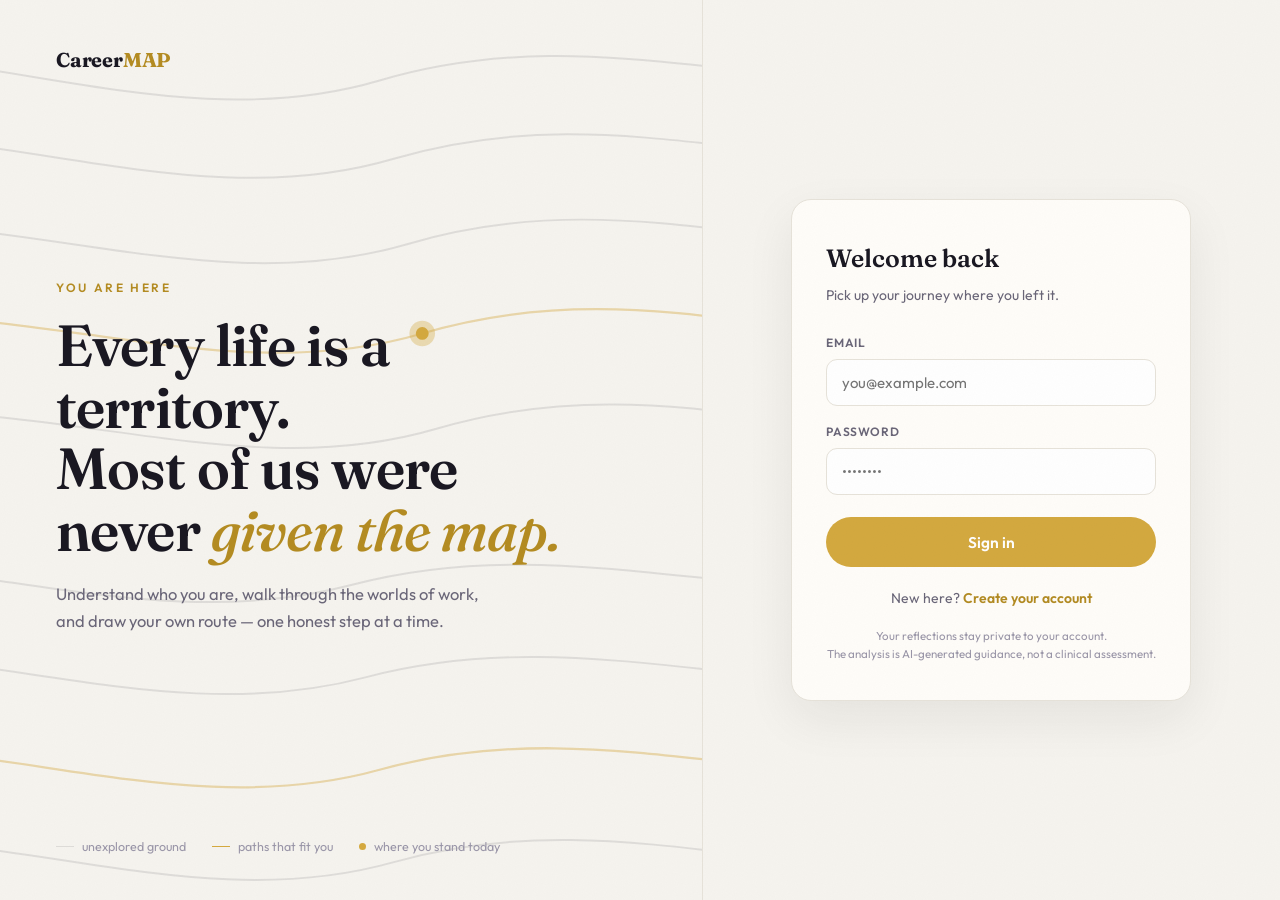
<file: frontend/index.html>
<!DOCTYPE html>
<html lang="en">
<head>
<meta charset="UTF-8" />
<meta name="viewport" content="width=device-width, initial-scale=1.0" />
<title>CareerMAP — Find your way</title>
<link rel="preconnect" href="https://fonts.googleapis.com" />
<link href="https://fonts.googleapis.com/css2?family=Fraunces:ital,opsz,wght@0,9..144,400;0,9..144,600;0,9..144,700;1,9..144,400;1,9..144,500&family=Outfit:wght@300;400;500;600;700&display=swap" rel="stylesheet" />
<style>
  :root{
    --paper:#f6f4ef; --card:#fffdf9; --ink:#1a1822; --muted:#6a6678; --faint:#9a96a8;
    --gold:#d4a93f; --gold-deep:#b38b22; --gold-soft:rgba(212,169,63,.12);
    --border:#e7e3da; --green:#1f9d6b; --red:#b54747;
    --contour:rgba(26,24,34,.10);
  }
  *{box-sizing:border-box;margin:0;padding:0;}
  html,body{height:100%;}
  body{font-family:'Outfit',sans-serif;background:var(--paper);color:var(--ink);line-height:1.6;}

  /* faint paper grain over everything */
  body::after{content:"";position:fixed;inset:0;pointer-events:none;opacity:.5;mix-blend-mode:multiply;
    background-image:url("data:image/svg+xml,%3Csvg xmlns='http://www.w3.org/2000/svg' width='140' height='140'%3E%3Cfilter id='n'%3E%3CfeTurbulence type='fractalNoise' baseFrequency='0.9' numOctaves='2'/%3E%3CfeColorMatrix values='0 0 0 0 0 0 0 0 0 0 0 0 0 0 0 0 0 0 0.025 0'/%3E%3C/filter%3E%3Crect width='100%25' height='100%25' filter='url(%23n)'/%3E%3C/svg%3E");}

  .shell{display:flex;min-height:100vh;}

  /* ── Left: the territory ─────────────────────────────── */
  .terrain{position:relative;flex:1.15;display:flex;flex-direction:column;justify-content:space-between;
    padding:44px 56px;overflow:hidden;border-right:1px solid var(--border);}
  .terrain svg.contours{position:absolute;inset:-10%;width:120%;height:120%;z-index:0;}
  .contour-line{fill:none;stroke:var(--contour);stroke-width:1.4;}
  .contour-line.gold{stroke:rgba(212,169,63,.4);stroke-width:1.6;}
  @media (prefers-reduced-motion: no-preference){
    .drift{animation:drift 26s ease-in-out infinite alternate;}
    .drift2{animation:drift 34s ease-in-out infinite alternate-reverse;}
    @keyframes drift{from{transform:translate(0,0) rotate(0deg);}to{transform:translate(-26px,18px) rotate(.6deg);}}
    .pulse{animation:pulse 2.6s ease-in-out infinite;transform-origin:center;transform-box:fill-box;}
    @keyframes pulse{0%,100%{opacity:.9;transform:scale(1);}50%{opacity:.45;transform:scale(1.7);}}
  }

  .brand{position:relative;z-index:1;font-family:'Fraunces',serif;font-weight:700;font-size:20px;letter-spacing:-.01em;}
  .brand b{color:var(--gold-deep);font-weight:700;}

  .manifesto{position:relative;z-index:1;max-width:540px;}
  .kicker{font-size:12px;font-weight:600;letter-spacing:.22em;text-transform:uppercase;color:var(--gold-deep);margin-bottom:18px;}
  .manifesto h1{font-family:'Fraunces',serif;font-weight:600;font-size:clamp(34px,4.6vw,58px);line-height:1.06;letter-spacing:-.015em;margin-bottom:20px;}
  .manifesto h1 em{font-style:italic;font-weight:500;color:var(--gold-deep);}
  .manifesto p{font-size:16.5px;color:var(--muted);max-width:430px;}

  .legend{position:relative;z-index:1;display:flex;gap:26px;flex-wrap:wrap;font-size:12.5px;color:var(--faint);}
  .legend span{display:flex;align-items:center;gap:8px;}
  .legend i{width:18px;height:0;border-top:1.6px solid var(--contour);display:inline-block;}
  .legend i.g{border-top:1.6px solid var(--gold);}
  .legend i.dot{width:7px;height:7px;border:none;border-radius:50%;background:var(--gold);}

  /* ── Right: the doorway ──────────────────────────────── */
  .doorway{flex:1;display:flex;align-items:center;justify-content:center;padding:44px 32px;}
  .auth-card{width:100%;max-width:400px;background:var(--card);border:1px solid var(--border);border-radius:20px;
    padding:38px 34px;box-shadow:0 18px 50px rgba(26,24,34,.07);}
  .auth-head{font-family:'Fraunces',serif;font-size:25px;font-weight:600;margin-bottom:6px;}
  .auth-sub{font-size:14px;color:var(--muted);margin-bottom:26px;}

  .field{margin-bottom:16px;}
  .field label{display:block;font-size:12px;font-weight:600;letter-spacing:.05em;text-transform:uppercase;color:var(--muted);margin-bottom:7px;}
  .field input{width:100%;padding:13px 15px;border:1.5px solid var(--border);border-radius:11px;background:#fff;
    font-family:'Outfit',sans-serif;font-size:15px;color:var(--ink);outline:none;transition:border-color .18s;}
  .field input:focus{border-color:var(--gold);}

  .btn-go{width:100%;margin-top:6px;padding:15px;border:none;border-radius:30px;background:var(--gold);color:#fff;
    font-family:'Outfit',sans-serif;font-size:15.5px;font-weight:600;cursor:pointer;transition:.18s;}
  .btn-go:hover:not(:disabled){transform:translateY(-2px);box-shadow:0 10px 26px rgba(212,169,63,.4);}
  .btn-go:disabled{opacity:.65;cursor:wait;transform:none;}

  .swap{text-align:center;margin-top:20px;font-size:14px;color:var(--muted);}
  .swap span{color:var(--gold-deep);font-weight:600;cursor:pointer;}
  .swap span:hover{text-decoration:underline;}

  .msg{display:none;font-size:13.5px;line-height:1.55;border-radius:10px;padding:11px 14px;margin-bottom:16px;}
  .msg.err{display:block;background:#fdf1f0;border:1px solid #f2cfcb;color:var(--red);}
  .msg.info{display:block;background:var(--gold-soft);border:1px solid rgba(212,169,63,.35);color:#7a6420;}

  .tiny{margin-top:18px;text-align:center;font-size:11.5px;color:var(--faint);line-height:1.5;}

  /* ── Mobile ──────────────────────────────────────────── */
  @media (max-width:860px){
    .shell{flex-direction:column;}
    .terrain{flex:none;min-height:300px;padding:28px 24px;border-right:none;border-bottom:1px solid var(--border);gap:26px;}
    .legend{display:none;}
    .doorway{padding:30px 18px 50px;}
    .auth-card{box-shadow:none;border-radius:16px;padding:30px 24px;}
  }
</style>
</head>
<body>
<div class="shell">

  <!-- LEFT: unmapped terrain -->
  <div class="terrain">
    <svg class="contours" viewBox="0 0 900 760" preserveAspectRatio="xMidYMid slice" aria-hidden="true">
      <g class="drift">
        <path class="contour-line" d="M-40,120 C140,60 300,170 470,120 C640,70 760,150 940,100"/>
        <path class="contour-line" d="M-40,180 C150,115 310,225 480,175 C650,125 770,205 940,158"/>
        <path class="contour-line" d="M-40,245 C160,175 320,285 490,235 C660,185 780,265 940,220"/>
        <path class="contour-line gold" d="M-40,312 C170,238 330,348 500,298 C670,248 790,328 940,285"/>
        <path class="contour-line" d="M-40,380 C180,305 340,415 510,365 C680,315 800,395 940,352"/>
      </g>
      <g class="drift2">
        <path class="contour-line" d="M-40,480 C120,420 280,520 450,475 C620,430 760,510 940,460"/>
        <path class="contour-line" d="M-40,545 C130,482 290,585 460,540 C630,495 770,575 940,525"/>
        <path class="contour-line gold" d="M-40,612 C140,545 300,652 470,605 C640,558 780,640 940,592"/>
        <path class="contour-line" d="M-40,678 C150,608 310,718 480,670 C650,622 790,705 940,658"/>
      </g>
      <!-- you are here -->
      <g>
        <circle class="pulse" cx="500" cy="298" r="9" fill="rgba(212,169,63,.35)"/>
        <circle cx="500" cy="298" r="4.5" fill="#d4a93f"/>
      </g>
    </svg>

    <div class="brand">Career<b>MAP</b></div>

    <div class="manifesto">
      <div class="kicker">You are here</div>
      <h1>Every life is a territory.<br/>Most of us were never <em>given the map.</em></h1>
      <p>Understand who you are, walk through the worlds of work, and draw your own route — one honest step at a time.</p>
    </div>

    <div class="legend">
      <span><i></i> unexplored ground</span>
      <span><i class="g"></i> paths that fit you</span>
      <span><i class="dot"></i> where you stand today</span>
    </div>
  </div>

  <!-- RIGHT: the doorway -->
  <div class="doorway">
    <div class="auth-card">
      <div class="auth-head" id="auth-head">Welcome back</div>
      <div class="auth-sub" id="auth-sub">Pick up your journey where you left it.</div>

      <div class="msg" id="msg"></div>

      <form id="auth-form">
        <div class="field">
          <label for="email">Email</label>
          <input type="email" id="email" required autocomplete="email" placeholder="you@example.com" />
        </div>
        <div class="field">
          <label for="password">Password</label>
          <input type="password" id="password" required autocomplete="current-password" placeholder="••••••••" />
        </div>
        <button type="submit" class="btn-go" id="btn-go">Sign in</button>
      </form>

      <div class="swap" id="swap">New here? <span onclick="toggleMode()">Create your account</span></div>
      <div class="tiny">Your reflections stay private to your account.<br/>The analysis is AI-generated guidance, not a clinical assessment.</div>
    </div>
  </div>
</div>

<script src="config.js"></script>
<script src="userstore.js"></script>
<script>
  let isLogin = true;
  Config.wakeServer(); // free-tier servers sleep; wake it while the user types

  function setMsg(text, type){
    const m = document.getElementById('msg');
    if(!text){ m.className='msg'; m.textContent=''; return; }
    m.className = 'msg ' + (type||'err');
    m.textContent = text;
  }

  function toggleMode(){
    isLogin = !isLogin;
    setMsg('');
    document.getElementById('auth-head').textContent = isLogin ? 'Welcome back' : 'Begin your map';
    document.getElementById('auth-sub').textContent  = isLogin
      ? 'Pick up your journey where you left it.'
      : 'One account. Your whole journey, saved.';
    document.getElementById('btn-go').textContent = isLogin ? 'Sign in' : 'Create account';
    document.getElementById('password').autocomplete = isLogin ? 'current-password' : 'new-password';
    document.getElementById('swap').innerHTML = isLogin
      ? 'New here? <span onclick="toggleMode()">Create your account</span>'
      : 'Already have an account? <span onclick="toggleMode()">Sign in</span>';
  }

  document.getElementById('auth-form').addEventListener('submit', async (e) => {
    e.preventDefault();
    const email = document.getElementById('email').value.trim();
    const password = document.getElementById('password').value;
    const btn = document.getElementById('btn-go');
    const endpoint = isLogin ? '/auth/login' : '/auth/register';

    btn.disabled = true;
    btn.textContent = isLogin ? 'Signing in…' : 'Creating account…';
    setMsg('');

    // Free-tier backends can take ~30s to wake from sleep — tell the user.
    const slowNote = setTimeout(() => {
      setMsg('Waking up the server — this can take up to 30 seconds the first time. Hang on…', 'info');
    }, 4000);

    try {
      const res = await fetch(`${Config.BACKEND_URL}${endpoint}`, {
        method: 'POST',
        headers: { 'Content-Type': 'application/json' },
        body: JSON.stringify({ email, password })
      });
      clearTimeout(slowNote);
      const data = await res.json().catch(() => ({}));
      if (!res.ok) throw new Error(data.error || 'Something went wrong. Please try again.');

      // ── store session ──
      localStorage.setItem('token', data.token);
      if (data.user) localStorage.setItem('user', JSON.stringify(data.user));
      const uid = data.user && (data.user.id ?? data.user.email);
      if (uid != null) localStorage.setItem('current_user_id', String(uid));

      // ── pull this user's saved journey from the server (cross-device) ──
      setMsg('Loading your journey…', 'info');
      await userStore.hydrate();

      // ── route ──
      const status = data.journey_status;
      if (!isLogin) {
        window.location.href = 'intro.html';               // brand-new → intro
      } else if (userStore.get('intro_done')) {
        window.location.href = 'profile.html';             // returning → home base
      } else if (status === 'New') {
        window.location.href = 'intro.html';               // never did intro
      } else {
        window.location.href = 'profile.html';
      }
    } catch (err) {
      clearTimeout(slowNote);
      const offline = (err instanceof TypeError);
      setMsg(offline
        ? 'Cannot reach the server right now. Please check your connection and try again in a moment.'
        : err.message);
      btn.disabled = false;
      btn.textContent = isLogin ? 'Sign in' : 'Create account';
    }
  });
</script>
</body>
</html>
</file>
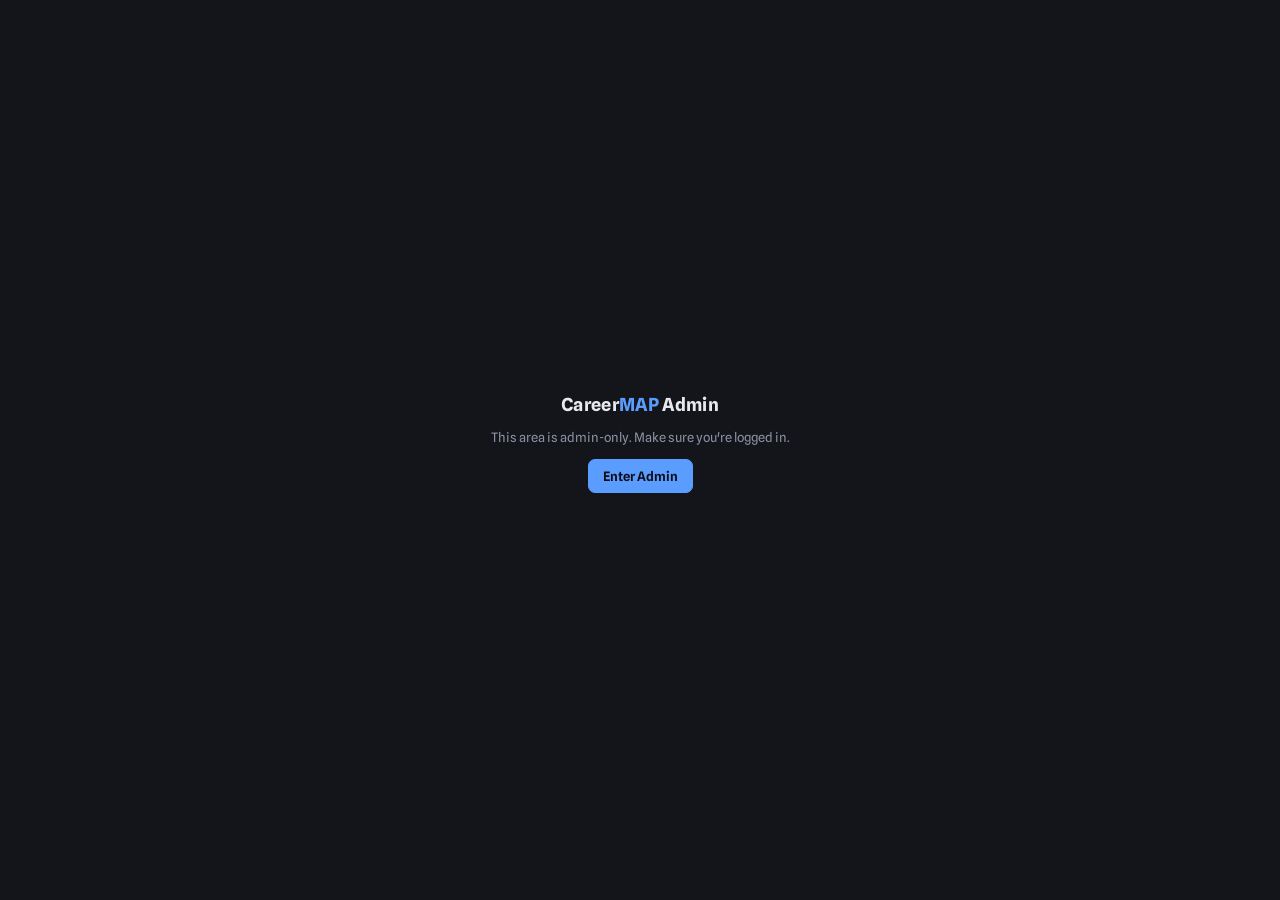
<file: frontend/admin.html>
<!DOCTYPE html>
<html lang="en">
<head>
<meta charset="UTF-8" />
<meta name="viewport" content="width=device-width, initial-scale=1.0" />
<title>CareerMAP — Content Admin</title>
<link rel="preconnect" href="https://fonts.googleapis.com" />
<link href="https://fonts.googleapis.com/css2?family=Spline+Sans:wght@400;500;600;700&family=Spline+Sans+Mono:wght@400;500;600&display=swap" rel="stylesheet" />
<style>
  :root{
    --bg:#13151a;--panel:#1a1d24;--panel2:#21252e;--line:#2c313c;
    --text:#e8e9ec;--muted:#8a90a0;--faint:#5a6072;
    --accent:#5b9cff;--accent-soft:rgba(91,156,255,.12);
    --green:#4caf7e;--amber:#e0a83c;--red:#e06a6a;--red-soft:rgba(224,106,106,.12);
  }
  *{box-sizing:border-box;margin:0;padding:0;}
  body{font-family:'Spline Sans',sans-serif;background:var(--bg);color:var(--text);height:100vh;overflow:hidden;font-size:14px;}
  .mono{font-family:'Spline Sans Mono',monospace;}

  .topbar{height:54px;display:flex;align-items:center;justify-content:space-between;padding:0 20px;border-bottom:1px solid var(--line);background:var(--panel);}
  .brand{font-weight:700;font-size:15px;letter-spacing:.02em;}
  .brand b{color:var(--accent);}
  .topbar-actions{display:flex;gap:10px;align-items:center;}
  .status{font-size:12px;color:var(--muted);margin-right:8px;}
  .status.dirty{color:var(--amber);}
  .status.saved{color:var(--green);}
  .btn{border:1px solid var(--line);background:var(--panel2);color:var(--text);border-radius:7px;padding:8px 14px;font-family:inherit;font-size:13px;font-weight:600;cursor:pointer;transition:.15s;}
  .btn:hover{border-color:var(--accent);}
  .btn-primary{background:var(--accent);border-color:var(--accent);color:#0a0d14;}
  .btn-primary:hover{opacity:.9;}
  .btn-danger{color:var(--red);border-color:transparent;background:transparent;}
  .btn-danger:hover{background:var(--red-soft);border-color:var(--red);}
  .btn-sm{padding:5px 10px;font-size:12px;}

  .layout{display:grid;grid-template-columns:230px 250px 1fr;height:calc(100vh - 54px);}
  .col{overflow-y:auto;border-right:1px solid var(--line);}
  .col-head{position:sticky;top:0;background:var(--panel);padding:11px 14px;font-size:11px;font-weight:700;text-transform:uppercase;letter-spacing:.1em;color:var(--faint);border-bottom:1px solid var(--line);display:flex;justify-content:space-between;align-items:center;z-index:2;}
  .col-head .add{color:var(--accent);cursor:pointer;font-size:16px;line-height:1;}

  .item{padding:10px 14px;cursor:pointer;border-bottom:1px solid rgba(255,255,255,.03);display:flex;align-items:center;gap:9px;transition:background .1s;}
  .item:hover{background:var(--panel2);}
  .item.active{background:var(--accent-soft);box-shadow:inset 3px 0 0 var(--accent);}
  .item .ico{font-size:15px;}
  .item .lbl{flex:1;font-weight:500;line-height:1.25;}
  .item .cnt{font-size:11px;color:var(--faint);}
  .item.disabled .lbl{color:var(--faint);text-decoration:line-through;}

  .editor{overflow-y:auto;padding:24px 30px 80px;background:var(--bg);}
  .editor-empty{display:flex;align-items:center;justify-content:center;height:100%;color:var(--faint);text-align:center;flex-direction:column;gap:8px;}
  .crumb{font-size:12px;color:var(--muted);margin-bottom:4px;}
  .crumb b{color:var(--text);}
  .ed-title{font-size:20px;font-weight:700;margin-bottom:20px;display:flex;align-items:center;gap:12px;flex-wrap:wrap;}
  .pill{font-size:11px;font-weight:600;padding:3px 9px;border-radius:20px;background:var(--panel2);color:var(--muted);border:1px solid var(--line);}

  .field{margin-bottom:16px;}
  .field-row{display:flex;align-items:center;justify-content:space-between;margin-bottom:5px;}
  .field-key{font-size:12px;font-weight:600;color:var(--muted);font-family:'Spline Sans Mono',monospace;}
  .field-del{color:var(--faint);cursor:pointer;font-size:12px;border:none;background:none;}
  .field-del:hover{color:var(--red);}
  input.f,textarea.f,select.f{width:100%;background:var(--panel);border:1px solid var(--line);border-radius:7px;padding:10px 12px;color:var(--text);font-family:inherit;font-size:14px;outline:none;resize:vertical;line-height:1.5;}
  input.f:focus,textarea.f:focus{border-color:var(--accent);}
  .f.toggle{display:flex;align-items:center;gap:8px;cursor:pointer;width:auto;padding:0;border:none;background:none;}
  .switch{width:38px;height:22px;border-radius:20px;background:var(--line);position:relative;transition:.15s;flex-shrink:0;}
  .switch.on{background:var(--green);}
  .switch::after{content:"";position:absolute;width:16px;height:16px;border-radius:50%;background:#fff;top:3px;left:3px;transition:.15s;}
  .switch.on::after{left:19px;}

  .addfield{margin-top:20px;padding:16px;border:1px dashed var(--line);border-radius:9px;background:var(--panel);}
  .addfield h4{font-size:12px;text-transform:uppercase;letter-spacing:.08em;color:var(--faint);margin-bottom:10px;}
  .addfield-row{display:flex;gap:8px;}
  .addfield-row input{flex:1;}
  .quickfields{display:flex;flex-wrap:wrap;gap:6px;margin-top:10px;}
  .qf{font-size:11px;padding:4px 9px;border-radius:6px;background:var(--panel2);border:1px solid var(--line);cursor:pointer;color:var(--muted);}
  .qf:hover{border-color:var(--accent);color:var(--accent);}

  .section-divider{margin:24px 0 14px;font-size:11px;text-transform:uppercase;letter-spacing:.1em;color:var(--faint);border-top:1px solid var(--line);padding-top:14px;}
  .login{display:flex;align-items:center;justify-content:center;height:100vh;flex-direction:column;gap:14px;}
  .login input{width:280px;}
  .hidden{display:none!important;}
  .toast{position:fixed;bottom:20px;left:50%;transform:translateX(-50%);background:var(--panel2);border:1px solid var(--line);border-radius:9px;padding:12px 20px;font-size:13px;box-shadow:0 10px 30px rgba(0,0,0,.4);z-index:100;opacity:0;transition:.2s;pointer-events:none;}
  .toast.show{opacity:1;}
  .toast.err{border-color:var(--red);color:var(--red);}
  .toast.ok{border-color:var(--green);color:var(--green);}
</style>
</head>
<body>

<div id="app" class="hidden">
  <div class="topbar">
    <div class="brand">Career<b>MAP</b> · Content Admin</div>
    <div class="topbar-actions">
      <span class="status" id="status">Loaded</span>
      <button class="btn" onclick="reloadData()">Reload</button>
      <button class="btn" onclick="downloadJSON()">Download JSON</button>
      <button class="btn btn-primary" onclick="saveData()" id="saveBtn">Save to server</button>
    </div>
  </div>

  <div class="layout">
    <!-- WORLDS -->
    <div class="col">
      <div class="col-head">Worlds <span class="add" title="Add world" onclick="addWorld()">+</span></div>
      <div id="worlds"></div>
    </div>
    <!-- FAMILIES -->
    <div class="col">
      <div class="col-head">Families <span class="add" title="Add family" onclick="addFamily()">+</span></div>
      <div id="families"></div>
    </div>
    <!-- EDITOR -->
    <div class="editor" id="editor">
      <div class="editor-empty">Select a world, then a family, then a role to edit.<br>Or edit the world / family details directly.</div>
    </div>
  </div>
</div>

<div id="login" class="login">
  <div class="brand" style="font-size:18px;">Career<b style="color:var(--accent)">MAP</b> Admin</div>
  <p style="color:var(--muted);font-size:13px;">This area is admin-only. Make sure you're logged in.</p>
  <button class="btn btn-primary" onclick="boot()">Enter Admin</button>
  <p id="loginerr" style="color:var(--red);font-size:12px;"></p>
</div>

<div class="toast" id="toast"></div>

<script src="config.js"></script>
<script>
  const token = localStorage.getItem("token");
  // editing target: which world/family/role is selected
  let DATA = null;
  let wi = -1, fi = -1, ri = -1;   // indices: world, family, role
  let dirty = false;

  // Fields that get special widgets; everything else is treated as text.
  const BOOL_FIELDS = ["enabled"];
  const LONG_FIELDS = ["intro","one_thing","wont_give","description","reality","day_to_day","blurb","where_it_leads","needs","path_in"];
  // suggested fields you can add with one click
  const SUGGESTED = ["day_to_day","where_it_leads","needs","path_in","access","tag","cross_link"];

  function setStatus(t, cls){ const s=document.getElementById("status"); s.textContent=t; s.className="status"+(cls?" "+cls:""); }
  function markDirty(){ dirty=true; setStatus("Unsaved changes","dirty"); }
  function toast(msg, kind){ const t=document.getElementById("toast"); t.textContent=msg; t.className="toast show "+(kind||""); setTimeout(()=>t.className="toast",2200); }

  async function boot(){
    if(!token){ document.getElementById("loginerr").textContent="No login token found. Log in to the main app first."; return; }
    await loadData();
  }

  async function loadData(){
    try{
      const res = await fetch(`${Config.BACKEND_URL}/quiz/admin/industries`, {
        headers:{ "Authorization":`Bearer ${token}` }
      });
      if(res.status===403){ document.getElementById("loginerr").textContent="Your account isn't an admin. Add your email to ADMIN_EMAILS on the server."; return; }
      if(!res.ok) throw new Error("HTTP "+res.status);
      DATA = await res.json();
      document.getElementById("login").classList.add("hidden");
      document.getElementById("app").classList.remove("hidden");
      setStatus("Loaded","saved");
      renderWorlds(); renderFamilies(); renderEditor();
    }catch(e){
      document.getElementById("loginerr").textContent="Couldn't load content: "+e.message+". Is the backend running and the endpoint added?";
    }
  }
  function reloadData(){ if(dirty && !confirm("Discard unsaved changes and reload?")) return; dirty=false; loadData(); }

  // ---------- WORLDS ----------
  function renderWorlds(){
    const el=document.getElementById("worlds"); el.innerHTML="";
    DATA.industries.forEach((ind,i)=>{
      const d=document.createElement("div");
      d.className="item"+(i===wi?" active":"")+(ind.enabled===false?" disabled":"");
      const roles=(ind.families||[]).reduce((s,f)=>s+(f.roles||[]).length,0);
      d.innerHTML=`<span class="ico">${ind.icon||"🗂️"}</span><span class="lbl">${ind.short||ind.name||"(unnamed)"}</span><span class="cnt">${(ind.families||[]).length}f·${roles}r</span>`;
      d.onclick=()=>{ wi=i; fi=-1; ri=-1; renderWorlds(); renderFamilies(); renderEditor(); };
      el.appendChild(d);
    });
  }
  function addWorld(){
    DATA.industries.push({key:"new_world_"+Date.now(),name:"New World",short:"New",icon:"🗂️",intro:"",one_thing:"",wont_give:"",enabled:true,families:[]});
    wi=DATA.industries.length-1; fi=-1; ri=-1; markDirty(); renderWorlds(); renderFamilies(); renderEditor();
  }

  // ---------- FAMILIES ----------
  function renderFamilies(){
    const el=document.getElementById("families"); el.innerHTML="";
    if(wi<0){ el.innerHTML='<div style="padding:14px;color:var(--faint);font-size:12px;">Pick a world →</div>'; return; }
    (DATA.industries[wi].families||[]).forEach((fam,i)=>{
      const d=document.createElement("div");
      d.className="item"+(i===fi?" active":"");
      d.innerHTML=`<span class="lbl">${fam.name||"(unnamed family)"}</span><span class="cnt">${(fam.roles||[]).length}</span>`;
      d.onclick=()=>{ fi=i; ri=-1; renderFamilies(); renderEditor(); };
      el.appendChild(d);
    });
  }
  function addFamily(){
    if(wi<0){ toast("Pick a world first","err"); return; }
    DATA.industries[wi].families.push({name:"New Family",blurb:"",roles:[]});
    fi=DATA.industries[wi].families.length-1; ri=-1; markDirty(); renderFamilies(); renderEditor();
  }

  // ---------- EDITOR ----------
  function renderEditor(){
    const el=document.getElementById("editor");
    if(wi<0){ el.innerHTML='<div class="editor-empty">Select a world to begin.</div>'; return; }
    const ind=DATA.industries[wi];

    // WORLD-level editing (when no family selected)
    if(fi<0){
      el.innerHTML=`<div class="crumb">World</div>
        <div class="ed-title">${ind.icon||""} ${ind.name||""}</div>`;
      el.appendChild(fieldsFor(ind, ["key","name","short","icon","intro","one_thing","wont_give","enabled"], ()=>{renderWorlds();}));
      el.appendChild(addFieldBox(ind));
      return;
    }

    const fam=ind.families[fi];

    // FAMILY header + role list + family fields
    let html=`<div class="crumb"><b>${ind.short||ind.name}</b> › Family</div>
      <div class="ed-title">${fam.name||"(family)"} <span class="pill">${(fam.roles||[]).length} roles</span></div>`;
    el.innerHTML=html;

    // family's own fields
    el.appendChild(fieldsFor(fam, ["name","blurb"], ()=>{renderFamilies();}));
    el.appendChild(addFieldBox(fam));

    // ROLES section
    const rd=document.createElement("div");
    rd.className="section-divider"; rd.textContent="Roles in this family";
    el.appendChild(rd);

    (fam.roles||[]).forEach((role,i)=>{
      const card=document.createElement("div");
      card.style.cssText="border:1px solid var(--line);border-radius:9px;margin-bottom:10px;overflow:hidden;";
      const open = i===ri;
      const head=document.createElement("div");
      head.style.cssText="padding:11px 14px;display:flex;align-items:center;gap:10px;cursor:pointer;background:var(--panel);";
      head.innerHTML=`<span style="flex:1;font-weight:600;">${role.name||"(unnamed role)"}</span>
        ${role.access?`<span class="pill">${role.access}</span>`:""}
        <span style="color:var(--faint);font-size:12px;">${open?"▾":"▸"}</span>`;
      head.onclick=()=>{ ri = open? -1 : i; renderEditor(); };
      card.appendChild(head);

      if(open){
        const body=document.createElement("div");
        body.style.cssText="padding:16px 14px;background:var(--bg);border-top:1px solid var(--line);";
        // show ALL fields the role has (flexible), name first
        const keys=Object.keys(role);
        const ordered=["name",...keys.filter(k=>k!=="name")];
        body.appendChild(fieldsFor(role, ordered, ()=>{renderEditor();}, true));
        body.appendChild(addFieldBox(role));
        const del=document.createElement("button");
        del.className="btn btn-danger btn-sm"; del.style.marginTop="12px";
        del.textContent="Delete this role";
        del.onclick=()=>{ if(confirm("Delete role: "+(role.name||"")+"?")){ fam.roles.splice(i,1); ri=-1; markDirty(); renderFamilies(); renderEditor(); } };
        body.appendChild(del);
        card.appendChild(body);
      }
      el.appendChild(card);
    });

    const addRole=document.createElement("button");
    addRole.className="btn btn-sm"; addRole.textContent="+ Add role";
    addRole.onclick=()=>{ fam.roles.push({name:"New Role",description:"",reality:"",tag:"",cross_link:"",enabled:true}); ri=fam.roles.length-1; markDirty(); renderFamilies(); renderEditor(); };
    el.appendChild(addRole);

    const delFam=document.createElement("button");
    delFam.className="btn btn-danger btn-sm"; delFam.style.marginLeft="8px"; delFam.textContent="Delete family";
    delFam.onclick=()=>{ if(confirm("Delete family: "+(fam.name||"")+" and all its roles?")){ ind.families.splice(fi,1); fi=-1; ri=-1; markDirty(); renderFamilies(); renderEditor(); } };
    el.appendChild(delFam);
  }

  // build editable fields for an object, given an ordered key list
  function fieldsFor(obj, keys, onChangeExtra, includeAll){
    const wrap=document.createElement("div");
    const shown = includeAll ? keys : keys.filter(k=>k in obj || true); // for fixed objects we still show listed keys
    shown.forEach(key=>{
      if(!(key in obj)) obj[key] = BOOL_FIELDS.includes(key)? true : "";
      const f=document.createElement("div"); f.className="field";
      const row=document.createElement("div"); row.className="field-row";
      row.innerHTML=`<span class="field-key">${key}</span>`;
      // allow deleting custom (non-core) fields
      const core=["name","key"];
      if(!core.includes(key)){
        const del=document.createElement("button"); del.className="field-del"; del.textContent="remove field";
        del.onclick=()=>{ delete obj[key]; markDirty(); renderEditor(); };
        row.appendChild(del);
      }
      f.appendChild(row);

      if(BOOL_FIELDS.includes(key) || typeof obj[key]==="boolean"){
        const t=document.createElement("div"); t.className="f toggle";
        const sw=document.createElement("div"); sw.className="switch"+(obj[key]?" on":"");
        const lab=document.createElement("span"); lab.style.color="var(--muted)"; lab.textContent=obj[key]?"Enabled / shown":"Disabled / hidden";
        t.appendChild(sw); t.appendChild(lab);
        t.onclick=()=>{ obj[key]=!obj[key]; markDirty(); sw.className="switch"+(obj[key]?" on":""); lab.textContent=obj[key]?"Enabled / shown":"Disabled / hidden"; if(onChangeExtra)onChangeExtra(); };
        f.appendChild(t);
      } else if(LONG_FIELDS.includes(key) || (typeof obj[key]==="string" && obj[key].length>60)){
        const ta=document.createElement("textarea"); ta.className="f"; ta.rows=3; ta.value=obj[key]||"";
        ta.oninput=()=>{ obj[key]=ta.value; markDirty(); };
        ta.onblur=()=>{ if(onChangeExtra)onChangeExtra(); };
        f.appendChild(ta);
      } else {
        const inp=document.createElement("input"); inp.className="f"; inp.value=obj[key]||"";
        inp.oninput=()=>{ obj[key]=inp.value; markDirty(); };
        inp.onblur=()=>{ if(onChangeExtra)onChangeExtra(); };
        f.appendChild(inp);
      }
      wrap.appendChild(f);
    });
    return wrap;
  }

  // the "add a new field" box — the flexible-fields feature
  function addFieldBox(obj){
    const box=document.createElement("div"); box.className="addfield";
    box.innerHTML=`<h4>Add a new field</h4>`;
    const row=document.createElement("div"); row.className="addfield-row";
    const inp=document.createElement("input"); inp.className="f"; inp.placeholder="field name (e.g. needs, day_to_day, salary_note)";
    const btn=document.createElement("button"); btn.className="btn btn-sm"; btn.textContent="Add";
    const doAdd=(name)=>{
      let k=(name||inp.value).trim().toLowerCase().replace(/[^a-z0-9_]+/g,"_").replace(/^_+|_+$/g,"");
      if(!k){ toast("Enter a field name","err"); return; }
      if(k in obj){ toast("Field already exists","err"); return; }
      obj[k]=""; markDirty(); renderEditor();
    };
    btn.onclick=()=>doAdd();
    inp.onkeydown=(e)=>{ if(e.key==="Enter") doAdd(); };
    row.appendChild(inp); row.appendChild(btn); box.appendChild(row);

    const quick=document.createElement("div"); quick.className="quickfields";
    SUGGESTED.forEach(s=>{ if(!(s in obj)){ const q=document.createElement("span"); q.className="qf"; q.textContent="+ "+s; q.onclick=()=>doAdd(s); quick.appendChild(q);} });
    box.appendChild(quick);
    return box;
  }

  // ---------- SAVE ----------
  async function saveData(){
    const btn=document.getElementById("saveBtn"); btn.disabled=true; btn.textContent="Saving…";
    try{
      const res=await fetch(`${Config.BACKEND_URL}/quiz/admin/industries`,{
        method:"POST",
        headers:{"Content-Type":"application/json","Authorization":`Bearer ${token}`},
        body:JSON.stringify(DATA)
      });
      const out=await res.json();
      if(!res.ok) throw new Error(out.error||("HTTP "+res.status));
      dirty=false; setStatus(`Saved · ${out.industries} worlds, ${out.roles} roles`,"saved");
      toast("Saved to server ✓","ok");
    }catch(e){
      toast("Save failed: "+e.message,"err"); setStatus("Save failed","dirty");
    }finally{ btn.disabled=false; btn.textContent="Save to server"; }
  }

  function downloadJSON(){
    const blob=new Blob([JSON.stringify(DATA,null,2)],{type:"application/json"});
    const a=document.createElement("a"); a.href=URL.createObjectURL(blob); a.download="industries.json"; a.click();
  }

  window.addEventListener("beforeunload",(e)=>{ if(dirty){ e.preventDefault(); e.returnValue=""; } });

  // auto-boot if token present
  if(token) boot(); 
</script>
</body>
</html>
</file>
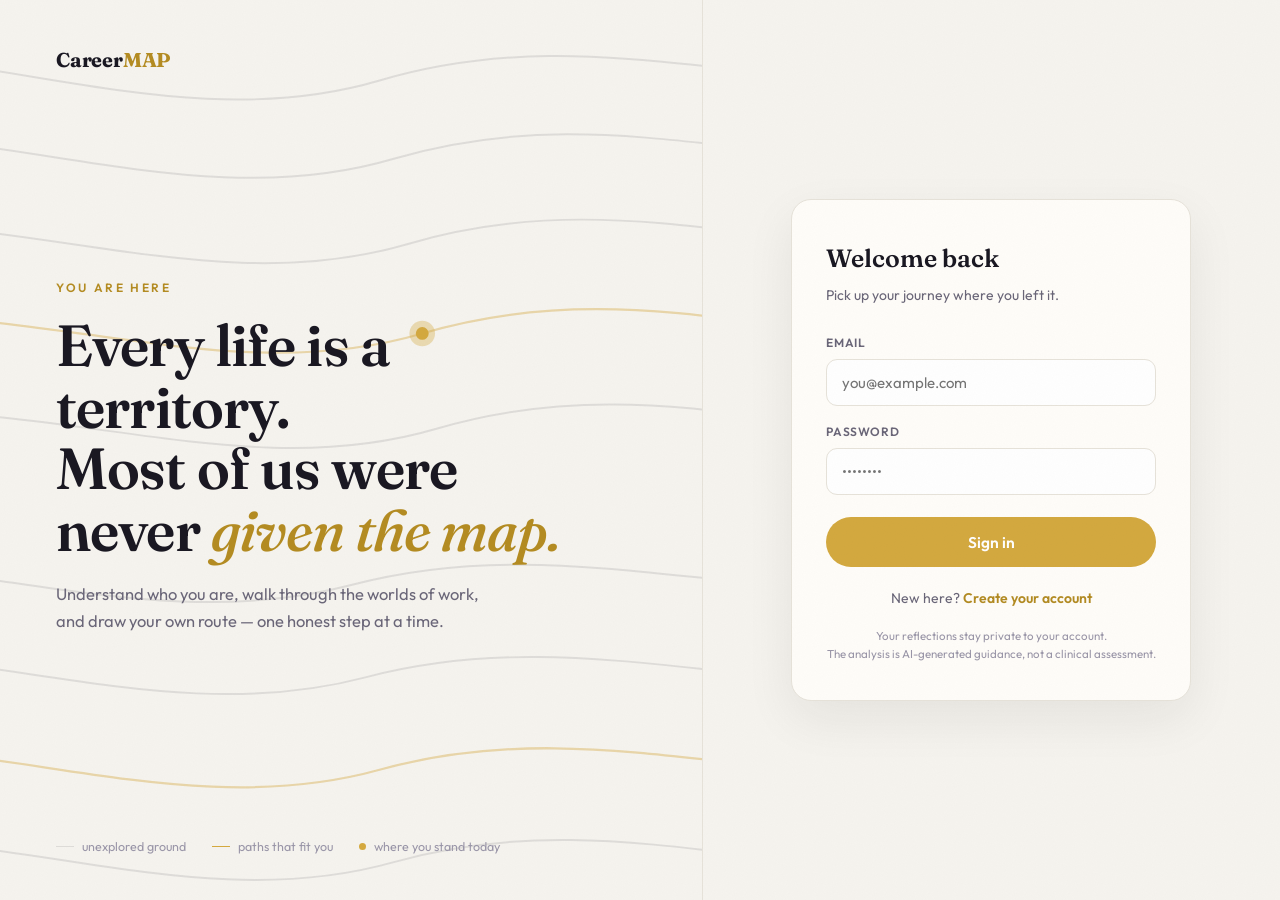
<file: frontend/analysis.html>
<!DOCTYPE html>
<html lang="en">
<head>
  <meta charset="UTF-8" />
  <meta name="viewport" content="width=device-width, initial-scale=1.0" />
  <title>CareerMAP — Your Results</title>
  <link rel="preconnect" href="https://fonts.googleapis.com" />
  <link href="https://fonts.googleapis.com/css2?family=Playfair+Display:ital,wght@0,700;0,900;1,400&family=DM+Sans:wght@400;500;600;700&display=swap" rel="stylesheet" />
  <style>
    :root{
      --bg:#f4f5f7;--card:#ffffff;--text:#111118;--muted:#646473;
      --gold:#b38b22;--gold-soft:rgba(179,139,34,0.08);--border:#e2e4e9;
      --red:#b54747;--red-bg:#fff5f5;--green:#16a34a;--ink:#1a1a22;
    }
    *{box-sizing:border-box;margin:0;padding:0;}
    body{font-family:'DM Sans',sans-serif;background:var(--bg);color:var(--text);min-height:100vh;padding-bottom:90px;}
    .nav{padding:20px 36px;display:flex;justify-content:space-between;align-items:center;border-bottom:1px solid var(--border);background:#fff;position:sticky;top:0;z-index:10;}
    .brand{font-family:'Playfair Display',serif;font-size:19px;font-weight:900;}
    .nav-label{font-size:12px;font-weight:700;color:var(--muted);text-transform:uppercase;letter-spacing:0.08em;}
    .container{max-width:780px;margin:0 auto;padding:48px 22px 0;}

    .header{text-align:center;margin-bottom:14px;}
    .header-label{font-size:11px;font-weight:700;text-transform:uppercase;letter-spacing:0.14em;color:var(--muted);margin-bottom:12px;}
    .header-title{font-family:'Playfair Display',serif;font-size:38px;font-weight:900;line-height:1.12;margin-bottom:14px;}
    .ecosystem-tag{display:inline-block;padding:7px 16px;background:var(--gold-soft);color:var(--gold);border:1px solid rgba(179,139,34,0.4);border-radius:6px;font-size:13px;font-weight:700;}
    .intro-line{font-size:15px;color:var(--muted);line-height:1.6;max-width:560px;margin:18px auto 0;}

    .section-label{font-family:'Playfair Display',serif;font-size:22px;font-weight:700;margin:46px 0 6px;}
    .section-sub{font-size:14px;color:var(--muted);line-height:1.6;margin-bottom:22px;}

    /* trait card */
    .trait{background:var(--card);border:1px solid var(--border);border-radius:13px;padding:20px 22px;margin-bottom:14px;}
    .trait-top{display:flex;align-items:center;gap:12px;margin-bottom:4px;}
    .trait-icon{font-size:22px;}
    .trait-name{font-weight:700;font-size:17px;flex:1;}
    .trait-level{font-size:12px;font-weight:700;text-transform:uppercase;letter-spacing:.04em;padding:4px 11px;border-radius:20px;white-space:nowrap;}
    .lvl-high{background:var(--gold-soft);color:var(--gold);}
    .lvl-mid{background:#eef0f3;color:var(--muted);}
    .lvl-low{background:#eef0f3;color:var(--muted);}
    .trait-bar-bg{height:8px;background:var(--border);border-radius:5px;overflow:hidden;margin:12px 0 14px;}
    .trait-bar-fill{height:100%;background:var(--gold);border-radius:5px;width:0;transition:width .7s ease;}
    .trait-desc{font-size:14px;line-height:1.65;color:#33333f;}
    .trait-desc strong{color:var(--text);}

    /* rich analysis chapters */
    .analysis-card{background:var(--card);border:1px solid var(--border);border-radius:13px;padding:30px;margin-bottom:14px;}
    .chapter{margin-bottom:28px;}
    .chapter:last-child{margin-bottom:0;}
    .ch-label{font-size:11px;font-weight:700;text-transform:uppercase;letter-spacing:0.12em;color:var(--gold);margin-bottom:8px;display:flex;align-items:center;gap:8px;}
    .ch-label.danger{color:var(--red);}
    .ch-heading{font-family:'Playfair Display',serif;font-size:17px;font-weight:700;margin-bottom:9px;}
    .ch-text{font-size:14.5px;line-height:1.75;color:#2a2a36;}
    .ch-text.trap{color:#7a2020;}
    .divider{border:none;border-top:1px solid var(--border);margin:26px 0;}

    /* predictions */
    .pred-block{border:1px solid var(--border);border-radius:11px;padding:18px 20px;margin-bottom:14px;}
    .pred-block:last-child{margin-bottom:0;}
    .pred-label{font-size:11px;font-weight:700;text-transform:uppercase;letter-spacing:0.08em;color:var(--muted);margin-bottom:8px;}
    .pred-text{font-size:14px;font-style:italic;line-height:1.6;margin-bottom:14px;color:var(--text);}
    .pred-rating{display:flex;gap:8px;}
    .pred-btn{flex:1;padding:9px 4px;border:1px solid var(--border);border-radius:7px;background:#fff;font-size:12.5px;font-weight:700;cursor:pointer;transition:0.15s;color:var(--muted);font-family:inherit;}
    .pred-btn:hover{border-color:var(--text);color:var(--text);}
    .pred-btn.sel-accurate{background:var(--green);color:#fff;border-color:var(--green);}
    .pred-btn.sel-partial{background:var(--gold-soft);color:var(--gold);border-color:var(--gold);}
    .pred-btn.sel-off{background:var(--red-bg);color:var(--red);border-color:var(--red);}

    /* accuracy */
    .feedback{margin-top:46px;background:var(--card);border:1px solid var(--border);border-radius:13px;padding:34px;text-align:center;}
    .feedback h2{font-family:'Playfair Display',serif;font-size:22px;margin-bottom:8px;}
    .feedback p{font-size:14px;color:var(--muted);max-width:440px;margin:0 auto 24px;line-height:1.6;}
    .slider-wrap{max-width:420px;margin:0 auto 28px;}
    input[type=range]{width:100%;accent-color:var(--gold);margin-bottom:10px;}
    .slider-ends{display:flex;justify-content:space-between;font-size:12px;font-weight:700;color:var(--muted);}
    .slider-val{font-size:26px;font-weight:900;color:var(--gold);margin-top:10px;}
    .btn-submit{padding:15px 42px;background:var(--ink);color:#fff;border:none;border-radius:9px;font-size:15px;font-weight:700;cursor:pointer;font-family:inherit;transition:.2s;}
    .btn-submit:hover{background:var(--gold);}
    .btn-submit:disabled{background:var(--border);cursor:not-allowed;color:var(--muted);}
  </style>
</head>
<body>
  <div class="nav">
    <div class="brand">CareerMAP</div>
    <div style="display:flex;align-items:center;gap:14px;"><a href="profile.html" style="text-decoration:none;color:#646473;font-size:13px;font-weight:600;border:1px solid #e2e4e9;padding:7px 14px;border-radius:20px;white-space:nowrap;">↩ Dashboard</a><div class="nav-label">Your Results</div></div>
  </div>

  <div class="container">
    <div class="header">
      <div class="header-label">Here's What We Learned About You</div>
      <h1 class="header-title" id="display-title">Loading…</h1>
      <div class="ecosystem-tag" id="display-ecosystem">…</div>
      <p class="intro-line">Everyone is a mix of five core traits. Here's where you land on each — in plain language — followed by a deeper read on how you work.</p>
    </div>

    <!-- THE 5 TRAITS (simple) -->
    <div class="section-label">Your Five Traits</div>
    <div class="section-sub">The bar shows how strongly each trait showed up in your answers. There's no "good" or "bad" score — each end just suits different kinds of work.</div>
    <div id="traits-container"></div>

    <!-- RICH ANALYSIS (all visible) -->
    <div class="section-label">Your Deeper Read</div>
    <div class="section-sub">Now the detail — where you shine, what trips you up, how others see you, and the environment that brings out your best.</div>
    <div class="analysis-card">
      <div class="chapter">
        <div class="ch-label">💪 The Gift — your natural advantage</div>
        <div class="ch-text" id="ch-gift"></div>
      </div>
      <hr class="divider">
      <div class="chapter">
        <div class="ch-label danger">⚠️ The Trap — what to watch out for</div>
        <div class="ch-text trap" id="ch-trap"></div>
      </div>
      <hr class="divider">
      <div class="chapter">
        <div class="ch-label">🔍 The Misread — how others get you wrong</div>
        <div class="ch-text" id="ch-misread"></div>
      </div>
      <hr class="divider">
      <div class="chapter">
        <div class="ch-label">🚀 The Unlock — the environment you need</div>
        <div class="ch-text" id="ch-unlock"></div>
      </div>
    </div>

    <!-- PREDICTIONS -->
    <div class="section-label">Three Things We'd Bet On</div>
    <div class="section-sub">Specific guesses drawn from your answers. Tell us how close each one is — it sharpens the matching.</div>
    <div class="analysis-card">
      <div class="pred-block">
        <div class="pred-label">Your workspace right now</div>
        <div class="pred-text" id="pred-desk"></div>
        <div class="pred-rating">
          <button class="pred-btn" onclick="ratePred('desk_state','accurate',this)">✓ Accurate</button>
          <button class="pred-btn" onclick="ratePred('desk_state','partial',this)">~ Partial</button>
          <button class="pred-btn" onclick="ratePred('desk_state','off',this)">✗ Off</button>
        </div>
      </div>
      <div class="pred-block">
        <div class="pred-label">The kind of manager that makes you want to quit</div>
        <div class="pred-text" id="pred-manager"></div>
        <div class="pred-rating">
          <button class="pred-btn" onclick="ratePred('toxic_manager','accurate',this)">✓ Accurate</button>
          <button class="pred-btn" onclick="ratePred('toxic_manager','partial',this)">~ Partial</button>
          <button class="pred-btn" onclick="ratePred('toxic_manager','off',this)">✗ Off</button>
        </div>
      </div>
      <div class="pred-block">
        <div class="pred-label">What runs through your head when a project falls apart</div>
        <div class="pred-text" id="pred-monologue"></div>
        <div class="pred-rating">
          <button class="pred-btn" onclick="ratePred('internal_monologue','accurate',this)">✓ Accurate</button>
          <button class="pred-btn" onclick="ratePred('internal_monologue','partial',this)">~ Partial</button>
          <button class="pred-btn" onclick="ratePred('internal_monologue','off',this)">✗ Off</button>
        </div>
      </div>
    </div>

    <div class="feedback">
      <h2>Does this sound like you?</h2>
      <p>Slide to tell us how accurate this feels overall. Your honest rating makes the matching better.</p>
      <div class="slider-wrap">
        <input type="range" id="accuracy-slider" min="1" max="10" value="7">
        <div class="slider-ends"><span>Not really me</span><span>Spot on</span></div>
        <div class="slider-val" id="slider-display">7 / 10</div>
      </div>
      <button class="btn-submit" id="btn-submit" onclick="submitFeedback()">See My Career Matches →</button>
    </div>
  </div>

  <script src="config.js"></script>
  <script src="userstore.js"></script>
  <script>
    const token = localStorage.getItem("token");
    if (!token) window.location.href = "index.html";

    const reportStr = userStore.get("persona_report");
    const scoresStr = userStore.get("dna_scores");
    if (!reportStr || !scoresStr) {
      alert("No results found yet — let's take the quiz first.");
      window.location.href = "quiz.html";
    }
    const report = JSON.parse(reportStr);
    const facetScores = JSON.parse(scoresStr);
    const predictionRatings = {};

    // ---- roll 15 facets into the 5 known traits ----
    const TRAIT_FACETS = {
      "Openness": ["Intellectual Curiosity","Creative Imagination","Aesthetic Sensitivity"],
      "Conscientiousness": ["Orderliness","Duty and Achievement","Deliberation & Caution"],
      "Extraversion": ["Sociability","Assertiveness","Sensation Seeking"],
      "Agreeableness": ["Compassion","Trust & Cooperation","Modesty & Deference"],
      "Neuroticism": ["Anxiety Proneness","Emotional Volatility","Stress Vulnerability"]
    };
    const TRAIT_INFO = {
      "Openness": { icon:"🎨", plain:"curiosity & love of new ideas",
        high:"You're <strong>curious and imaginative</strong>. You like new ideas, variety, and figuring out how things work. You get bored doing the exact same thing forever and you're drawn to the creative or unusual.",
        mid:"You enjoy new ideas <strong>in moderation</strong> — open to fresh things, but you also like some of what's familiar and proven.",
        low:"You're <strong>practical and grounded</strong>. You prefer proven, concrete ways of doing things over the abstract or experimental, and you value what actually works." },
      "Conscientiousness": { icon:"🎯", plain:"organization & follow-through",
        high:"You're <strong>organized and reliable</strong>. You plan, you finish what you start, and you hold yourself to a high standard. People can count on you to get things done.",
        mid:"You're <strong>balanced</strong> — organized when it matters, but you also leave room to be flexible and go with the flow.",
        low:"You're <strong>flexible and spontaneous</strong>. You prefer to keep things loose and adapt as you go rather than stick to rigid plans and routines." },
      "Extraversion": { icon:"⚡", plain:"energy from people",
        high:"You're <strong>outgoing and energized by people</strong>. You like being around others, thinking out loud, and jumping into conversations. Social settings recharge you.",
        mid:"You're an <strong>ambivert</strong> — comfortable with people and comfortable alone. You enjoy company but also value your quiet time.",
        low:"You're <strong>more reserved and inward</strong>. You do your best thinking alone or in small groups, and you recharge with quiet rather than crowds." },
      "Agreeableness": { icon:"🤝", plain:"warmth & cooperation",
        high:"You're <strong>warm and cooperative</strong>. You care about others, you're empathetic, and you'd rather work with people than against them. Harmony matters to you.",
        mid:"You <strong>balance warmth with directness</strong> — kind to others, but willing to be frank and stand your ground when you need to.",
        low:"You're <strong>direct and tough-minded</strong>. You say what you think, you're comfortable with disagreement, and you put honesty and results over keeping everyone happy." },
      "Neuroticism": { icon:"🌊", plain:"sensitivity to stress",
        high:"You <strong>feel things deeply</strong> and notice stress and worry more than most. That sensitivity can be a strength — you spot problems early — but calm, supportive environments help you most.",
        mid:"You have a <strong>fairly steady emotional balance</strong> — you feel stress like anyone, but it usually doesn't run the show.",
        low:"You're <strong>calm and steady under pressure</strong>. Stress and setbacks don't rattle you easily, and you stay even-keeled when things get tough." }
    };
    function levelOf(v){ if (v>=3.5) return "high"; if (v<=2.5) return "low"; return "mid"; }
    function levelLabel(l){ return l==="high"?"Higher":l==="low"?"Lower":"Balanced"; }
    function traitScore(trait){
      const facets=TRAIT_FACETS[trait]; const vals=[];
      facets.forEach(f=>{ if(facetScores[f]!=null) vals.push(Number(facetScores[f])); });
      if(vals.length===0 && facetScores[trait]!=null) vals.push(Number(facetScores[trait]));
      if(vals.length===0) return 3.0;
      return vals.reduce((a,b)=>a+b,0)/vals.length;
    }

    // header
    document.getElementById("display-title").textContent = report.archetype_title || "Your Profile";
    document.getElementById("display-ecosystem").textContent = `Best-fit world: ${report.primary_ecosystem || "—"}`;

    // 5 traits
    const container = document.getElementById("traits-container");
    const aiWhy = (report && report.trait_explanations) ? report.trait_explanations : {};
    ["Openness","Conscientiousness","Extraversion","Agreeableness","Neuroticism"].forEach(trait=>{
      const v=traitScore(trait), lvl=levelOf(v), info=TRAIT_INFO[trait], pct=(v/5)*100;
      const scoreLabel = v.toFixed(1) + " / 5";
      // prefer the AI's personalized "why" for this trait; fall back to the templated text
      const why = (aiWhy[trait] && String(aiWhy[trait]).trim()) ? aiWhy[trait] : info[lvl];
      const row=document.createElement("div"); row.className="trait";
      row.innerHTML=`<div class="trait-top">
          <span class="trait-icon">${info.icon}</span>
          <span class="trait-name">${trait} <span style="font-weight:400;color:var(--muted);font-size:13px;">— ${info.plain}</span></span>
          <span class="trait-level lvl-${lvl}">${scoreLabel}</span></div>
        <div class="trait-bar-bg"><div class="trait-bar-fill" data-target="${pct}"></div></div>
        <div class="trait-desc">${why}</div>`;
      container.appendChild(row);
    });
    setTimeout(()=>{document.querySelectorAll(".trait-bar-fill").forEach(el=>{el.style.width=el.dataset.target+"%";});},120);

    // rich chapters
    document.getElementById("ch-gift").textContent = report.chapters?.the_gift || "—";
    document.getElementById("ch-trap").textContent = report.chapters?.the_trap || "—";
    document.getElementById("ch-misread").textContent = report.chapters?.the_misread || "—";
    document.getElementById("ch-unlock").textContent = report.chapters?.the_unlock || "—";

    // predictions
    document.getElementById("pred-desk").textContent = `"${report.falsifiable_predictions?.desk_state || "—"}"`;
    document.getElementById("pred-manager").textContent = `"${report.falsifiable_predictions?.toxic_manager || "—"}"`;
    document.getElementById("pred-monologue").textContent = `"${report.falsifiable_predictions?.internal_monologue || "—"}"`;
    function ratePred(key,rating,btn){
      predictionRatings[key]=rating;
      const g=btn.closest(".pred-rating");
      g.querySelectorAll(".pred-btn").forEach(b=>b.classList.remove("sel-accurate","sel-partial","sel-off"));
      btn.classList.add(`sel-${rating}`);
    }

    // slider
    const slider=document.getElementById("accuracy-slider");
    slider.addEventListener("input",()=>{document.getElementById("slider-display").textContent=`${slider.value} / 10`;});

    async function submitFeedback(){
      const btn=document.getElementById("btn-submit"); btn.textContent="Saving…"; btn.disabled=true;
      const sessionId=userStore.get("active_session_id");
      const accuracyRating=parseInt(slider.value);
      try{
        if(sessionId && window.Config && Config.BACKEND_URL){
          await fetch(`${Config.BACKEND_URL}/quiz/session/${sessionId}/feedback`,{
            method:"POST",
            headers:{"Content-Type":"application/json","Authorization":`Bearer ${token}`},
            body:JSON.stringify({accuracy_rating:accuracyRating, prediction_ratings:predictionRatings})
          });
        }
      }catch{}
      window.location.href="world.html";
    }
  </script>
<div style="max-width:760px;margin:30px auto 50px;padding:0 24px;text-align:center;font-size:12px;color:#9a96a8;line-height:1.6;">This analysis is generated by AI from your answers. It is a mirror for reflection — not a clinical, medical, or psychological assessment, and it can be wrong. Take what is useful, leave what is not.</div>
</body>
</html>
</file>
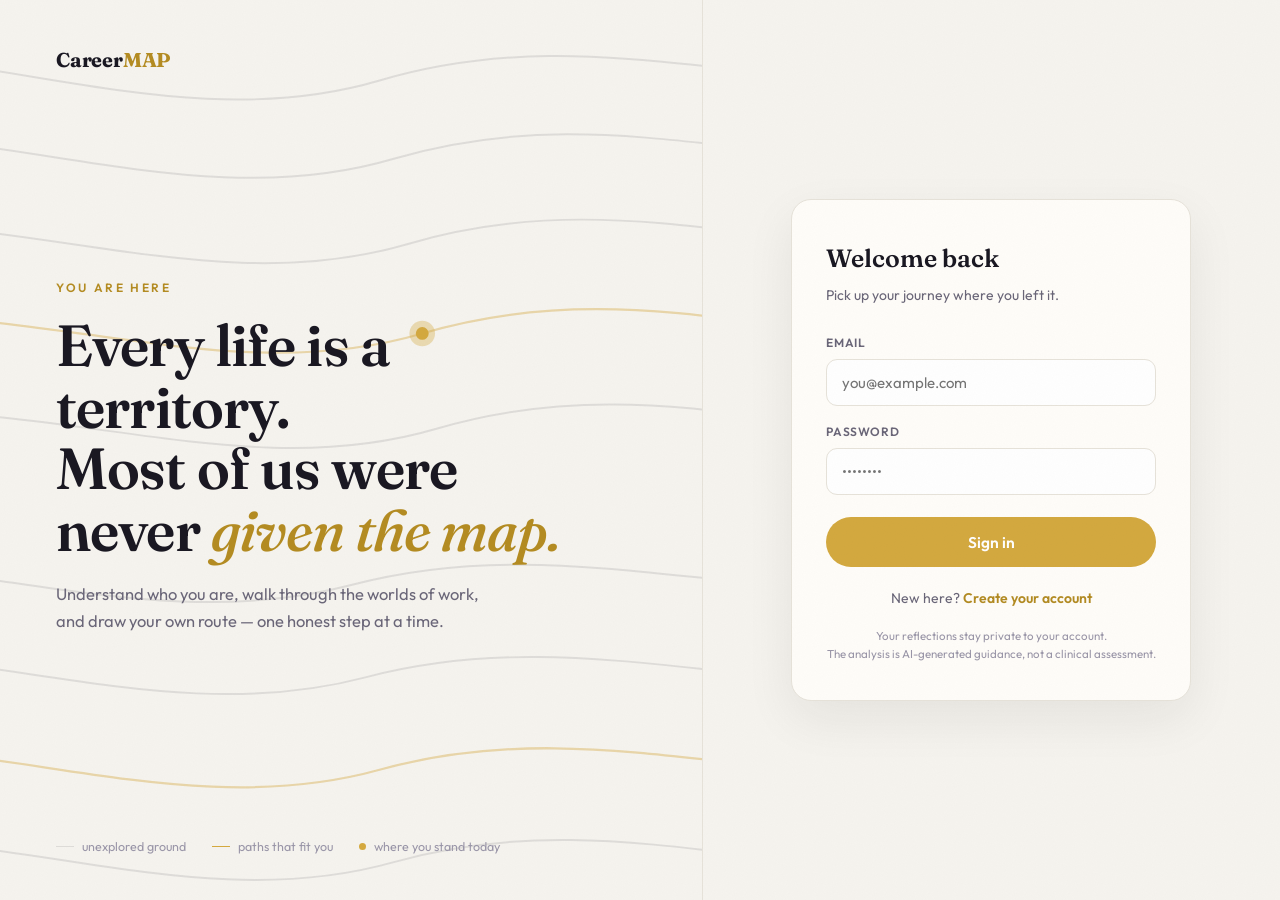
<file: frontend/blueprint.html>
<!DOCTYPE html>
<html lang="en">
<head>
  <meta charset="UTF-8" />
  <meta name="viewport" content="width=device-width, initial-scale=1.0" />
  <title>CareerMAP — The Blueprint</title>
  <link rel="preconnect" href="https://fonts.googleapis.com" />
  <link href="https://fonts.googleapis.com/css2?family=Playfair+Display:ital,wght@0,700;0,900;1,400&family=DM+Sans:wght@400;500;600;700&display=swap" rel="stylesheet" />
  <style>
    :root { --bg: #0d0d10; --text: #f5f4f0; --muted: #7a7a8e; --gold: #c9a84c; --border: #2a2a38; }
    * { box-sizing: border-box; margin: 0; padding: 0; }
    body { font-family: 'DM Sans', sans-serif; background: var(--bg); color: var(--text); min-height: 100vh; display: flex; flex-direction: column; }

    /* Nav */
    .nav {
      padding: 22px 40px; border-bottom: 1px solid var(--border);
      display: flex; justify-content: space-between; align-items: center; flex-shrink: 0;
    }
    .brand { font-family: 'Playfair Display', serif; font-size: 19px; font-weight: 900; }
    .nav-label { font-size: 12px; font-weight: 700; text-transform: uppercase; letter-spacing: 0.1em; color: var(--muted); }

    /* Main layout */
    .container { max-width: 760px; margin: 0 auto; padding: 72px 24px 80px; width: 100%; flex: 1; display: flex; flex-direction: column; }

    /* Phase indicator */
    .phase-row { display: flex; align-items: center; gap: 12px; margin-bottom: 36px; }
    .phase-dot { width: 8px; height: 8px; border-radius: 50%; background: var(--border); flex-shrink: 0; transition: background 0.3s; }
    .phase-dot.active { background: var(--gold); }
    .phase-dot.done { background: var(--muted); }
    .phase-label { font-size: 12px; font-weight: 700; text-transform: uppercase; letter-spacing: 0.12em; color: var(--gold); }

    /* Question */
    .q-title { font-family: 'Playfair Display', serif; font-size: 30px; font-weight: 700; line-height: 1.38; margin-bottom: 28px; }

    /* Sub-prompts */
    .sub-list { border-left: 2px solid rgba(201,168,76,0.35); padding-left: 18px; margin-bottom: 36px; }
    .sub-item { font-size: 14px; color: var(--muted); line-height: 1.7; margin-bottom: 10px; }
    .sub-item:last-child { margin-bottom: 0; }

    /* Textarea */
    .answer-wrap { position: relative; margin-bottom: 14px; }
    .answer-box {
      width: 100%; height: 210px; background: #16161e; border: 1px solid var(--border);
      border-radius: 10px; color: var(--text); padding: 20px; font-family: 'DM Sans', sans-serif;
      font-size: 16px; line-height: 1.72; resize: none; transition: border-color 0.25s;
    }
    .answer-box:focus { outline: none; border-color: var(--gold); }
    .answer-box::placeholder { color: #3a3a4e; }

    /* Word count */
    .wc-row { display: flex; justify-content: space-between; align-items: center; margin-bottom: 32px; }
    .wc-text { font-size: 13px; color: var(--muted); transition: color 0.2s; }
    .wc-text.met { color: var(--gold); }
    .wc-hint { font-size: 12px; color: #4a4a5e; }

    /* Button */
    .btn-next {
      padding: 16px 44px; background: var(--text); color: var(--bg); border: none;
      border-radius: 9px; font-size: 16px; font-weight: 700; font-family: 'DM Sans', sans-serif;
      cursor: pointer; transition: 0.2s; align-self: flex-start;
    }
    .btn-next:hover:not(:disabled) { background: var(--gold); color: #fff; }
    .btn-next:disabled { background: #2a2a38; color: #4a4a5e; cursor: not-allowed; }

    /* Generating screen */
    #gen-screen {
      flex: 1; display: flex; flex-direction: column; align-items: center;
      justify-content: center; text-align: center; padding: 60px 24px;
    }
    .gen-spinner {
      width: 48px; height: 48px; border: 3px solid var(--border);
      border-top-color: var(--gold); border-radius: 50%;
      animation: spin 0.9s linear infinite; margin-bottom: 32px;
    }
    @keyframes spin { to { transform: rotate(360deg); } }
    .gen-title { font-family: 'Playfair Display', serif; font-size: 26px; margin-bottom: 12px; }
    .gen-sub { font-size: 15px; color: var(--muted); line-height: 1.6; max-width: 420px; }

    .hidden { display: none !important; }
    .fade-enter { animation: fadeIn 0.3s ease; }
    @keyframes fadeIn { from { opacity: 0; transform: translateY(8px); } to { opacity: 1; transform: translateY(0); } }
  </style>
</head>
<body>

  <div class="nav">
    <div class="brand">CareerMAP</div>
    <div class="nav-label">Foundation Blueprint</div>
  </div>

  <!-- Question UI -->
  <div class="container" id="q-container">
    <div class="phase-row" id="phase-dots"></div>
    <h1 class="q-title" id="q-title">Loading...</h1>
    <ul class="sub-list" id="q-subs"></ul>
    <div class="answer-wrap">
      <textarea class="answer-box" id="q-answer" placeholder="Be specific. Name the actual thing, not the feeling around it."></textarea>
    </div>
    <div class="wc-row">
      <span class="wc-text" id="wc-text">0 / 30 words minimum</span>
      <span class="wc-hint">The AI weights longer, specific answers more heavily</span>
    </div>
    <button class="btn-next" id="btn-next" disabled onclick="advance()">Continue →</button>
  </div>

  <!-- Generating Screen -->
  <div id="gen-screen" class="hidden">
    <div class="gen-spinner"></div>
    <h2 class="gen-title">Building Your Analysis</h2>
    <p class="gen-sub">The AI is reading your 75 responses, your qualitative signals, and your four foundation answers together. This takes 15–25 seconds. Do not close this tab.</p>
  </div>

  <script src="config.js"></script>
  <script src="userstore.js"></script>
  <script>
    const BACKEND_URL = Config.BACKEND_URL;

    const token = localStorage.getItem("token");
    if (!token) window.location.href = "index.html";

    const QUESTIONS = [
      {
        key: "desire",
        title: "If no one you knew would ever find out what you chose to do with your life, what would you actually do?",
        subs: [
          "Why does removing other people's awareness make the answer feel more honest?",
          "Who specifically in your life would you feel most relieved didn't know?",
          "Do you want the actual process of doing this — or just the outcome, the identity, or the story?"
        ]
      },
      {
        key: "evidence",
        title: "What is something you have done — even once, even small — where time disappeared completely?",
        subs: [
          "What exactly were you doing in that moment? Name the specific physical or mental action.",
          "Did anyone ask you to do it, or did you start it on your own?",
          "Have you done it again since? If not, what is the real reason you give yourself?"
        ]
      },
      {
        key: "resistance",
        title: "What is one path that makes complete logical sense for your skills — but you feel a quiet resistance toward?",
        subs: [
          "When you picture yourself doing that work five years from now, what is the first emotion that comes up?",
          "Is the resistance about the work itself, or about the type of person you would become?",
          "Who in your life would be most satisfied if you chose that path?"
        ]
      },
      {
        key: "cost",
        title: "What are you not willing to give up — and does the path you want require you to give it up?",
        subs: [
          "Name three specific things in your current life you would protect at all costs. Be concrete.",
          "Does the path you actually want quietly demand you sacrifice any of these?",
          "If it does require sacrifice — are you genuinely willing, or are you hoping to avoid the decision entirely?"
        ]
      }
    ];

    const MIN_WORDS = 30;
    let idx = 0;
    let answers = {};

    // Build phase dots
    function buildDots() {
      const row = document.getElementById("phase-dots");
      row.innerHTML = "";
      QUESTIONS.forEach((_, i) => {
        const dot = document.createElement("div");
        dot.className = `phase-dot${i === idx ? " active" : i < idx ? " done" : ""}`;
        row.appendChild(dot);
      });
      const lbl = document.createElement("span");
      lbl.className = "phase-label";
      lbl.textContent = `Question ${idx + 1} of ${QUESTIONS.length}`;
      row.appendChild(lbl);
    }

    function render() {
      const q = QUESTIONS[idx];
      document.getElementById("q-container").classList.add("fade-enter");
      setTimeout(() => document.getElementById("q-container").classList.remove("fade-enter"), 300);

      buildDots();
      document.getElementById("q-title").textContent = q.title;

      const subList = document.getElementById("q-subs");
      subList.innerHTML = "";
      q.subs.forEach(s => {
        const li = document.createElement("li");
        li.className = "sub-item";
        li.textContent = s;
        subList.appendChild(li);
      });

      const box = document.getElementById("q-answer");
      box.value = answers[q.key] || "";
      box.focus();

      document.getElementById("btn-next").textContent =
        idx === QUESTIONS.length - 1 ? "Generate My Analysis →" : "Continue →";

      updateWC();
    }

    function updateWC() {
      const text = document.getElementById("q-answer").value.trim();
      const count = text ? text.split(/\s+/).filter(w => w.length > 0).length : 0;
      const el = document.getElementById("wc-text");
      el.textContent = count < MIN_WORDS ? `${count} / ${MIN_WORDS} words minimum` : `${count} words ✓`;
      el.className = count >= MIN_WORDS ? "wc-text met" : "wc-text";
      document.getElementById("btn-next").disabled = count < MIN_WORDS;
    }

    document.getElementById("q-answer").addEventListener("input", updateWC);

    function advance() {
      const text = document.getElementById("q-answer").value.trim();
      const count = text ? text.split(/\s+/).filter(w => w.length > 0).length : 0;
      if (count < MIN_WORDS) return;

      answers[QUESTIONS[idx].key] = text;

      if (idx < QUESTIONS.length - 1) {
        idx++;
        render();
      } else {
        runSubmit();
      }
    }

    async function runSubmit() {
      // Switch to generating screen
      document.getElementById("q-container").classList.add("hidden");
      document.getElementById("gen-screen").classList.remove("hidden");

      try {
        // Step 1: save blueprint answers (this is what gives the AI its deepest context)
        const saveRes = await fetch(`${BACKEND_URL}/quiz/blueprint`, {
          method: "POST",
          headers: { "Content-Type": "application/json", "Authorization": `Bearer ${token}` },
          body: JSON.stringify(answers)
        });
        if (!saveRes.ok) throw new Error("Blueprint save failed");

        // Step 2: generate the persona report (now has blueprint context — force fresh generation)
        const sessionId = userStore.get("active_session_id");
        if (!sessionId) throw new Error("No active session found. Please retake the quiz.");

        const reportRes = await fetch(`${BACKEND_URL}/quiz/session/${sessionId}/persona-report?force=true`, {
          method: "POST",
          headers: { "Authorization": `Bearer ${token}` }
        });
        if (!reportRes.ok) throw new Error("Report generation failed");

        const reportData = await reportRes.json();

        // Step 3: cache in localStorage and proceed to analysis
        userStore.set("persona_report", JSON.stringify(reportData.report));
        userStore.set("dna_scores", JSON.stringify(reportData.facet_scores));

        window.location.href = "analysis.html";

      } catch (err) {
        document.getElementById("gen-screen").innerHTML = `
          <p style="color:#b54747; font-size:16px; max-width:480px; text-align:center; line-height:1.7;">
            Something went wrong: ${err.message}<br><br>
            <button onclick="window.location.reload()" style="padding:12px 28px;background:#f5f4f0;color:#0d0d10;border:none;border-radius:8px;font-weight:700;font-size:14px;cursor:pointer;margin-top:8px;">
              Try Again
            </button>
          </p>
        `;
      }
    }

    render();
  </script>
</body>
</html>
</file>
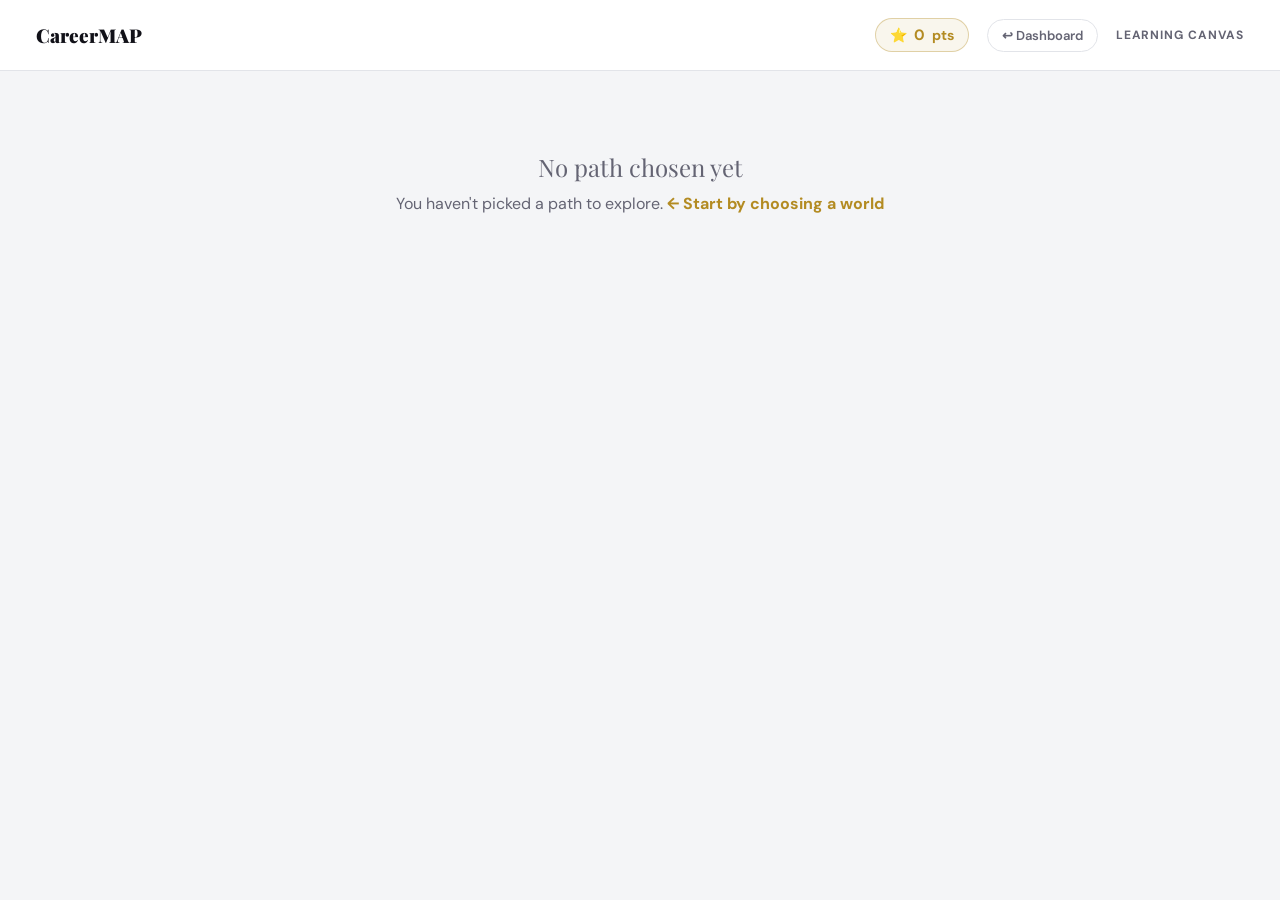
<file: frontend/canvas.html>
<!DOCTYPE html>
<html lang="en">
<head>
  <meta charset="UTF-8" />
  <meta name="viewport" content="width=device-width, initial-scale=1.0" />
  <title>CareerMAP — Your Learning Canvas</title>
  <link rel="preconnect" href="https://fonts.googleapis.com" />
  <link href="https://fonts.googleapis.com/css2?family=Playfair+Display:ital,wght@0,700;0,900;1,400&family=DM+Sans:wght@400;500;600;700&display=swap" rel="stylesheet" />
  <style>
    :root{
      --bg:#f4f5f7;--card:#ffffff;--text:#111118;--muted:#646473;
      --gold:#b38b22;--gold-soft:rgba(179,139,34,0.08);--gold-glow:rgba(179,139,34,0.15);
      --border:#e2e4e9;--red:#b54747;--ink:#1a1a22;--green:#16a34a;--green-soft:rgba(22,163,74,.08);
      --inst:#2563eb;--inst-soft:rgba(37,99,235,.08);
      --mentor:#7c3aed;--mentor-soft:rgba(124,58,237,.08);
      --self:#ea580c;--self-soft:rgba(234,88,12,.08);
      --net:#0d9488;--net-soft:rgba(13,148,136,.08);
      --amber:#d97706;--amber-soft:rgba(217,119,6,.08);
    }
    *{box-sizing:border-box;margin:0;padding:0;}
    body{font-family:'DM Sans',sans-serif;background:var(--bg);color:var(--text);min-height:100vh;}
    .nav{padding:18px 36px;display:flex;justify-content:space-between;align-items:center;border-bottom:1px solid var(--border);background:#fff;position:sticky;top:0;z-index:40;}
    .brand{font-family:'Playfair Display',serif;font-size:19px;font-weight:900;}
    .nav-right{display:flex;align-items:center;gap:18px;}
    .nav-label{font-size:12px;font-weight:700;color:var(--muted);text-transform:uppercase;letter-spacing:0.08em;}
    .points-badge{display:flex;align-items:center;gap:7px;background:var(--gold-soft);border:1px solid rgba(179,139,34,.35);border-radius:20px;padding:6px 14px;font-weight:700;font-size:14px;color:var(--gold);}
    .points-badge .pts-num{font-size:15px;}

    .wrap{max-width:1080px;margin:0 auto;padding:34px 28px 90px;}

    /* path menu */
    .path-bar{position:relative;margin-bottom:26px;}
    .path-kicker{font-size:11px;font-weight:700;text-transform:uppercase;letter-spacing:.14em;color:var(--gold);margin-bottom:10px;}
    .path-trigger{display:flex;align-items:center;gap:14px;background:var(--card);border:1px solid var(--border);border-radius:14px;padding:18px 22px;cursor:pointer;transition:.18s;}
    .path-trigger:hover{border-color:var(--gold);}
    .path-trigger .pt-body{flex:1;}
    .pt-role{font-family:'Playfair Display',serif;font-size:26px;font-weight:900;line-height:1.15;}
    .pt-meta{font-size:13px;color:var(--muted);margin-top:2px;}
    .pt-caret{font-size:14px;color:var(--muted);background:var(--bg);border-radius:8px;padding:8px 12px;font-weight:700;white-space:nowrap;}
    .pt-caret .count{color:var(--gold);}
    .path-menu{position:absolute;left:0;right:0;top:calc(100% + 8px);background:#fff;border:1px solid var(--border);border-radius:14px;box-shadow:0 16px 50px rgba(0,0,0,.14);padding:10px;z-index:50;display:none;}
    .path-menu.open{display:block;}
    .pm-label{font-size:11px;font-weight:700;text-transform:uppercase;letter-spacing:.08em;color:var(--muted);padding:8px 12px 6px;}
    .pm-item{display:flex;align-items:center;justify-content:space-between;gap:10px;padding:12px 14px;border-radius:10px;cursor:pointer;transition:.12s;}
    .pm-item:hover{background:var(--gold-soft);}
    .pm-item.current{background:var(--gold-soft);border:1px solid rgba(179,139,34,.3);}
    .pm-item .pmi-role{font-weight:700;font-size:14.5px;}
    .pm-item .pmi-meta{font-size:12px;color:var(--muted);margin-top:1px;}
    .pm-item .pmi-tag{font-size:10.5px;font-weight:700;text-transform:uppercase;letter-spacing:.04em;color:var(--gold);white-space:nowrap;}
    .pm-empty{padding:12px 14px;font-size:13px;color:var(--muted);font-style:italic;}
    .pm-foot{border-top:1px solid var(--border);margin-top:6px;padding-top:6px;}
    .pm-foot a{display:block;padding:11px 14px;font-size:13px;font-weight:700;color:var(--gold);text-decoration:none;border-radius:8px;}
    .pm-foot a:hover{background:var(--gold-soft);}

    /* selector */
    .selector{display:flex;gap:8px;background:var(--card);border:1px solid var(--border);border-radius:12px;padding:6px;margin-bottom:30px;overflow-x:auto;}
    .sel-btn{flex:1;min-width:140px;border:none;background:none;font-family:inherit;font-size:14px;font-weight:700;color:var(--muted);padding:13px 14px;border-radius:9px;cursor:pointer;transition:.16s;white-space:nowrap;display:flex;align-items:center;justify-content:center;gap:8px;}
    .sel-btn:hover{color:var(--text);}
    .sel-btn.active{background:var(--ink);color:#fff;}
    .sel-btn .soon{font-size:9px;background:var(--gold);color:#fff;padding:2px 6px;border-radius:10px;letter-spacing:.03em;}

    .panel{display:none;}
    .panel.active{display:block;animation:fade .25s ease;}
    @keyframes fade{from{opacity:0;transform:translateY(6px);}to{opacity:1;transform:translateY(0);}}
    .panel-title{font-family:'Playfair Display',serif;font-size:26px;font-weight:700;margin-bottom:6px;}
    .panel-sub{font-size:14px;color:var(--muted);line-height:1.6;margin-bottom:26px;max-width:660px;}

    /* roadmap choose */
    .road-choice{display:grid;grid-template-columns:1fr 1fr;gap:14px;margin-bottom:30px;}
    @media (max-width:680px){.road-choice{grid-template-columns:1fr;}}
    .choice-card{border:1px solid var(--border);border-radius:13px;padding:22px;background:var(--card);cursor:pointer;transition:.16s;}
    .choice-card:hover{border-color:var(--gold);}
    .choice-card.active{border-color:var(--gold);box-shadow:0 0 0 2px var(--gold);}
    .cc-icon{font-size:24px;margin-bottom:10px;}
    .cc-title{font-weight:700;font-size:16px;margin-bottom:5px;}
    .cc-desc{font-size:13px;color:var(--muted);line-height:1.5;}

    .progress-wrap{background:var(--card);border:1px solid var(--border);border-radius:10px;height:11px;overflow:hidden;margin-bottom:8px;}
    .progress-fill{height:100%;background:var(--green);width:0%;transition:width .3s;}
    .progress-label{font-size:12.5px;color:var(--muted);margin-bottom:8px;font-weight:600;}

    /* ===== GATED STEPS ===== */
    .step-card{background:var(--card);border:1px solid var(--border);border-radius:14px;margin-bottom:14px;overflow:hidden;transition:.2s;}
    .step-card.active-step{border-color:var(--gold);box-shadow:0 6px 24px var(--gold-glow);}
    .step-card.done-step{border-color:rgba(22,163,74,.4);}
    .step-card.locked-step{opacity:.6;}
    .step-head{display:flex;align-items:flex-start;gap:14px;padding:18px 20px;}
    .step-num{width:34px;height:34px;border-radius:50%;background:var(--bg);display:flex;align-items:center;justify-content:center;font-weight:800;font-size:15px;flex-shrink:0;color:var(--muted);}
    .active-step .step-num{background:var(--gold);color:#fff;}
    .done-step .step-num{background:var(--green);color:#fff;}
    .step-h-body{flex:1;}
    .step-title{font-weight:700;font-size:16.5px;line-height:1.35;}
    .step-detail{font-size:13px;color:var(--muted);margin-top:3px;line-height:1.5;}
    .step-status{font-size:11px;font-weight:700;text-transform:uppercase;letter-spacing:.05em;padding:4px 10px;border-radius:20px;white-space:nowrap;height:fit-content;}
    .ss-locked{background:var(--bg);color:var(--muted);}
    .ss-active{background:var(--gold-soft);color:var(--gold);}
    .ss-review{background:var(--amber-soft);color:var(--amber);}
    .ss-done{background:var(--green-soft);color:var(--green);}

    .step-body{padding:0 20px 20px;border-top:1px solid var(--border);}
    .locked-note{padding:14px 20px;font-size:13px;color:var(--muted);font-style:italic;display:flex;align-items:center;gap:8px;}

    .define-block{margin-top:18px;}
    .define-label{font-weight:700;font-size:13.5px;margin-bottom:8px;display:flex;align-items:center;gap:7px;}
    .define-label .dl-pts{font-size:10.5px;font-weight:700;color:var(--gold);background:var(--gold-soft);border-radius:10px;padding:2px 8px;letter-spacing:.03em;}
    textarea,.txt-in{width:100%;border:1px solid var(--border);border-radius:9px;padding:12px 14px;font-family:inherit;font-size:14px;outline:none;resize:vertical;}
    textarea:focus,.txt-in:focus{border-color:var(--gold);}
    .save-btn{margin-top:10px;background:var(--ink);color:#fff;border:none;border-radius:8px;padding:10px 18px;font-family:inherit;font-weight:700;font-size:13px;cursor:pointer;}
    .save-btn:hover{background:var(--gold);}
    .saved-tick{color:var(--green);font-weight:700;font-size:13px;margin-left:10px;}

    .proj{border:1px solid var(--border);border-radius:10px;padding:14px;margin-bottom:10px;}
    .proj-top{display:flex;align-items:center;gap:10px;margin-bottom:8px;}
    .proj-n{font-weight:800;color:var(--gold);font-size:13px;}
    .proj-name{flex:1;font-weight:600;font-size:14px;}
    .proj-status{font-size:10.5px;font-weight:700;text-transform:uppercase;padding:3px 8px;border-radius:10px;}
    .proj-link-row{display:flex;gap:8px;margin-top:8px;}
    .proj-link-row input{flex:1;}
    .proj-submit{background:var(--inst);color:#fff;border:none;border-radius:8px;padding:0 14px;font-family:inherit;font-weight:700;font-size:12.5px;cursor:pointer;white-space:nowrap;}
    .proj-submit:hover{opacity:.9;}
    .proj-submitted{background:var(--amber-soft);border:1px solid rgba(217,119,6,.3);border-radius:8px;padding:8px 12px;margin-top:8px;font-size:12.5px;color:var(--amber);display:flex;align-items:center;justify-content:space-between;gap:10px;flex-wrap:wrap;}
    .proj-submitted a{color:var(--inst);font-weight:700;word-break:break-all;}
    .mock-approve{background:var(--green);color:#fff;border:none;border-radius:7px;padding:6px 12px;font-family:inherit;font-weight:700;font-size:11.5px;cursor:pointer;white-space:nowrap;}
    .proj-approved{background:var(--green-soft);border:1px solid rgba(22,163,74,.3);border-radius:8px;padding:8px 12px;margin-top:8px;font-size:12.5px;color:var(--green);font-weight:700;}
    .add-proj{display:flex;gap:8px;margin-top:4px;}
    .add-proj input{flex:1;}
    .add-proj button{background:none;border:1px solid var(--border);border-radius:8px;padding:0 14px;font-family:inherit;font-weight:700;cursor:pointer;font-size:18px;}
    .add-proj button:hover{border-color:var(--gold);color:var(--gold);}
    .mock-banner{font-size:11px;color:var(--amber);background:var(--amber-soft);border:1px dashed rgba(217,119,6,.4);border-radius:7px;padding:7px 11px;margin-top:6px;line-height:1.4;}

    .complete-step-btn{width:100%;margin-top:14px;background:var(--green);color:#fff;border:none;border-radius:9px;padding:13px;font-family:inherit;font-weight:700;font-size:14px;cursor:pointer;}
    .complete-step-btn:disabled{background:var(--border);color:var(--muted);cursor:not-allowed;}

    .empty-road{font-size:14px;color:var(--muted);font-style:italic;padding:24px;text-align:center;background:var(--card);border:1px dashed var(--border);border-radius:12px;line-height:1.5;}
    .add-step{display:flex;gap:8px;margin-top:16px;max-width:560px;}
    .add-step input{flex:1;border:1px solid var(--border);border-radius:9px;padding:12px 14px;font-family:inherit;font-size:14px;outline:none;}
    .add-step input:focus{border-color:var(--gold);}
    .add-step button{background:var(--ink);color:#fff;border:none;border-radius:9px;padding:0 18px;font-weight:700;cursor:pointer;font-family:inherit;font-size:20px;}
    .add-step button:hover{background:var(--gold);}

    /* AI form */
    .ai-q{margin-bottom:22px;}
    .ai-q label{display:block;font-weight:700;font-size:14.5px;margin-bottom:10px;}
    .ai-opts{display:flex;gap:8px;flex-wrap:wrap;}
    .ai-opts button{border:1px solid var(--border);background:#fff;border-radius:9px;padding:10px 15px;font-family:inherit;font-size:13.5px;font-weight:600;color:var(--text);cursor:pointer;transition:.15s;}
    .ai-opts button:hover{border-color:var(--gold);}
    .ai-opts button.sel{background:var(--ink);color:#fff;border-color:var(--ink);}
    .btn-generate{margin-top:8px;background:var(--gold);color:#fff;border:none;border-radius:9px;padding:13px 24px;font-family:inherit;font-size:14.5px;font-weight:700;cursor:pointer;transition:.18s;}
    .btn-generate:hover:not(:disabled){background:#9c7a1e;}
    .btn-generate:disabled{background:var(--border);color:var(--muted);cursor:not-allowed;}
    .btn-regen{background:none;border:1px solid var(--border);border-radius:8px;padding:8px 14px;font-family:inherit;font-size:12.5px;font-weight:700;color:var(--text);cursor:pointer;}
    .btn-regen:hover{border-color:var(--gold);color:var(--gold);}
    .ai-spinner{width:38px;height:38px;border:3px solid var(--border);border-top-color:var(--gold);border-radius:50%;animation:spin .9s linear infinite;margin:0 auto;}
    @keyframes spin{to{transform:rotate(360deg);}}

    /* options (courses/network) */
    .opt{background:var(--card);border:1px solid var(--border);border-radius:11px;padding:16px 18px;margin-bottom:10px;display:flex;gap:14px;align-items:flex-start;transition:.15s;}
    .opt:hover{border-color:var(--gold);}
    .opt-body{flex:1;}
    .opt-top{display:flex;align-items:baseline;gap:9px;flex-wrap:wrap;margin-bottom:4px;}
    .opt-name{font-size:15px;font-weight:700;}
    .opt-pill{font-size:10px;font-weight:700;text-transform:uppercase;letter-spacing:.04em;padding:2px 8px;border-radius:5px;white-space:nowrap;}
    .opt-desc{font-size:13px;color:var(--muted);line-height:1.5;margin-bottom:6px;}
    .opt-meta{font-size:12px;color:var(--muted);display:flex;gap:14px;flex-wrap:wrap;}
    .subhead{font-family:'Playfair Display',serif;font-size:18px;font-weight:700;margin:24px 0 12px;display:flex;align-items:center;gap:9px;}
    .sample-note{font-size:11.5px;color:var(--muted);font-style:italic;margin:6px 0 0;}

    .coming{text-align:center;padding:70px 24px;background:var(--card);border:1px dashed var(--border);border-radius:16px;}
    .coming-icon{font-size:42px;margin-bottom:16px;}
    .coming-title{font-family:'Playfair Display',serif;font-size:24px;font-weight:700;margin-bottom:10px;}
    .coming-desc{font-size:14.5px;color:var(--muted);line-height:1.7;max-width:520px;margin:0 auto 6px;}
    .coming-tag{display:inline-block;margin-top:16px;font-size:11px;font-weight:700;text-transform:uppercase;letter-spacing:.08em;background:var(--gold-soft);color:var(--gold);border:1px solid rgba(179,139,34,.3);padding:6px 14px;border-radius:20px;}

    .points-info{background:var(--gold-soft);border:1px solid rgba(179,139,34,.25);border-radius:10px;padding:13px 16px;font-size:12.5px;color:var(--text);line-height:1.55;margin-bottom:22px;}
    .points-info strong{color:var(--gold);}

    .empty-banner{max-width:560px;margin:80px auto;text-align:center;color:var(--muted);}
    .empty-banner a{color:var(--gold);font-weight:700;text-decoration:none;}
    .hidden{display:none!important;}
  </style>
</head>
<body>
  <div class="nav">
    <div class="brand">CareerMAP</div>
    <div class="nav-right">
      <div class="points-badge" id="points-badge" title="Points are a local tally for now — they'll become your real profile score with the backend.">⭐ <span class="pts-num" id="pts-num">0</span> pts</div>
      <a href="profile.html" style="text-decoration:none;color:#646473;font-size:13px;font-weight:600;border:1px solid #e2e4e9;padding:7px 14px;border-radius:20px;white-space:nowrap;">↩ Dashboard</a><div class="nav-label">Learning Canvas</div>
    </div>
  </div>

  <div id="empty" class="empty-banner hidden">
    <p style="font-family:'Playfair Display',serif;font-size:24px;margin-bottom:10px;">No path chosen yet</p>
    <p>You haven't picked a path to explore. <a href="world.html">← Start by choosing a world</a></p>
  </div>

  <div id="wrap" class="wrap hidden">
    <!-- PATH MENU -->
    <div class="path-bar">
      <div class="path-kicker">You're Building For</div>
      <div class="path-trigger" id="path-trigger">
        <div class="pt-body">
          <div class="pt-role" id="c-role">—</div>
          <div class="pt-meta" id="c-meta"></div>
        </div>
        <div class="pt-caret" id="pt-caret">Switch path ▾</div>
      </div>
      <div class="path-menu" id="path-menu">
        <div class="pm-label">Your aligned desires</div>
        <div id="pm-list"></div>
        <div class="pm-foot"><a href="world.html">+ Explore another world</a></div>
      </div>
    </div>

    <!-- SELECTOR -->
    <div class="selector">
      <button class="sel-btn active" data-panel="roadmap">🗺️ Roadmap</button>
      <button class="sel-btn" data-panel="courses">🎓 Courses &amp; Mentors</button>
      <button class="sel-btn" data-panel="network">🤝 Network</button>
      <button class="sel-btn" data-panel="library">📂 My Library <span class="soon">Soon</span></button>
    </div>

    <!-- PANEL: Roadmap -->
    <div class="panel active" id="panel-roadmap">
      <!-- BEFORE a roadmap exists: choose how to build it -->
      <div id="road-setup">
        <div class="panel-title">Build Your Roadmap</div>
        <div class="panel-sub">First, lay out your path — build it yourself step by step, or let AI draft one. You earn points the moment you have a roadmap.</div>
        <div class="road-choice">
          <div class="choice-card active" id="choice-self" onclick="setRoadMode('self')">
            <div class="cc-icon">✍️</div>
            <div class="cc-title">Build it myself</div>
            <div class="cc-desc">Add your own steps in order. <strong>+10 pts</strong> for your first step.</div>
          </div>
          <div class="choice-card" id="choice-ai" onclick="setRoadMode('ai')">
            <div class="cc-icon">✨</div>
            <div class="cc-title">Let AI generate it</div>
            <div class="cc-desc">Answer four questions, get a drafted roadmap. <strong>+15 pts</strong>.</div>
          </div>
        </div>

        <!-- self build -->
        <div id="self-road">
          <div id="self-steps-list"></div>
          <div class="add-step">
            <input type="text" id="step-input" placeholder="Write a step of your path…" onkeydown="if(event.key==='Enter')addCustomStep()" />
            <button onclick="addCustomStep()">+</button>
          </div>
          <p style="font-size:12.5px;color:var(--muted);margin-top:10px;">Add your steps in order, then press “Start learning” below.</p>
          <button class="btn-generate" id="self-start" style="margin-top:6px;" disabled onclick="startJourney()">Start learning →</button>
        </div>

        <!-- AI build -->
        <div id="ai-road" class="hidden">
          <div id="ai-form">
            <p style="font-size:14px;color:var(--muted);line-height:1.6;margin-bottom:22px;max-width:600px;">
              Answer four quick questions and AI will draft a step-by-step roadmap for <strong id="ai-role-name">this path</strong>.
            </p>
            <div class="ai-q"><label>What's your current level with this?</label>
              <div class="ai-opts" data-q="level">
                <button type="button" data-val="Complete beginner — starting from scratch">Complete beginner</button>
                <button type="button" data-val="Some basic exposure or self-study">Some basics</button>
                <button type="button" data-val="Intermediate — I've done real work in it">Intermediate</button>
                <button type="button" data-val="Switching careers, with transferable skills">Career switcher</button>
              </div>
            </div>
            <div class="ai-q"><label>How much time can you give it?</label>
              <div class="ai-opts" data-q="time">
                <button type="button" data-val="A few hours a week">A few hrs/week</button>
                <button type="button" data-val="Around 10 hours a week">~10 hrs/week</button>
                <button type="button" data-val="Part-time, around 20 hours a week">~20 hrs/week</button>
                <button type="button" data-val="Full-time focus">Full-time</button>
              </div>
            </div>
            <div class="ai-q"><label>What's your goal?</label>
              <div class="ai-opts" data-q="goal">
                <button type="button" data-val="Explore it as a hobby / curiosity">Hobby / curiosity</button>
                <button type="button" data-val="Become job-ready in about 6 months">Job-ready ~6 months</button>
                <button type="button" data-val="Build deep, long-term mastery">Deep mastery</button>
                <button type="button" data-val="Build a specific project or portfolio">A project / portfolio</button>
              </div>
            </div>
            <div class="ai-q"><label>What's your budget for learning?</label>
              <div class="ai-opts" data-q="budget">
                <button type="button" data-val="Free resources only">Free only</button>
                <button type="button" data-val="A small budget for a few key resources">Small budget</button>
                <button type="button" data-val="Comfortable paying for good courses">Open to paid</button>
              </div>
            </div>
            <button class="btn-generate" id="ai-generate" disabled onclick="generateRoadmap()">✨ Generate my roadmap</button>
            <p style="font-size:12px;color:var(--muted);margin-top:10px;">Answer all four to generate.</p>
          </div>
          <div id="ai-loading" class="hidden" style="text-align:center;padding:50px 24px;">
            <div class="ai-spinner"></div>
            <p style="font-family:'Playfair Display',serif;font-size:17px;margin-top:16px;">Drafting your roadmap…</p>
          </div>
          <div id="ai-error" class="hidden" style="background:#fff5f5;border:1px solid #fbd5d5;border-radius:10px;padding:18px 20px;color:#7a2020;font-size:14px;line-height:1.5;">
            <span id="ai-error-msg"></span>
            <button class="btn-generate" style="margin-top:14px;" onclick="resetAiForm()">← Try again</button>
          </div>
        </div>
      </div>

      <!-- AFTER a roadmap exists: the gated journey -->
      <div id="road-journey" class="hidden">
        <div class="panel-title">Your Learning Journey</div>
        <div class="panel-sub">One step at a time. Define each step, complete 2–3 projects, submit them for review — and the next step unlocks.</div>
        <div class="points-info">
          ⭐ <strong>How points work:</strong> roadmap created <strong>(done)</strong> · define a step <strong>+5</strong> · add a project <strong>+3</strong> · project approved <strong>+10</strong> · finish a step <strong>+25</strong>. <em>Points are a local tally for now — they become your real, shareable profile score when the backend is built.</em>
        </div>
        <div class="progress-wrap"><div class="progress-fill" id="progress-fill"></div></div>
        <div class="progress-label" id="progress-label">Step 1 of 1</div>
        <div id="journey-steps"></div>
        <button class="btn-regen" style="margin-top:14px;" onclick="resetRoadmap()">↺ Start over with a new roadmap</button>
      </div>
    </div>

    <!-- PANEL: Courses -->
    <div class="panel" id="panel-courses">
      <div class="panel-title">Courses &amp; Mentors</div>
      <div class="panel-sub">Programs and people who teach this path. If you're learning inside one of these, your step projects are optional — the course is your structure.</div>
      <div class="subhead">🏛️ Institutes &amp; Courses</div>
      <div id="list-institutes"></div>
      <p class="sample-note">Sample entries — real institutes &amp; courses will be added here.</p>
      <div class="subhead">🧑‍🏫 Individuals &amp; Mentors</div>
      <div id="list-mentors"></div>
      <p class="sample-note">Sample entries — real mentors will be added here.</p>
    </div>

    <!-- PANEL: Network -->
    <div class="panel" id="panel-network">
      <div class="panel-title">Network &amp; Community</div>
      <div class="panel-sub">Connect with others on this path. Once points are real, you'll see how far each person has come — and they'll see you.</div>
      <div id="list-network"></div>
      <p class="sample-note">Sample entries — real communities &amp; people (with their points) will appear here once the backend is live.</p>
    </div>

    <!-- PANEL: Library -->
    <div class="panel" id="panel-library">
      <div class="panel-title">My Library</div>
      <div class="panel-sub">Your personal collection — saved materials you can return to and review.</div>
      <div class="coming">
        <div class="coming-icon">📂</div>
        <div class="coming-title">Your Library is coming soon</div>
        <div class="coming-desc">Soon you'll upload and store your own materials (PDFs, notes, project write-ups), review them anytime, and later share or offer them to your network.</div>
        <div class="coming-tag">In development</div>
      </div>
    </div>
  </div>

  <script src="config.js"></script>
  <script src="userstore.js"></script>
  <script>
    const chosen = JSON.parse(userStore.get("canvas_current_path") || "null");
    let queue   = JSON.parse(userStore.get("canvas_queue") || "[]");

    // keys per chosen path
    const baseKey = chosen ? (chosen.industry_key+"::"+chosen.role) : "none";
    const journeyKey = "journey_"+baseKey;       // the gated journey state
    const ptsKey = "points_total";               // single running tally across all paths

    // journey = { created:bool, steps:[ {title, detail, defined:bool, projects:[{name,link,status}], done:bool} ], current:int }
    let journey = JSON.parse(userStore.get(journeyKey) || "null");
    let draftSteps = [];   // used only during self-build before starting
    let points = parseInt(userStore.get(ptsKey) || "0", 10);
    let roleDetail = {description:"",reality:""};

    function savePoints(){ userStore.set(ptsKey, String(points)); document.getElementById("pts-num").textContent = points; }
    function addPoints(n){ points += n; savePoints(); }
    function saveJourney(){ userStore.set(journeyKey, JSON.stringify(journey)); }

    function init(){
      if(!chosen){document.getElementById("empty").classList.remove("hidden");return;}
      document.getElementById("wrap").classList.remove("hidden");
      document.getElementById("c-role").textContent=chosen.role;
      document.getElementById("c-meta").textContent=`${chosen.family} · ${chosen.industry}`;
      document.getElementById("ai-role-name").textContent=chosen.role;
      document.getElementById("pts-num").textContent = points;

      setupSelector();
      setupPathMenu();
      renderOptions();
      loadRoleDetail();

      if(journey && journey.created){ showJourney(); }
      else { showSetup(); }
    }

    async function loadRoleDetail(){
      try{
        const res=await fetch("industries.json"); if(!res.ok) return;
        const data=await res.json();
        const ind=(data.industries||[]).find(i=>i.key===chosen.industry_key); if(!ind) return;

        // whole-family pick: build a foundations-then-specialize brief from the family
        if(chosen.whole_family){
          const fam=(ind.families||[]).find(f=>f.name===chosen.family);
          if(fam){
            const roleNames=(fam.roles||[]).filter(r=>r.enabled!==false).map(r=>r.name);
            roleDetail.description=`The whole "${fam.name}" area of ${ind.name}. ${fam.blurb||""} It spans roles like: ${roleNames.join(", ")}. The learner wants to build the shared foundations of this area first, then choose a specialization.`;
            roleDetail.reality=`This is a broad area, not a single job. The goal is to learn what every role here shares before going deep on one. Expect to sample a few directions before specializing.`;
          }
          return;
        }

        for(const fam of (ind.families||[])){
          const r=(fam.roles||[]).find(r=>r.name===chosen.role);
          if(r){ roleDetail.description=r.description||""; roleDetail.reality=r.reality||""; break; }
        }
      }catch(e){}
    }

    function setupSelector(){
      document.querySelectorAll(".sel-btn").forEach(btn=>{
        btn.onclick=()=>{
          document.querySelectorAll(".sel-btn").forEach(b=>b.classList.remove("active"));
          btn.classList.add("active");
          document.querySelectorAll(".panel").forEach(p=>p.classList.remove("active"));
          document.getElementById("panel-"+btn.dataset.panel).classList.add("active");
          window.scrollTo({top:0,behavior:"smooth"});
        };
      });
    }

    function setupPathMenu(){
      const trigger=document.getElementById("path-trigger");
      const menu=document.getElementById("path-menu");
      const caret=document.getElementById("pt-caret");
      caret.innerHTML = queue.length>0 ? `<span class="count">${queue.length}</span> more ▾` : "Switch path ▾";
      trigger.onclick=()=>menu.classList.toggle("open");
      document.addEventListener("click",(e)=>{ if(!e.target.closest(".path-bar")) menu.classList.remove("open"); });
      const list=document.getElementById("pm-list");
      list.innerHTML="";
      const cur=document.createElement("div");
      cur.className="pm-item current";
      cur.innerHTML=`<div><div class="pmi-role">${chosen.role}</div><div class="pmi-meta">${chosen.industry}</div></div><span class="pmi-tag">Current</span>`;
      list.appendChild(cur);
      if(queue.length===0){
        const e=document.createElement("div");e.className="pm-empty";e.textContent="No other paths yet — explore another world to add more.";
        list.appendChild(e);
      } else {
        queue.forEach((q,idx)=>{
          const it=document.createElement("div");it.className="pm-item";
          it.innerHTML=`<div><div class="pmi-role">${q.role}</div><div class="pmi-meta">${q.industry}</div></div><span class="pmi-tag">Switch →</span>`;
          it.onclick=()=>switchTo(idx);
          list.appendChild(it);
        });
      }
    }
    function switchTo(idx){
      const newCurrent=queue[idx];
      const newQueue=queue.filter((_,i)=>i!==idx);
      newQueue.push(chosen);
      userStore.set("canvas_current_path",JSON.stringify(newCurrent));
      userStore.set("canvas_queue",JSON.stringify(newQueue));
      window.location.reload();
    }

    /* ===== SETUP: choose self or AI ===== */
    function showSetup(){
      document.getElementById("road-setup").classList.remove("hidden");
      document.getElementById("road-journey").classList.add("hidden");
      renderDraftSteps();
    }
    function setRoadMode(mode){
      document.getElementById("choice-self").classList.toggle("active",mode==="self");
      document.getElementById("choice-ai").classList.toggle("active",mode==="ai");
      document.getElementById("self-road").classList.toggle("hidden",mode!=="self");
      document.getElementById("ai-road").classList.toggle("hidden",mode!=="ai");
      if(mode==="ai") setupAiOptions();
    }

    // self-build draft list
    function renderDraftSteps(){
      const el=document.getElementById("self-steps-list"); el.innerHTML="";
      draftSteps.forEach((s,i)=>{
        const d=document.createElement("div");
        d.className="step-card";
        d.innerHTML=`<div class="step-head"><div class="step-num">${i+1}</div>
          <div class="step-h-body"><div class="step-title">${s}</div></div>
          <button class="btn-regen" style="padding:5px 10px;">✕</button></div>`;
        d.querySelector("button").onclick=()=>{draftSteps.splice(i,1);renderDraftSteps();};
        el.appendChild(d);
      });
      document.getElementById("self-start").disabled = draftSteps.length===0;
    }
    function addCustomStep(){
      const inp=document.getElementById("step-input"); const v=inp.value.trim(); if(!v)return;
      draftSteps.push(v); inp.value=""; renderDraftSteps();
    }
    function startJourney(){
      if(draftSteps.length===0) return;
      buildJourney(draftSteps.map(t=>({title:t,detail:""})));
      addPoints(10); // self roadmap
      showJourney();
    }

    /* ===== AI build ===== */
    const aiAnswers={level:"",time:"",goal:"",budget:""};
    let aiWired=false;
    function setupAiOptions(){
      if(aiWired)return; aiWired=true;
      document.querySelectorAll(".ai-opts").forEach(group=>{
        const q=group.dataset.q;
        group.querySelectorAll("button").forEach(btn=>{
          btn.onclick=()=>{
            group.querySelectorAll("button").forEach(b=>b.classList.remove("sel"));
            btn.classList.add("sel"); aiAnswers[q]=btn.dataset.val;
            document.getElementById("ai-generate").disabled=!(aiAnswers.level&&aiAnswers.time&&aiAnswers.goal&&aiAnswers.budget);
          };
        });
      });
    }
    async function generateRoadmap(){
      const token=localStorage.getItem("token");
      document.getElementById("ai-form").classList.add("hidden");
      document.getElementById("ai-error").classList.add("hidden");
      document.getElementById("ai-loading").classList.remove("hidden");
      try{
        const res=await fetch(`${Config.BACKEND_URL}/quiz/generate-roadmap`,{
          method:"POST",
          headers:{"Content-Type":"application/json","Authorization":`Bearer ${token}`},
          body:JSON.stringify({
            role_name:chosen.role, role_description:roleDetail.description, role_reality:roleDetail.reality,
            current_level:aiAnswers.level, time_available:aiAnswers.time, goal:aiAnswers.goal, budget:aiAnswers.budget
          })
        });
        if(!res.ok) throw new Error("Server returned "+res.status);
        const data=await res.json();
        const aiSteps=data.steps||[]; if(aiSteps.length===0) throw new Error("No steps came back.");
        buildJourney(aiSteps.map(s=>({title:s.estimate?`${s.step} (${s.estimate})`:s.step, detail:s.detail||""})));
        addPoints(15); // AI roadmap
        document.getElementById("ai-loading").classList.add("hidden");
        showJourney();
      }catch(err){
        document.getElementById("ai-loading").classList.add("hidden");
        document.getElementById("ai-error").classList.remove("hidden");
        document.getElementById("ai-error-msg").textContent="Couldn't generate a roadmap right now. "+(err.message||"")+" Make sure the backend is running, then try again.";
      }
    }
    function resetAiForm(){
      document.getElementById("ai-error").classList.add("hidden");
      document.getElementById("ai-loading").classList.add("hidden");
      document.getElementById("ai-form").classList.remove("hidden");
    }

    /* ===== build + show the gated journey ===== */
    function buildJourney(stepObjs){
      journey={
        created:true, current:0,
        steps: stepObjs.map(s=>({title:s.title, detail:s.detail, userDefine:"", defined:false, projects:[], done:false}))
      };
      saveJourney();
    }
    function resetRoadmap(){
      if(!confirm("Start over? This clears this path's journey (your points stay).")) return;
      journey=null; draftSteps=[]; userStore.remove(journeyKey);
      showSetup();
    }

    function showJourney(){
      document.getElementById("road-setup").classList.add("hidden");
      document.getElementById("road-journey").classList.remove("hidden");
      renderJourney();
    }

    function renderJourney(){
      const wrap=document.getElementById("journey-steps"); wrap.innerHTML="";
      const total=journey.steps.length;
      const doneCount=journey.steps.filter(s=>s.done).length;
      document.getElementById("progress-fill").style.width=Math.round(doneCount/total*100)+"%";
      document.getElementById("progress-label").textContent=`Step ${Math.min(journey.current+1,total)} of ${total} · ${doneCount} completed`;

      journey.steps.forEach((step,i)=>{
        const isActive = i===journey.current && !step.done;
        const isDone = step.done;
        const isLocked = i>journey.current;
        const card=document.createElement("div");
        card.className="step-card "+(isDone?"done-step":isActive?"active-step":isLocked?"locked-step":"");

        let statusHtml = isDone?'<span class="step-status ss-done">✓ Completed</span>'
                       : isActive?'<span class="step-status ss-active">In progress</span>'
                       : '<span class="step-status ss-locked">🔒 Locked</span>';

        card.innerHTML=`<div class="step-head">
            <div class="step-num">${isDone?"✓":i+1}</div>
            <div class="step-h-body"><div class="step-title">${step.title}</div>
              ${step.detail?`<div class="step-detail">${step.detail}</div>`:""}</div>
            ${statusHtml}
          </div>`;

        if(isLocked){
          const note=document.createElement("div");
          note.className="locked-note";
          note.innerHTML="🔒 Complete the step above to unlock this one.";
          card.appendChild(note);
        } else if(isActive){
          card.appendChild(buildActiveBody(step,i));
        } else if(isDone){
          const body=document.createElement("div");
          body.className="step-body";
          body.innerHTML=`<div style="padding-top:14px;font-size:13px;color:var(--green);font-weight:600;">✓ Step finished — ${step.projects.filter(p=>p.status==='approved').length} project(s) approved.</div>`;
          card.appendChild(body);
        }
        wrap.appendChild(card);
      });
    }

    function buildActiveBody(step,idx){
      const body=document.createElement("div");
      body.className="step-body";

      // 1. define the step
      const defWrap=document.createElement("div");
      defWrap.className="define-block";
      defWrap.innerHTML=`<div class="define-label">① Define this step <span class="dl-pts">+5 pts</span></div>
        <textarea rows="3" placeholder="In your own words: what is this step, and exactly what must you learn / finish to call it done?">${step.userDefine||""}</textarea>
        <div><button class="save-btn">Save definition</button><span class="saved-tick ${step.defined?"":"hidden"}">✓ Saved</span></div>`;
      const ta=defWrap.querySelector("textarea");
      defWrap.querySelector(".save-btn").onclick=()=>{
        const v=ta.value.trim(); if(!v){alert("Write what this step means first.");return;}
        step.userDefine=v;
        if(!step.defined){ step.defined=true; addPoints(5); }
        saveJourney(); renderJourney();
      };
      body.appendChild(defWrap);

      // 2. projects (need defined first)
      const projWrap=document.createElement("div");
      projWrap.className="define-block";
      if(!step.defined){
        projWrap.innerHTML=`<div class="define-label">② Define 2–3 projects</div>
          <p style="font-size:13px;color:var(--muted);font-style:italic;">Save your step definition first to add projects.</p>`;
      } else {
        projWrap.innerHTML=`<div class="define-label">② Your projects to prove it <span class="dl-pts">+3 each · +10 approved</span></div>`;
        step.projects.forEach((p,pi)=>{ projWrap.appendChild(renderProject(step,p,pi)); });
        if(step.projects.length<3){
          const add=document.createElement("div");
          add.className="add-proj";
          add.innerHTML=`<input class="txt-in" type="text" placeholder="Project name (e.g. 'Build a todo app')" />
            <button>+</button>`;
          const inp=add.querySelector("input");
          add.querySelector("button").onclick=()=>{
            const v=inp.value.trim(); if(!v)return;
            step.projects.push({name:v,link:"",status:"todo"});
            addPoints(3); saveJourney(); renderJourney();
          };
          projWrap.appendChild(add);
        }
        if(step.projects.length<2){
          const warn=document.createElement("p");
          warn.style.cssText="font-size:12.5px;color:var(--muted);font-style:italic;margin-top:6px;";
          warn.textContent="Add at least 2 projects to finish this step.";
          projWrap.appendChild(warn);
        }
      }
      body.appendChild(projWrap);

      // 3. complete step button
      const approvedCount=step.projects.filter(p=>p.status==="approved").length;
      const canFinish = step.defined && step.projects.length>=2 && approvedCount>=2;
      const finishBtn=document.createElement("button");
      finishBtn.className="complete-step-btn";
      finishBtn.disabled=!canFinish;
      finishBtn.textContent=canFinish?"✓ Finish this step → unlock the next (+25 pts)":"Finish step (define it + get 2 projects approved first)";
      finishBtn.onclick=()=>{
        step.done=true; addPoints(25);
        if(journey.current < journey.steps.length-1) journey.current++;
        saveJourney(); renderJourney();
        window.scrollTo({top:0,behavior:"smooth"});
      };
      body.appendChild(finishBtn);

      return body;
    }

    function renderProject(step,p,pi){
      const el=document.createElement("div");
      el.className="proj";
      const statusPill = p.status==="approved"?'<span class="proj-status ss-done">Approved</span>'
                       : p.status==="review"?'<span class="proj-status ss-review">Awaiting review</span>'
                       : '<span class="proj-status ss-locked">To do</span>';
      el.innerHTML=`<div class="proj-top"><span class="proj-n">P${pi+1}</span><span class="proj-name">${p.name}</span>${statusPill}</div>`;

      if(p.status==="todo"){
        const row=document.createElement("div");
        row.className="proj-link-row";
        row.innerHTML=`<input class="txt-in" type="text" placeholder="Paste GitHub / project link…" value="${p.link||""}" />
          <button class="proj-submit">Submit for review</button>`;
        const inp=row.querySelector("input");
        row.querySelector("button").onclick=()=>{
          const v=inp.value.trim(); if(!v){alert("Paste your project link first.");return;}
          p.link=v; p.status="review"; saveJourney(); renderJourney();
        };
        el.appendChild(row);
      } else if(p.status==="review"){
        const sub=document.createElement("div");
        sub.className="proj-submitted";
        sub.innerHTML=`<span>⏳ Submitted: <a href="${p.link}" target="_blank" rel="noopener">${p.link}</a></span>
          <button class="mock-approve">✓ Approve (mock)</button>`;
        sub.querySelector(".mock-approve").onclick=()=>{
          p.status="approved"; addPoints(10); saveJourney(); renderJourney();
        };
        el.appendChild(sub);
        const banner=document.createElement("div");
        banner.className="mock-banner";
        banner.innerHTML="🔧 Real version: a reviewer/mentor checks this link and approves it. For now, the “Approve (mock)” button stands in so you can test the unlock.";
        el.appendChild(banner);
      } else {
        const ok=document.createElement("div");
        ok.className="proj-approved";
        ok.innerHTML=`✓ Approved — <a href="${p.link}" target="_blank" rel="noopener" style="color:var(--green);">${p.link}</a>`;
        el.appendChild(ok);
      }
      return el;
    }

    /* ===== options (courses/network) ===== */
    function sampleOptions(roleName){
      return {
        institutes:[
          {name:"Coursera — "+roleName+" Specialization",desc:"Structured online course series with certificates.",pill:"Online",pillColor:"inst",meta:["💵 Paid","🕐 3–6 months"]},
          {name:"Local University — Diploma",desc:"Formal in-person diploma covering fundamentals.",pill:"In-person",pillColor:"inst",meta:["💵 Paid","🕐 1–2 years"]},
          {name:"Bootcamp — Intensive Track",desc:"Fast, job-focused training.",pill:"Hybrid",pillColor:"inst",meta:["💵 Paid","🕐 8–16 weeks"]},
        ],
        mentors:[
          {name:"1-on-1 Mentor (Marketplace)",desc:"Book sessions with an experienced "+roleName+".",pill:"Personal",pillColor:"mentor",meta:["💵 Per session"]},
          {name:"Peer Coaching Circle",desc:"Small-group coaching led by a practitioner.",pill:"Group",pillColor:"mentor",meta:["💵 Low cost"]},
        ],
        network:[
          {name:"Online Community / Discord",desc:"Active community of learners and pros.",pill:"Community",pillColor:"net",meta:["💵 Free","🌐 Online"]},
          {name:"Local Meetup Group",desc:"In-person events to meet others.",pill:"Events",pillColor:"net",meta:["💵 Free","📍 Local"]},
        ],
      };
    }
    const pillColors={inst:["var(--inst-soft)","var(--inst)"],mentor:["var(--mentor-soft)","var(--mentor)"],net:["var(--net-soft)","var(--net)"]};
    function renderOptions(){
      const o=sampleOptions(chosen.role);
      fillList("list-institutes",o.institutes); fillList("list-mentors",o.mentors); fillList("list-network",o.network);
    }
    function fillList(elId,items){
      const el=document.getElementById(elId); el.innerHTML="";
      items.forEach(it=>{
        const [bg,fg]=pillColors[it.pillColor]||pillColors.inst;
        const div=document.createElement("div"); div.className="opt";
        div.innerHTML=`<div class="opt-body">
            <div class="opt-top"><span class="opt-name">${it.name}</span><span class="opt-pill" style="background:${bg};color:${fg};">${it.pill}</span></div>
            <div class="opt-desc">${it.desc}</div>
            <div class="opt-meta">${it.meta.map(m=>`<span>${m}</span>`).join("")}</div>
          </div>`;
        el.appendChild(div);
      });
    }

    init();
  </script>
</body>
</html>
</file>
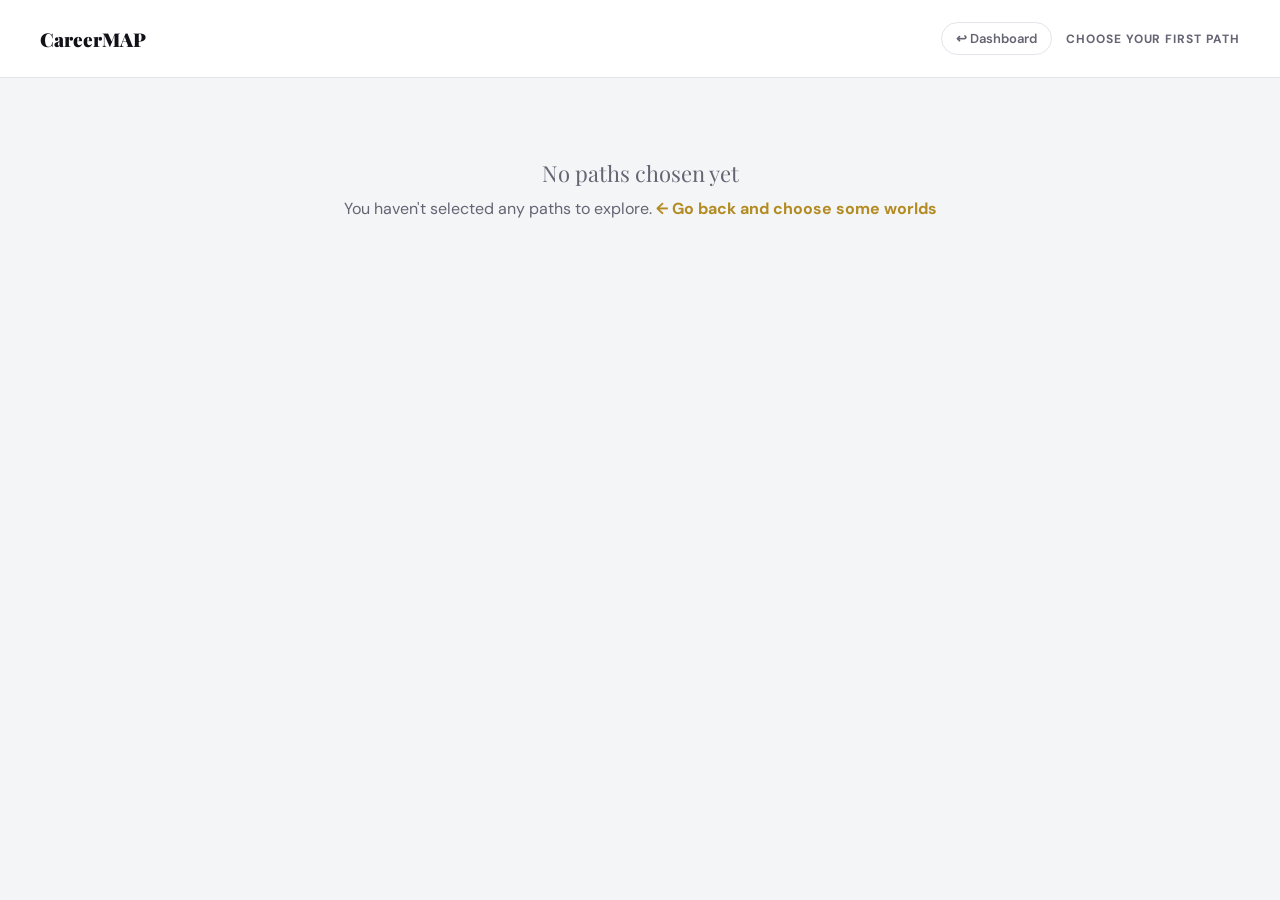
<file: frontend/gather.html>
<!DOCTYPE html>
<html lang="en">
<head>
  <meta charset="UTF-8" />
  <meta name="viewport" content="width=device-width, initial-scale=1.0" />
  <title>CareerMAP — What to Explore First</title>
  <link rel="preconnect" href="https://fonts.googleapis.com" />
  <link href="https://fonts.googleapis.com/css2?family=Playfair+Display:ital,wght@0,700;0,900;1,400&family=DM+Sans:wght@400;500;600;700&display=swap" rel="stylesheet" />
  <style>
    :root {
      --bg:#f4f5f7; --card:#ffffff; --text:#111118; --muted:#646473;
      --gold:#b38b22; --gold-soft:rgba(179,139,34,0.08); --gold-glow:rgba(179,139,34,0.15);
      --border:#e2e4e9; --red:#b54747; --red-bg:#fff5f5; --ink:#1a1a22;
      --cross:#2563eb; --cross-soft:rgba(37,99,235,.09);
    }
    *{box-sizing:border-box;margin:0;padding:0;}
    body{font-family:'DM Sans',sans-serif;background:var(--bg);color:var(--text);min-height:100vh;padding-bottom:120px;}
    .nav{padding:22px 40px;display:flex;justify-content:space-between;align-items:center;border-bottom:1px solid var(--border);background:#fff;position:sticky;top:0;z-index:30;}
    .brand{font-family:'Playfair Display',serif;font-size:19px;font-weight:900;}
    .nav-label{font-size:12px;font-weight:700;color:var(--muted);text-transform:uppercase;letter-spacing:0.08em;}
    .container{max-width:820px;margin:0 auto;padding:52px 24px 0;}
    .hidden{display:none!important;}

    .step-label{font-size:11px;font-weight:700;text-transform:uppercase;letter-spacing:0.14em;color:var(--muted);margin-bottom:12px;text-align:center;}
    .page-title{font-family:'Playfair Display',serif;font-size:38px;font-weight:900;text-align:center;line-height:1.12;margin-bottom:14px;}
    .page-sub{font-size:15px;color:var(--muted);text-align:center;max-width:620px;margin:0 auto 44px;line-height:1.65;}

    .industry-group{margin-bottom:34px;}
    .ig-head{display:flex;align-items:center;gap:9px;margin-bottom:14px;}
    .ig-icon{font-size:20px;}
    .ig-name{font-family:'Playfair Display',serif;font-size:19px;font-weight:700;}
    .ig-line{flex:1;height:1px;background:var(--border);margin-left:6px;}

    .path{background:var(--card);border:1px solid var(--border);border-radius:12px;padding:18px 20px;margin-bottom:11px;cursor:pointer;display:flex;align-items:center;gap:16px;transition:.16s;}
    .path:hover{border-color:var(--gold);transform:translateY(-2px);box-shadow:0 8px 22px rgba(0,0,0,.06);}
    .path.chosen{border-color:var(--gold);box-shadow:0 0 0 2px var(--gold);background:var(--gold-soft);}
    .radio{width:24px;height:24px;border:2px solid var(--border);border-radius:50%;flex-shrink:0;display:flex;align-items:center;justify-content:center;transition:.16s;}
    .path.chosen .radio{border-color:var(--gold);}
    .path.chosen .radio::after{content:"";width:12px;height:12px;border-radius:50%;background:var(--gold);}
    .path-body{flex:1;}
    .path-role{font-size:16px;font-weight:700;margin-bottom:3px;}
    .path-fam{font-size:12.5px;color:var(--muted);}
    .path-badge{font-size:10px;font-weight:700;text-transform:uppercase;letter-spacing:.05em;color:var(--gold);background:var(--gold-soft);border:1px solid rgba(179,139,34,.3);border-radius:20px;padding:4px 11px;opacity:0;transition:.16s;white-space:nowrap;}
    .path.chosen .path-badge{opacity:1;}

    .empty{text-align:center;padding:80px 24px;color:var(--muted);}
    .empty a{color:var(--gold);font-weight:700;text-decoration:none;}

    /* queue preview */
    .queue-note{margin-top:30px;background:#fff;border:1px solid var(--border);border-radius:12px;padding:18px 22px;font-size:13.5px;color:var(--muted);line-height:1.6;}
    .queue-note strong{color:var(--text);}

    .action-bar{position:fixed;bottom:0;left:0;width:100%;background:#fff;border-top:1px solid var(--border);padding:18px 40px;display:flex;justify-content:space-between;align-items:center;box-shadow:0 -8px 30px rgba(0,0,0,.05);z-index:30;}
    .action-info{font-weight:700;font-size:15px;}
    .action-hint{font-size:12.5px;color:var(--muted);margin-top:2px;}
    .bar-btns{display:flex;gap:10px;}
    .btn{padding:13px 26px;border-radius:8px;font-weight:700;font-size:14px;cursor:pointer;font-family:inherit;border:none;transition:.2s;}
    .btn-ghost{background:none;border:1px solid var(--border);color:var(--text);}
    .btn-ghost:hover{border-color:var(--text);}
    .btn-primary{background:var(--ink);color:#fff;}
    .btn-primary:hover:not(:disabled){background:var(--gold);}
    .btn-primary:disabled{background:var(--border);color:var(--muted);cursor:not-allowed;}
  </style>
</head>
<body>
  <div class="nav">
    <div class="brand">CareerMAP</div>
    <div style="display:flex;align-items:center;gap:14px;"><a href="profile.html" style="text-decoration:none;color:#646473;font-size:13px;font-weight:600;border:1px solid #e2e4e9;padding:7px 14px;border-radius:20px;white-space:nowrap;">↩ Dashboard</a><div class="nav-label">Choose Your First Path</div></div>
  </div>

  <div id="content" class="container">
    <div class="step-label">Everything That Called to You</div>
    <h1 class="page-title">What Do You Want to Explore First?</h1>
    <p class="page-sub">
      Here is every path you marked across the worlds you explored. You'll take them into the canvas
      one at a time &mdash; so choose the one that pulls at you most right now. The rest will wait their turn.
    </p>
    <div id="groups"></div>
    <div class="queue-note" id="queue-note"></div>
  </div>

  <div id="empty" class="empty hidden">
    <p style="font-family:'Playfair Display',serif;font-size:22px;margin-bottom:10px;">No paths chosen yet</p>
    <p>You haven't selected any paths to explore. <a href="world.html">← Go back and choose some worlds</a></p>
  </div>

  <div class="action-bar hidden" id="action-bar">
    <div>
      <div class="action-info" id="action-info">Choose one path to begin</div>
      <div class="action-hint" id="action-hint">The rest stay saved for later.</div>
    </div>
    <div class="bar-btns">
      <button class="btn btn-ghost" onclick="window.location.href='world-explore.html'">← Back</button>
      <button class="btn btn-primary" id="go-btn" disabled onclick="openInCanvas()">Open in Canvas →</button>
    </div>
  </div>

  <script src="userstore.js"></script>
  <script>
    // selections saved by world-explore.html: [{industry, industry_key, family, role}]
    let selections = JSON.parse(userStore.get("explore_selections") || "[]");
    let chosenIndex = -1;

    // optional: industry icons from industries.json (best-effort, for nicer headers)
    let iconByKey = {};

    async function init() {
      if (selections.length === 0) {
        document.getElementById("content").classList.add("hidden");
        document.getElementById("empty").classList.remove("hidden");
        return;
      }
      try {
        const res = await fetch("industries.json");
        if (res.ok) {
          const data = await res.json();
          (data.industries || []).forEach(i => { iconByKey[i.key] = i.icon || ""; });
        }
      } catch { /* icons are optional */ }

      render();
      document.getElementById("action-bar").classList.remove("hidden");
    }

    function render() {
      // group selections by industry
      const groups = {};
      selections.forEach((sel, idx) => {
        const key = sel.industry_key || sel.industry;
        if (!groups[key]) groups[key] = { name: sel.industry, items: [] };
        groups[key].items.push({ ...sel, idx });
      });

      const container = document.getElementById("groups");
      container.innerHTML = "";
      Object.keys(groups).forEach(key => {
        const g = groups[key];
        const grp = document.createElement("div");
        grp.className = "industry-group";
        let html = `<div class="ig-head">
            <span class="ig-icon">${iconByKey[key] || "🧭"}</span>
            <span class="ig-name">${g.name}</span>
            <span class="ig-line"></span>
          </div>`;
        g.items.forEach(item => {
          const isChosen = item.idx === chosenIndex;
          html += `
            <div class="path${isChosen ? " chosen" : ""}" onclick="choose(${item.idx})">
              <div class="radio"></div>
              <div class="path-body">
                <div class="path-role">${item.role}</div>
                <div class="path-fam">${item.family}</div>
              </div>
              <span class="path-badge">Exploring first</span>
            </div>`;
        });
        grp.innerHTML = html;
        container.appendChild(grp);
      });

      updateBar();
    }

    function choose(idx) {
      chosenIndex = idx;
      render();
    }

    function updateBar() {
      const total = selections.length;
      const note = document.getElementById("queue-note");
      if (chosenIndex === -1) {
        document.getElementById("action-info").textContent = "Choose one path to begin";
        document.getElementById("action-hint").textContent = `${total} path${total===1?"":"s"} saved in total.`;
        document.getElementById("go-btn").disabled = true;
        note.innerHTML = `You have <strong>${total}</strong> path${total===1?"":"s"} saved. Pick the first one to explore — the others will be waiting when you come back.`;
      } else {
        const chosen = selections[chosenIndex];
        const remaining = total - 1;
        document.getElementById("action-info").textContent = `First: ${chosen.role}`;
        document.getElementById("action-hint").textContent = remaining > 0 ? `${remaining} more will wait their turn.` : "This is your only path.";
        document.getElementById("go-btn").disabled = false;
        note.innerHTML = `Starting with <strong>${chosen.role}</strong>${remaining>0?` — <strong>${remaining}</strong> other path${remaining===1?"":"s"} will wait in your queue.`:`.`}`;
      }
    }

    function openInCanvas() {
      if (chosenIndex === -1) return;
      const chosen = selections[chosenIndex];
      // hand the single chosen path to the canvas
      userStore.set("canvas_current_path", JSON.stringify(chosen));
      // build the "waiting" queue = everything except the chosen one
      const queue = selections.filter((_, i) => i !== chosenIndex);
      userStore.set("canvas_queue", JSON.stringify(queue));
      window.location.href = "canvas.html";
    }

    init();
  </script>
</body>
</html>
</file>
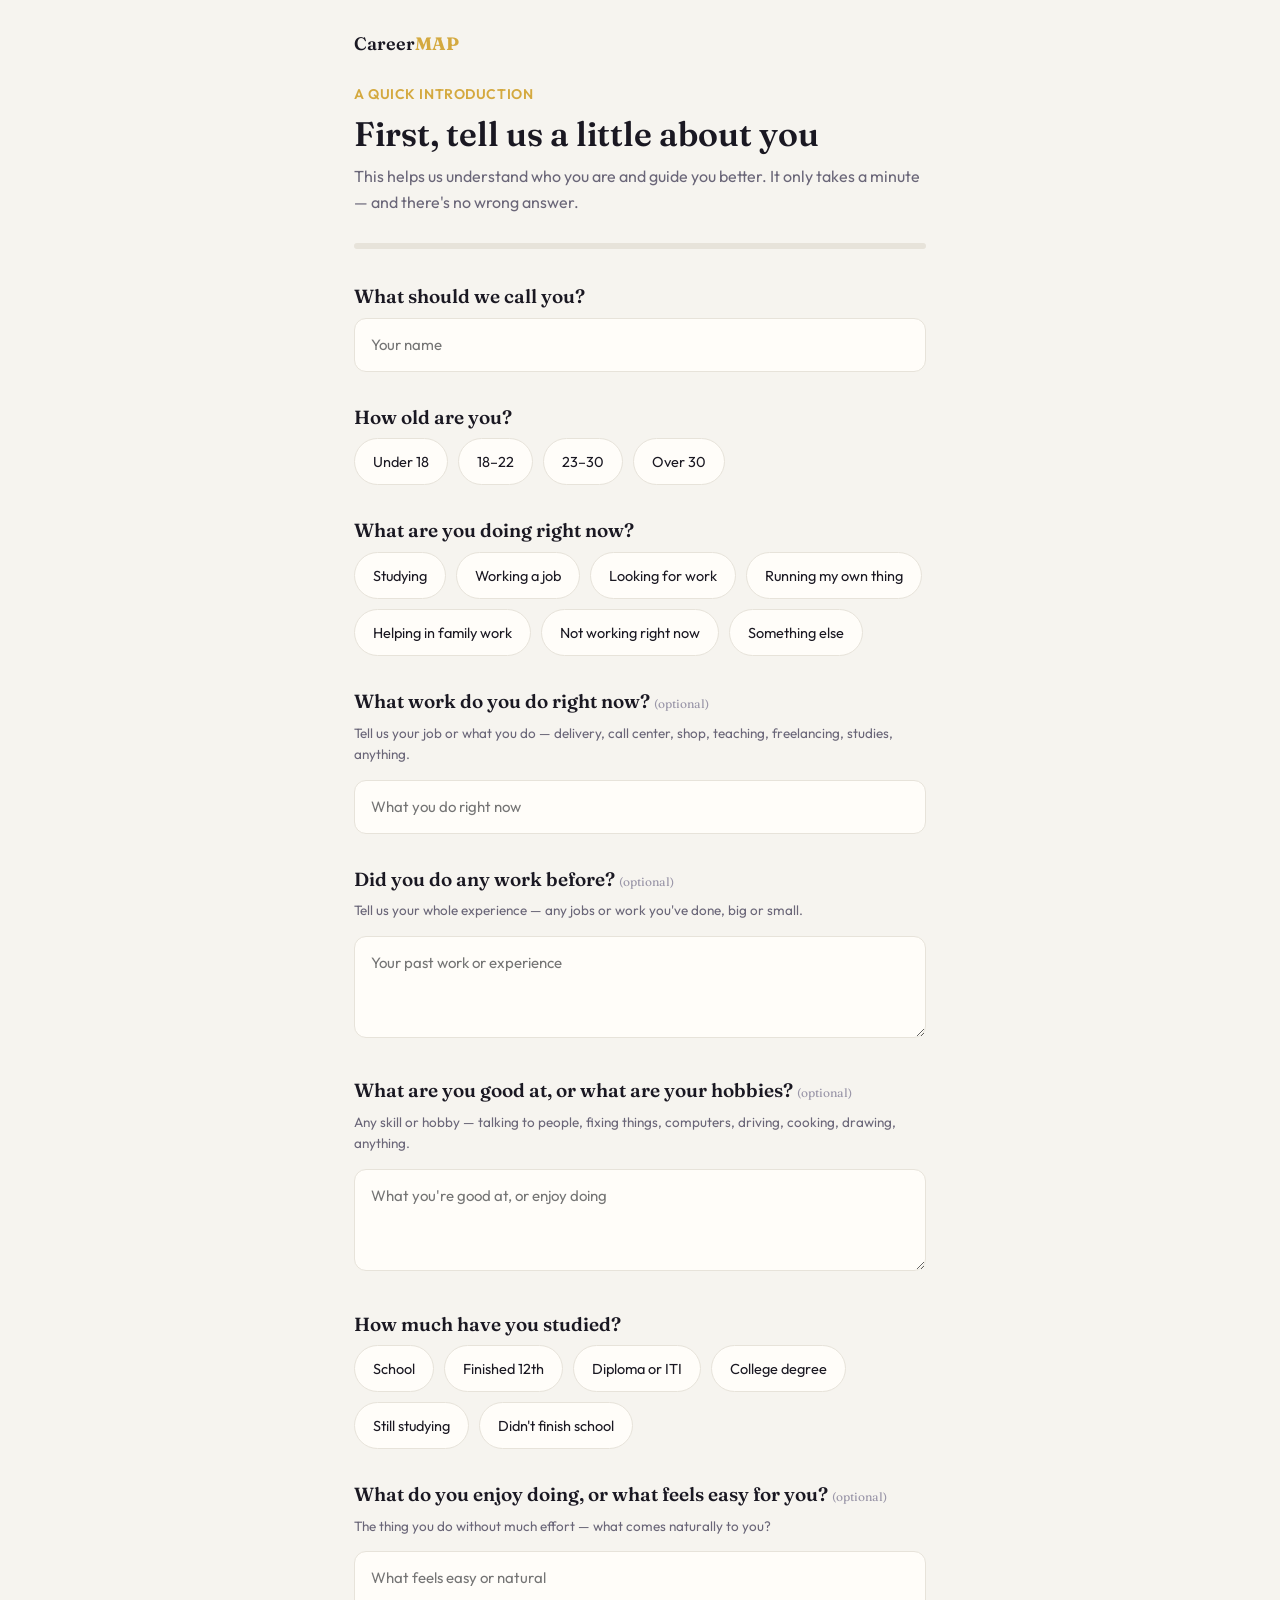
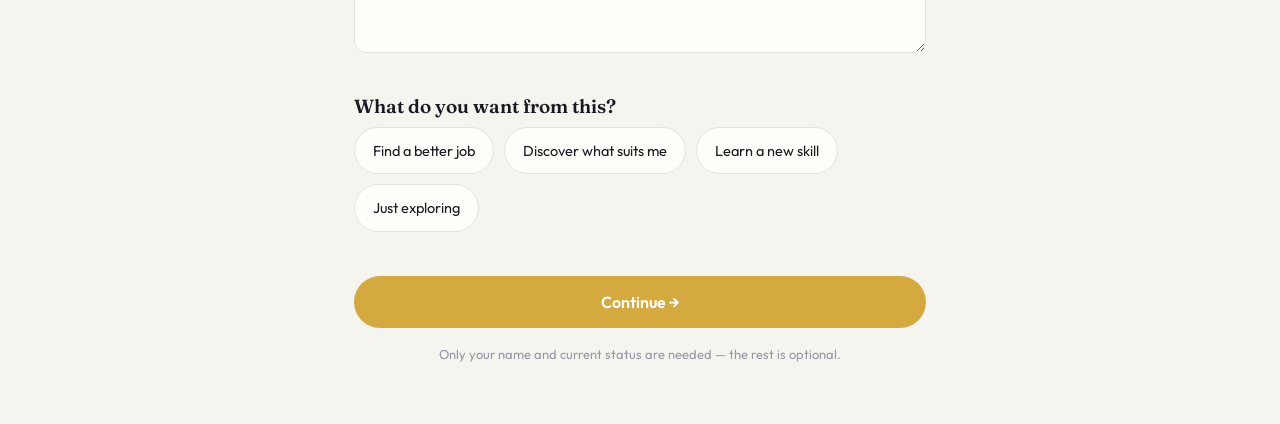
<file: frontend/intro.html>
<!DOCTYPE html>
<html lang="en">
<head>
<meta charset="UTF-8" />
<meta name="viewport" content="width=device-width, initial-scale=1.0" />
<title>Tell us about you — Career MAP</title>
<link rel="preconnect" href="https://fonts.googleapis.com" />
<link href="https://fonts.googleapis.com/css2?family=Fraunces:opsz,wght@9..144,400;9..144,500;9..144,600;9..144,700&family=Outfit:wght@300;400;500;600;700&display=swap" rel="stylesheet" />
<style>
  :root{
    --bg:#f6f4ef;--paper:#fffdf9;--text:#1a1822;--muted:#6a6678;--faint:#9a96a8;
    --accent:#d4a93f;--accent-soft:rgba(212,169,63,.1);--border:#e7e3da;--green:#1f9d6b;
  }
  *{box-sizing:border-box;margin:0;padding:0;}
  body{font-family:'Outfit',sans-serif;background:var(--bg);color:var(--text);line-height:1.6;padding:0 0 60px;}
  .wrap{max-width:620px;margin:0 auto;padding:0 24px;}
  .top{padding:30px 0 0;}
  .brand{font-family:'Fraunces',serif;font-weight:600;font-size:18px;}
  .brand b{color:var(--accent);}
  .hero{padding:24px 0 28px;}
  .hello{font-size:14px;color:var(--accent);font-weight:600;letter-spacing:.04em;text-transform:uppercase;margin-bottom:10px;}
  .hero h1{font-family:'Fraunces',serif;font-size:34px;font-weight:600;line-height:1.15;margin-bottom:10px;}
  .hero p{font-size:16px;color:var(--muted);}

  /* progress bar */
  .pbar{height:6px;background:var(--border);border-radius:10px;overflow:hidden;margin-bottom:32px;}
  .pbar-fill{height:100%;background:var(--accent);border-radius:10px;width:0%;transition:width .3s;}

  .q{margin-bottom:30px;}
  .q-label{font-family:'Fraunces',serif;font-size:19px;font-weight:600;margin-bottom:6px;}
  .q-hint{font-size:13.5px;color:var(--muted);margin-bottom:14px;}
  .q-optional{font-size:12px;color:var(--faint);font-weight:400;}

  input.f,textarea.f{width:100%;background:var(--paper);border:1.5px solid var(--border);border-radius:12px;padding:14px 16px;font-family:'Outfit',sans-serif;font-size:15px;color:var(--text);outline:none;resize:vertical;line-height:1.6;}
  input.f:focus,textarea.f:focus{border-color:var(--accent);}

  .opts{display:flex;flex-wrap:wrap;gap:10px;}
  .opt{padding:11px 18px;border:1.5px solid var(--border);border-radius:30px;background:var(--paper);font-size:14.5px;cursor:pointer;transition:.15s;user-select:none;}
  .opt:hover{border-color:var(--accent);}
  .opt.sel{background:var(--accent);border-color:var(--accent);color:#fff;font-weight:600;}

  .submit{margin-top:14px;background:var(--accent);color:#fff;border:none;border-radius:30px;padding:16px 36px;font-family:'Outfit',sans-serif;font-size:16px;font-weight:600;cursor:pointer;transition:.16s;width:100%;}
  .submit:hover{transform:translateY(-2px);box-shadow:0 8px 22px rgba(212,169,63,.35);}
  .skip-note{text-align:center;margin-top:16px;font-size:13px;color:var(--faint);}
  .err{color:#b54747;font-size:14px;margin-top:10px;text-align:center;}
</style>
</head>
<body>
<div class="wrap">
  <div class="top"><div class="brand">Career<b>MAP</b></div></div>
  <div class="hero">
    <div class="hello">A quick introduction</div>
    <h1>First, tell us a little about you</h1>
    <p>This helps us understand who you are and guide you better. It only takes a minute — and there's no wrong answer.</p>
  </div>

  <div class="pbar"><div class="pbar-fill" id="pbar"></div></div>

  <form id="introForm">
    <!-- 1 name -->
    <div class="q">
      <div class="q-label">What should we call you?</div>
      <input class="f" id="q_name" placeholder="Your name" />
    </div>

    <!-- 2 age -->
    <div class="q">
      <div class="q-label">How old are you?</div>
      <div class="opts" data-single="age">
        <div class="opt" data-val="Under 18">Under 18</div>
        <div class="opt" data-val="18-22">18–22</div>
        <div class="opt" data-val="23-30">23–30</div>
        <div class="opt" data-val="Over 30">Over 30</div>
      </div>
    </div>

    <!-- 3 present status -->
    <div class="q">
      <div class="q-label">What are you doing right now?</div>
      <div class="opts" data-single="status">
        <div class="opt" data-val="Studying">Studying</div>
        <div class="opt" data-val="Working a job">Working a job</div>
        <div class="opt" data-val="Looking for work">Looking for work</div>
        <div class="opt" data-val="Running my own thing">Running my own thing</div>
        <div class="opt" data-val="Helping in family work">Helping in family work</div>
        <div class="opt" data-val="Not working right now">Not working right now</div>
        <div class="opt" data-val="Something else">Something else</div>
      </div>
    </div>

    <!-- 4 current work -->
    <div class="q">
      <div class="q-label">What work do you do right now? <span class="q-optional">(optional)</span></div>
      <div class="q-hint">Tell us your job or what you do — delivery, call center, shop, teaching, freelancing, studies, anything.</div>
      <input class="f" id="q_current" placeholder="What you do right now" />
    </div>

    <!-- 5 past work -->
    <div class="q">
      <div class="q-label">Did you do any work before? <span class="q-optional">(optional)</span></div>
      <div class="q-hint">Tell us your whole experience — any jobs or work you've done, big or small.</div>
      <textarea class="f" id="q_past" rows="3" placeholder="Your past work or experience"></textarea>
    </div>

    <!-- 6 good at / hobbies -->
    <div class="q">
      <div class="q-label">What are you good at, or what are your hobbies? <span class="q-optional">(optional)</span></div>
      <div class="q-hint">Any skill or hobby — talking to people, fixing things, computers, driving, cooking, drawing, anything.</div>
      <textarea class="f" id="q_skills" rows="3" placeholder="What you're good at, or enjoy doing"></textarea>
    </div>

    <!-- 7 education -->
    <div class="q">
      <div class="q-label">How much have you studied?</div>
      <div class="opts" data-single="education">
        <div class="opt" data-val="School">School</div>
        <div class="opt" data-val="Finished 12th">Finished 12th</div>
        <div class="opt" data-val="Diploma or ITI">Diploma or ITI</div>
        <div class="opt" data-val="College degree">College degree</div>
        <div class="opt" data-val="Still studying">Still studying</div>
        <div class="opt" data-val="Didn't finish school">Didn't finish school</div>
      </div>
    </div>

    <!-- 8 what feels easy -->
    <div class="q">
      <div class="q-label">What do you enjoy doing, or what feels easy for you? <span class="q-optional">(optional)</span></div>
      <div class="q-hint">The thing you do without much effort — what comes naturally to you?</div>
      <textarea class="f" id="q_easy" rows="3" placeholder="What feels easy or natural"></textarea>
    </div>

    <!-- 9 goal -->
    <div class="q">
      <div class="q-label">What do you want from this?</div>
      <div class="opts" data-single="goal">
        <div class="opt" data-val="Find a better job">Find a better job</div>
        <div class="opt" data-val="Discover what suits me">Discover what suits me</div>
        <div class="opt" data-val="Learn a new skill">Learn a new skill</div>
        <div class="opt" data-val="Just exploring">Just exploring</div>
      </div>
    </div>

    <button type="submit" class="submit" id="submitBtn">Continue →</button>
    <div class="err" id="err"></div>
    <div class="skip-note">Only your name and current status are needed — the rest is optional.</div>
  </form>
</div>

<script src="config.js"></script>
<script src="userstore.js"></script>
  <script>
  const token=localStorage.getItem("token");
  const picks={};  // single-select answers

  // single-select option groups
  document.querySelectorAll(".opts[data-single]").forEach(group=>{
    const key=group.getAttribute("data-single");
    group.querySelectorAll(".opt").forEach(opt=>{
      opt.onclick=()=>{
        group.querySelectorAll(".opt").forEach(o=>o.classList.remove("sel"));
        opt.classList.add("sel");
        picks[key]=opt.getAttribute("data-val");
        updateBar();
      };
    });
  });

  function updateBar(){
    // count answered: name + 4 single-selects + (optional texts don't gate)
    let answered=0, total=5;
    if(document.getElementById("q_name").value.trim()) answered++;
    ["age","status","education","goal"].forEach(k=>{ if(picks[k]) answered++; });
    document.getElementById("pbar").style.width=Math.round(answered/total*100)+"%";
  }
  document.getElementById("q_name").addEventListener("input", updateBar);

  document.getElementById("introForm").addEventListener("submit", async (e)=>{
    e.preventDefault();
    const err=document.getElementById("err"); err.textContent="";
    const name=document.getElementById("q_name").value.trim();

    // only name + status required
    if(!name){ err.textContent="Please tell us what to call you."; return; }
    if(!picks.status){ err.textContent="Please tell us what you're doing right now."; return; }

    const profile={
      name,
      age: picks.age||"",
      status: picks.status||"",
      current_work: document.getElementById("q_current").value.trim(),
      past_work: document.getElementById("q_past").value.trim(),
      skills_hobbies: document.getElementById("q_skills").value.trim(),
      education: picks.education||"",
      enjoys: document.getElementById("q_easy").value.trim(),
      goal: picks.goal||""
    };

    // Save locally so the flow continues even before the backend endpoint exists.
    userStore.set("user_profile", JSON.stringify(profile));
    userStore.set("intro_done", "true");

    // TODO (later piece): POST profile to backend to save in the database.
    // Once the backend endpoint exists, we'll send `profile` there too.

    // continue to the home base (profile)
    window.location.href="profile.html";
  });

  updateBar();
</script>
</body>
</html>
</file>
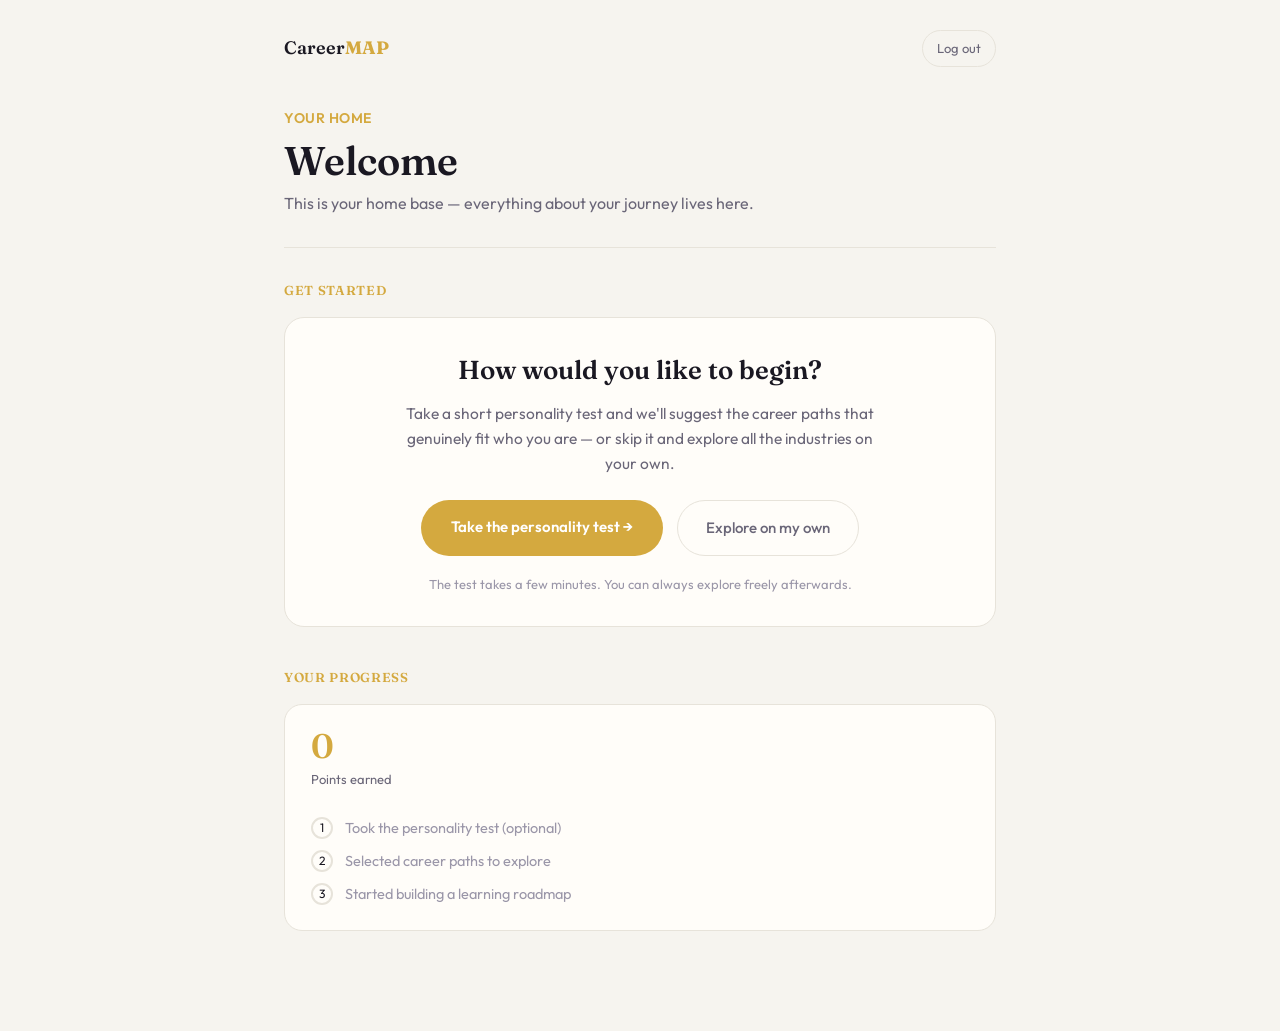
<file: frontend/profile.html>
<!DOCTYPE html>
<html lang="en">
<head>
<meta charset="UTF-8" />
<meta name="viewport" content="width=device-width, initial-scale=1.0" />
<title>Your Home — Career MAP</title>
<link rel="preconnect" href="https://fonts.googleapis.com" />
<link href="https://fonts.googleapis.com/css2?family=Fraunces:opsz,wght@9..144,400;9..144,500;9..144,600;9..144,700&family=Outfit:wght@300;400;500;600;700&display=swap" rel="stylesheet" />
<style>
  :root{
    --bg:#f6f4ef;--paper:#fffdf9;--text:#1a1822;--muted:#6a6678;--faint:#9a96a8;
    --accent:#d4a93f;--accent-soft:rgba(212,169,63,.1);--border:#e7e3da;
    --green:#1f9d6b;--cross:#3a6ea5;
  }
  *{box-sizing:border-box;margin:0;padding:0;}
  body{font-family:'Outfit',sans-serif;background:var(--bg);color:var(--text);line-height:1.6;padding-bottom:60px;}
  .wrap{max-width:760px;margin:0 auto;padding:0 24px;}
  .top{padding:30px 0 26px;display:flex;align-items:center;justify-content:space-between;}
  .brand{font-family:'Fraunces',serif;font-weight:600;font-size:18px;}
  .brand b{color:var(--accent);}
  .logout{font-size:13px;color:var(--muted);text-decoration:none;border:1px solid var(--border);padding:7px 14px;border-radius:20px;}
  .logout:hover{border-color:var(--accent);}
  .hero{padding:14px 0 30px;border-bottom:1px solid var(--border);margin-bottom:32px;}
  .hello{font-size:14px;color:var(--accent);font-weight:600;letter-spacing:.04em;text-transform:uppercase;margin-bottom:10px;}
  .hero h1{font-family:'Fraunces',serif;font-size:40px;font-weight:600;line-height:1.1;margin-bottom:8px;}
  .hero p{font-size:16px;color:var(--muted);}
  .section{margin-bottom:40px;}
  .section-label{font-family:'Fraunces',serif;font-size:13px;font-weight:600;color:var(--accent);letter-spacing:.05em;text-transform:uppercase;margin-bottom:16px;}

  /* THE FORK */
  .fork{background:var(--paper);border:1px solid var(--border);border-radius:20px;padding:32px 28px;text-align:center;}
  .fork h2{font-family:'Fraunces',serif;font-size:26px;font-weight:600;margin-bottom:10px;}
  .fork p{font-size:15.5px;color:var(--muted);max-width:480px;margin:0 auto 24px;line-height:1.6;}
  .fork-btns{display:flex;gap:14px;justify-content:center;flex-wrap:wrap;}
  .btn-primary{background:var(--accent);color:#fff;border:none;border-radius:30px;padding:15px 30px;font-family:'Outfit',sans-serif;font-size:15px;font-weight:600;cursor:pointer;text-decoration:none;display:inline-block;transition:.16s;}
  .btn-primary:hover{transform:translateY(-2px);box-shadow:0 8px 22px rgba(212,169,63,.35);}
  .btn-ghost{background:none;color:var(--muted);border:1px solid var(--border);border-radius:30px;padding:15px 28px;font-size:15px;font-weight:500;cursor:pointer;text-decoration:none;display:inline-block;transition:.16s;}
  .btn-ghost:hover{border-color:var(--accent);color:var(--text);}
  .fork-note{font-size:13px;color:var(--faint);margin-top:18px;}

  /* personality results */
  .persona-card{background:var(--paper);border:1px solid var(--border);border-radius:18px;padding:26px;}
  .persona-summary{font-size:16px;line-height:1.75;color:#2a2736;margin-bottom:18px;}
  .traits{display:flex;flex-direction:column;gap:14px;}
  .trait-top{display:flex;justify-content:space-between;font-size:13.5px;margin-bottom:5px;}
  .trait-name{font-weight:600;}.trait-val{color:var(--muted);}
  .bar{height:8px;background:var(--border);border-radius:10px;overflow:hidden;}
  .bar-fill{height:100%;background:var(--accent);border-radius:10px;}
  .persona-link{display:inline-block;margin-top:18px;font-size:14px;color:var(--cross);text-decoration:none;font-weight:600;}
  .persona-link:hover{text-decoration:underline;}

  /* "now explore" call-to-action after test */
  .explore-cta{margin-top:18px;background:var(--accent-soft);border:1px solid var(--border);border-radius:16px;padding:22px 24px;display:flex;align-items:center;justify-content:space-between;gap:16px;flex-wrap:wrap;}
  .explore-cta-text{flex:1;min-width:220px;}
  .explore-cta-text b{font-family:'Fraunces',serif;font-size:18px;font-weight:600;display:block;margin-bottom:4px;}
  .explore-cta-text span{font-size:14px;color:var(--muted);}

  /* selections */
  .sel-grid{display:flex;flex-direction:column;gap:12px;}
  .sel-card{background:var(--paper);border:1px solid var(--border);border-radius:14px;padding:18px 20px;display:flex;align-items:center;gap:16px;text-decoration:none;color:inherit;transition:.16s;cursor:pointer;}
  .sel-card:hover{border-color:var(--accent);box-shadow:0 6px 20px rgba(0,0,0,.06);transform:translateY(-1px);}
  .sel-icon{font-size:30px;flex-shrink:0;}
  .sel-body{flex:1;}
  .sel-name{font-family:'Fraunces',serif;font-size:19px;font-weight:600;margin-bottom:3px;}
  .sel-count{font-size:13px;color:var(--muted);}
  .sel-arrow{color:var(--accent);font-size:20px;}
  .empty{background:var(--paper);border:1px dashed var(--border);border-radius:16px;padding:24px;text-align:center;color:var(--muted);font-size:15px;}
  .empty a{color:var(--accent);font-weight:600;text-decoration:none;}

  /* progress */
  .prog-card{background:var(--paper);border:1px solid var(--border);border-radius:18px;padding:24px 26px;}
  .stat{display:inline-block;margin-bottom:8px;}
  .stat-num{font-family:'Fraunces',serif;font-size:34px;font-weight:600;color:var(--accent);line-height:1;}
  .stat-label{font-size:13px;color:var(--muted);margin-top:6px;}
  .steps{margin-top:18px;display:flex;flex-direction:column;gap:10px;}
  .step{display:flex;align-items:center;gap:12px;font-size:14.5px;}
  .step-dot{width:22px;height:22px;border-radius:50%;border:2px solid var(--border);display:flex;align-items:center;justify-content:center;font-size:12px;flex-shrink:0;}
  .step.done .step-dot{background:var(--green);border-color:var(--green);color:#fff;}
  .step.done .step-text{color:var(--text);}
  .step .step-text{color:var(--faint);}
</style>
</head>
<body>
<div class="wrap">
  <div class="top">
    <div class="brand">Career<b>MAP</b></div>
    <a href="#" class="logout" id="logoutBtn">Log out</a>
  </div>

  <div class="hero">
    <div class="hello">Your Home</div>
    <h1 id="greeting">Welcome</h1>
    <p id="status-line">This is your home base — everything about your journey lives here.</p>
  </div>

  <!-- ADAPTIVE: fork (before test) OR personality results + explore CTA (after test) -->
  <div class="section">
    <div class="section-label" id="persona-label">Get Started</div>
    <div id="persona-zone"></div>
  </div>

  <!-- selections -->
  <div class="section" id="selections-section" style="display:none;">
    <div class="section-label">What You're Pursuing</div>
    <div id="selections"></div>
  </div>

  <!-- progress -->
  <div class="section">
    <div class="section-label">Your Progress</div>
    <div id="progress"></div>
  </div>
</div>

<script src="config.js"></script>
<script src="userstore.js"></script>
  <script>
  const ICONS={tech:"💻",manufacturing:"🏭",engineering:"⚙️",trades:"🔧",finance:"💰",economics:"📈",entrepreneurship:"🚀",healthcare:"🩺",academics:"🎓",creative:"🎨",government:"🏛️",agriculture:"🌱",sustainability:"⚡",retail:"🛒",hospitality:"🏨",athletics:"🏅",business:"📋"};

  // ---- greeting: use the name from their intro profile ----
  (function showName(){
    let name="";
    try{ name=(JSON.parse(userStore.get("user_profile")||"{}").name||"").trim(); }catch(e){}
    if(!name){ // fallback to account email's first part if no profile name
      try{ const em=(JSON.parse(localStorage.getItem("user")||"{}").email||""); name=em?em.split("@")[0]:""; }catch(e){}
    }
    const g=document.getElementById("greeting");
    if(g) g.textContent = name ? `Welcome, ${name}` : "Welcome";
  })();

  // ---- read state ----
  function getReport(){ try{return JSON.parse(userStore.get("persona_report")||"null");}catch(e){return null;} }
  function getScores(){ try{return JSON.parse(userStore.get("dna_scores")||"null");}catch(e){return null;} }
  function getPicks(){ try{return JSON.parse(userStore.get("explore_selections_raw")||"{}");}catch(e){return {};} }
  function hasTest(){ return !!(getReport()||getScores()); }
  function pickedWorlds(){ const p=getPicks(); return Object.keys(p).filter(k=>p[k]&&Object.keys(p[k]).length>0); }

  // ---- PERSONA ZONE: the adaptive heart of the page ----
  function renderPersonaZone(){
    const label=document.getElementById("persona-label");
    const zone=document.getElementById("persona-zone");

    if(!hasTest()){
      // BEFORE TEST → the fork
      label.textContent="Get Started";
      zone.innerHTML=`
        <div class="fork">
          <h2>How would you like to begin?</h2>
          <p>Take a short personality test and we'll suggest the career paths that genuinely fit who you are — or skip it and explore all the industries on your own.</p>
          <div class="fork-btns">
            <a class="btn-primary" href="quiz.html">Take the personality test →</a>
            <a class="btn-ghost" href="world.html">Explore on my own</a>
          </div>
          <div class="fork-note">The test takes a few minutes. You can always explore freely afterwards.</div>
        </div>`;
      return;
    }

    // AFTER TEST → a CLEAN summary card + button to the dedicated analysis page
    // (We intentionally do NOT dump all the trait bars here — the full breakdown
    //  lives on analysis.html. The home page stays tidy.)
    label.textContent="Who You Are";
    let html=`<div class="persona-card">`;
    html+=`<div class="persona-summary">You've completed your personality test. Your full breakdown — your traits, strengths, and what they mean for your career — is ready on your analysis page.</div>`;
    html+=`<a class="btn-primary" href="analysis.html" style="text-decoration:none;">See my full analysis →</a>`;
    html+=`</div>`;

    // the "now explore industries" nudge (next step in the loop)
    html+=`<div class="explore-cta">
      <div class="explore-cta-text"><b>Now, explore your industries</b><span>Based on who you are, find the worlds and roles that fit you.</span></div>
      <a class="btn-primary" href="world.html">Explore industries →</a>
    </div>`;
    zone.innerHTML=html;
  }

  // ---- SELECTIONS ----
  function renderSelections(){
    const section=document.getElementById("selections-section");
    const box=document.getElementById("selections");
    const worlds=pickedWorlds();
    if(worlds.length===0){ section.style.display="none"; return; }
    section.style.display="block";
    let html=`<div class="sel-grid">`;
    const picks=getPicks();
    worlds.forEach(key=>{
      const count=Object.keys(picks[key]).length;
      const icon=ICONS[key]||"🗂️";
      const name=key.charAt(0).toUpperCase()+key.slice(1);
      html+=`<div class="sel-card" onclick="openCanvas('${key}')">
        <div class="sel-icon">${icon}</div>
        <div class="sel-body"><div class="sel-name">${name}</div>
          <div class="sel-count">${count} path${count===1?"":"s"} selected — continue your learning</div></div>
        <div class="sel-arrow">→</div></div>`;
    });
    html+=`</div>`;
    box.innerHTML=html;
  }

  // The canvas works on ONE specific role at a time, chosen via gather.html.
  // So clicking an industry sends the user to gather, where they pick which
  // saved role to work on — which then opens the canvas correctly.
  function openCanvas(key){
    userStore.set("explore_current", key);
    window.location.href="gather.html";
  }

  // ---- PROGRESS ----
  function renderProgress(){
    const box=document.getElementById("progress");
    const q=hasTest();
    const p=pickedWorlds().length>0;
    const c=!!userStore.get("canvas_queue")||!!userStore.get("canvas_current_path");
    const points=parseInt(userStore.get("points_total")||"0",10);
    box.innerHTML=`<div class="prog-card">
      <div class="stat"><div class="stat-num">${points}</div><div class="stat-label">Points earned</div></div>
      <div class="steps">
        <div class="step ${q?"done":""}"><div class="step-dot">${q?"✓":"1"}</div><span class="step-text">Took the personality test ${q?"":"(optional)"}</span></div>
        <div class="step ${p?"done":""}"><div class="step-dot">${p?"✓":"2"}</div><span class="step-text">Selected career paths to explore</span></div>
        <div class="step ${c?"done":""}"><div class="step-dot">${c?"✓":"3"}</div><span class="step-text">Started building a learning roadmap</span></div>
      </div></div>`;
  }

  document.getElementById("logoutBtn").onclick=(e)=>{e.preventDefault();localStorage.removeItem("token");window.location.href="index.html";};

  renderPersonaZone();
  renderSelections();
  renderProgress();
</script>
</body>
</html>
</file>
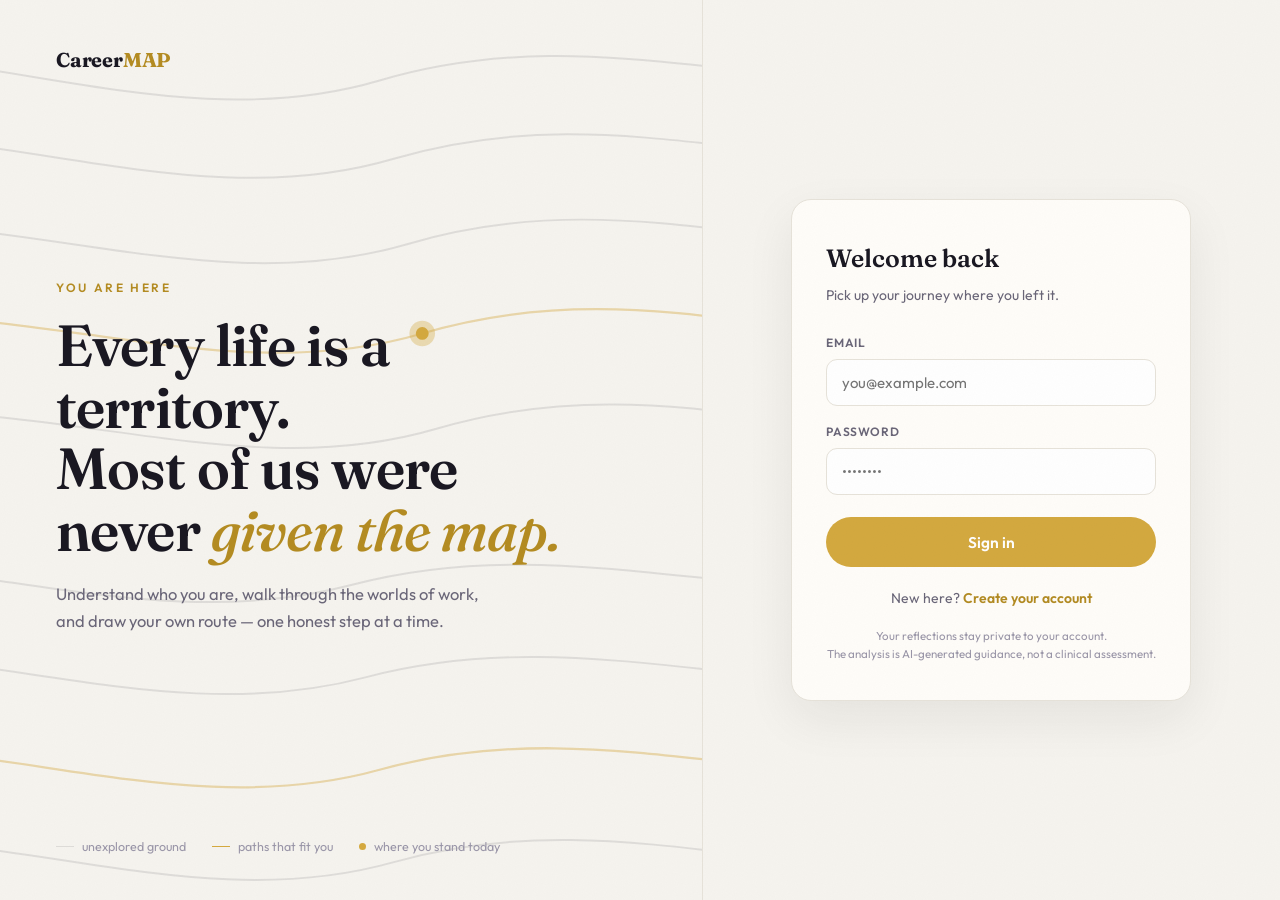
<file: frontend/quiz.html>
<!DOCTYPE html>
<html lang="en">
<head>
  <meta charset="UTF-8" />
  <meta name="viewport" content="width=device-width, initial-scale=1.0" />
  <title>CareerMAP — Deep Diagnostic</title>
  <link rel="preconnect" href="https://fonts.googleapis.com" />
  <link href="https://fonts.googleapis.com/css2?family=Playfair+Display:ital,wght@0,700;1,400&family=DM+Sans:wght@400;500;700&display=swap" rel="stylesheet" />
  <style>
    :root { --bg: #f4f5f7; --text: #111118; --text-muted: #646473; --gold: #b38b22; --border: #e2e4e9; }
    * { box-sizing: border-box; margin: 0; padding: 0; }
    body { font-family: 'DM Sans', sans-serif; background: var(--bg); color: var(--text); min-height: 100vh; }

    /* ── Loading ── */
    #loading-screen { text-align: center; padding-top: 140px; }
    .spinner { border: 3px solid var(--border); border-top-color: var(--gold); width: 40px; height: 40px; border-radius: 50%; animation: spin 0.9s linear infinite; margin: 0 auto 20px; }
    @keyframes spin { to { transform: rotate(360deg); } }

    /* ── Standard Quiz Frame ── */
    .quiz-frame { max-width: 700px; margin: 72px auto; background: #fff; border: 1px solid var(--border); border-radius: 14px; padding: 48px; box-shadow: 0 4px 24px rgba(0,0,0,0.03); }
    .progress-bar { height: 4px; background: var(--border); border-radius: 2px; overflow: hidden; margin-bottom: 44px; }
    .progress-fill { height: 100%; background: var(--gold); border-radius: 2px; transition: width 0.4s ease; }
    .q-text { font-family: 'Playfair Display', serif; font-size: 25px; font-weight: 700; line-height: 1.45; margin-bottom: 36px; }

    /* ── Scale: text-label buttons ── */
    .scale-row { display: flex; gap: 8px; margin-bottom: 44px; }
    .scale-btn {
      flex: 1; padding: 14px 6px; border: 2px solid var(--border); border-radius: 8px;
      background: #fff; font-family: 'DM Sans', sans-serif; font-size: 13px; font-weight: 700;
      color: var(--text-muted); cursor: pointer; transition: all 0.15s; text-align: center; line-height: 1.3;
    }
    .scale-btn:hover { border-color: var(--gold); color: var(--text); }
    .scale-btn.active { background: var(--text); color: #fff; border-color: var(--text); }

    .nav-row { display: flex; justify-content: space-between; align-items: center; }
    .btn { padding: 12px 28px; border-radius: 7px; font-weight: 700; cursor: pointer; border: none; font-size: 14px; font-family: 'DM Sans', sans-serif; }
    .btn-sec { background: none; color: var(--text-muted); }
    .btn-main { background: var(--text); color: #fff; transition: 0.15s; }
    .btn-main:disabled { background: var(--border); color: var(--text-muted); cursor: not-allowed; }
    .counter { font-size: 13px; font-weight: 700; color: var(--text-muted); }

    /* ── Qualitative Full-Screen Overlay ── */
    #qual-overlay {
      position: fixed; inset: 0; background: #0d0d10;
      display: flex; align-items: center; justify-content: center;
      z-index: 200; padding: 40px;
    }
    .qual-inner { max-width: 740px; width: 100%; }
    .qual-badge {
      display: inline-block; font-size: 11px; font-weight: 700; letter-spacing: 0.14em;
      text-transform: uppercase; color: #c9a84c; background: rgba(201,168,76,0.12);
      border: 1px solid rgba(201,168,76,0.3); border-radius: 4px; padding: 5px 12px; margin-bottom: 28px;
    }
    .qual-title { font-family: 'Playfair Display', serif; font-size: 28px; font-weight: 700; color: #f5f4f0; line-height: 1.4; margin-bottom: 14px; }
    .qual-instruction { font-size: 14px; color: #7a7a8e; line-height: 1.7; margin-bottom: 32px; }
    .qual-textarea {
      width: 100%; min-height: 200px; background: #16161e; border: 1px solid #2c2c3a;
      border-radius: 10px; color: #f5f4f0; padding: 22px; font-family: 'DM Sans', sans-serif;
      font-size: 16px; line-height: 1.75; resize: none; transition: border-color 0.2s;
    }
    .qual-textarea:focus { outline: none; border-color: #c9a84c; }
    .qual-textarea::placeholder { color: #3e3e52; }
    .qual-footer { display: flex; justify-content: space-between; align-items: center; margin-top: 16px; }
    .wc-label { font-size: 13px; color: #7a7a8e; transition: color 0.2s; }
    .wc-label.met { color: #c9a84c; }
    .qual-btn {
      padding: 14px 34px; background: #f5f4f0; color: #0d0d10; border: none;
      border-radius: 8px; font-family: 'DM Sans', sans-serif; font-size: 15px; font-weight: 700;
      cursor: pointer; transition: 0.2s;
    }
    .qual-btn:disabled { background: #2c2c3a; color: #4a4a5e; cursor: not-allowed; }
    .qual-btn:not(:disabled):hover { background: #c9a84c; color: #fff; }

    /* ── Done Screen ── */
    .done-frame {
      max-width: 640px; margin: 80px auto; background: #fff; border: 1px solid var(--border);
      border-radius: 14px; padding: 64px 52px; text-align: center;
    }
    .done-frame h1 { font-family: 'Playfair Display', serif; font-size: 30px; margin-bottom: 16px; }
    .done-frame p { color: var(--text-muted); line-height: 1.7; max-width: 460px; margin: 0 auto 40px; }

    .hidden { display: none !important; }
  </style>
</head>
<body>

  <!-- Loading -->
  <div id="loading-screen">
    <div class="spinner"></div>
    <p style="font-family:'Playfair Display',serif; font-size:19px;" id="loading-text">Loading Diagnostic Modules...</p>
  </div>

  <!-- Qualitative Full-Screen -->
  <div id="qual-overlay" class="hidden">
    <div class="qual-inner">
      <div class="qual-badge" id="qual-badge">Signal 1 of 2</div>
      <h2 class="qual-title" id="qual-title"></h2>
      <p class="qual-instruction" id="qual-instruction"></p>
      <textarea class="qual-textarea" id="qual-textarea"
        placeholder="Write exactly what comes to mind. Unfiltered. The AI reads this to understand you, not to judge you."></textarea>
      <div class="qual-footer">
        <span class="wc-label" id="wc-label">0 / 30 words minimum</span>
        <button class="qual-btn" id="qual-btn" disabled onclick="commitQualitative()">Continue →</button>
      </div>
    </div>
  </div>

  <!-- Standard Quiz -->
  <div id="quiz-container" class="quiz-frame hidden">
    <div class="progress-bar"><div class="progress-fill" id="p-fill"></div></div>
    <div id="quiz-node"></div>
    <div class="nav-row">
      <button class="btn btn-sec" id="btn-back" onclick="goBack()">← Back</button>
      <span class="counter" id="counter">1 / 75</span>
      <button class="btn btn-main" id="btn-next" onclick="goNext()" disabled>Next →</button>
    </div>
  </div>

  <!-- Done Screen -->
  <div id="done-screen" class="done-frame hidden">
    <h1>Diagnostic Complete</h1>
    <p>Your 75 responses are saved. Before your analysis is generated, we ask four deep questions. Your answers to these shape the accuracy of everything that follows — be honest.</p>
    <button class="btn btn-main" style="padding:16px 44px; font-size:16px;" onclick="proceedToBlueprint()">
      Continue to Foundation Questions →
    </button>
  </div>

  <script src="config.js"></script>
  <script src="userstore.js"></script>
  <script>
    const BACKEND_URL = Config.BACKEND_URL;

    const SCALE = ["Never", "Rarely", "Sometimes", "Often", "Always"];

    const QUAL_PROMPTS = [
      {
        key: "monday_context",
        badge: "Qualitative Signal — 1 of 2",
        title: "Write what a perfect, unrestricted Monday morning looks like for you.",
        instruction: "No obligations. No one watching. What are you doing, where are you, who is there — or isn't? Be specific: name the actual activity, not just the feeling it gives you."
      },
      {
        key: "unfinished_context",
        badge: "Qualitative Signal — 2 of 2",
        title: "Name one complex project or goal you started but never finished — and explain why.",
        instruction: "It doesn't need to be work-related. What exactly happened at the moment you stopped? Name the specific reason, not the polished version of it."
      }
    ];

    let questions = [];
    let idx = 0;
    let sessionId = null;
    let answersMap = {};
    let qualAnswers = {};
    let activeQualIdx = null;
    const token = localStorage.getItem("token");

    async function init() {
      if (!token) { window.location.href = "index.html"; return; }
      try {
        const sRes = await apiFetch("/quiz/session/start", "POST");
        sessionId = sRes.session_id;

        questions = await apiFetch("/quiz/questions", "GET");

        if (sRes.resume && sRes.answered_count > 0) {
          answersMap = await apiFetch(`/quiz/session/${sessionId}/answers-map`, "GET");
          idx = Math.min(Object.keys(answersMap).length, questions.length);
        }

        hide("loading-screen");
        if (idx >= questions.length) showDone();
        else { show("quiz-container"); render(); }

      } catch (e) {
        document.getElementById("loading-text").textContent = "Connection error. Ensure the backend is running.";
        document.getElementById("loading-text").style.color = "#b54747";
      }
    }

    function render() {
      // Check if we need a qualitative pause
      if (idx === 25 && !qualAnswers.monday_context) { openQual(0); return; }
      if (idx === 50 && !qualAnswers.unfinished_context) { openQual(1); return; }

      const q = questions[idx];
      const node = document.getElementById("quiz-node");
      node.innerHTML = "";

      // Progress
      document.getElementById("p-fill").style.width = `${(idx / questions.length) * 100}%`;
      document.getElementById("counter").textContent = `${idx + 1} / ${questions.length}`;
      document.getElementById("btn-back").style.visibility = idx === 0 ? "hidden" : "visible";

      const selected = answersMap[q.id] || null;

      // Question text
      const qEl = document.createElement("div");
      qEl.className = "q-text";
      qEl.textContent = q.text;
      node.appendChild(qEl);

      // Scale buttons
      const scaleRow = document.createElement("div");
      scaleRow.className = "scale-row";
      SCALE.forEach((label, i) => {
        const rating = i + 1;
        const btn = document.createElement("button");
        btn.className = `scale-btn${selected === rating ? " active" : ""}`;
        btn.textContent = label;
        btn.onclick = () => pickRating(q.id, rating);
        scaleRow.appendChild(btn);
      });
      node.appendChild(scaleRow);

      const nextBtn = document.getElementById("btn-next");
      nextBtn.disabled = selected === null;
      nextBtn.textContent = idx === questions.length - 1 ? "Finish" : "Next →";
    }

    function openQual(qualIdx) {
      activeQualIdx = qualIdx;
      const p = QUAL_PROMPTS[qualIdx];
      document.getElementById("qual-badge").textContent = p.badge;
      document.getElementById("qual-title").textContent = p.title;
      document.getElementById("qual-instruction").textContent = p.instruction;
      document.getElementById("qual-textarea").value = qualAnswers[p.key] || "";
      hide("quiz-container");
      show("qual-overlay");
      document.getElementById("qual-textarea").focus();
      updateWC();
    }

    function updateWC() {
      const text = document.getElementById("qual-textarea").value.trim();
      const count = text ? text.split(/\s+/).filter(w => w.length > 0).length : 0;
      const MIN = 30;
      const lbl = document.getElementById("wc-label");
      lbl.textContent = count < MIN ? `${count} / ${MIN} words minimum` : `${count} words ✓`;
      lbl.className = count >= MIN ? "wc-label met" : "wc-label";
      document.getElementById("qual-btn").disabled = count < MIN;
    }

    document.getElementById("qual-textarea").addEventListener("input", updateWC);

    function commitQualitative() {
      const p = QUAL_PROMPTS[activeQualIdx];
      qualAnswers[p.key] = document.getElementById("qual-textarea").value.trim();
      apiFetch(`/quiz/session/${sessionId}/qualitative`, "POST", qualAnswers);
      hide("qual-overlay");
      show("quiz-container");
      render();
    }

    async function pickRating(qId, rating) {
      answersMap[qId] = rating;
      document.querySelectorAll(".scale-btn").forEach((b, i) => {
        b.classList.toggle("active", i + 1 === rating);
      });
      document.getElementById("btn-next").disabled = false;
      await apiFetch(`/quiz/session/${sessionId}/answer`, "POST", { question_id: qId, rating });
    }

    function goNext() {
      if (idx < questions.length - 1) { idx++; render(); }
      else showDone();
    }

    function goBack() {
      if (idx === 0) return;
      // Clear qualitative gates when going back past them
      if (idx === 25) delete qualAnswers.monday_context;
      if (idx === 50) delete qualAnswers.unfinished_context;
      idx--;
      render();
    }

    function showDone() {
      hide("quiz-container");
      show("done-screen");
    }

    async function proceedToBlueprint() {
      const btn = document.querySelector("#done-screen .btn-main");
      btn.textContent = "Saving...";
      btn.disabled = true;
      try {
        await apiFetch(`/quiz/session/${sessionId}/complete`, "POST");
        userStore.set("active_session_id", sessionId);
        window.location.href = "blueprint.html";
      } catch {
        btn.textContent = "Continue to Foundation Questions →";
        btn.disabled = false;
        alert("Save failed. Please try again.");
      }
    }

    // ── Helpers ──────────────────────────────────────────────────────────────
    async function apiFetch(path, method, body) {
      const opts = { method, headers: { "Authorization": `Bearer ${token}` } };
      if (body) { opts.headers["Content-Type"] = "application/json"; opts.body = JSON.stringify(body); }
      const res = await fetch(`${BACKEND_URL}${path}`, opts);
      if (method === "GET" || res.headers.get("content-type")?.includes("json")) return res.json();
    }
    function show(id) { document.getElementById(id).classList.remove("hidden"); }
    function hide(id) { document.getElementById(id).classList.add("hidden"); }

    init();
  </script>
</body>
</html>
</file>
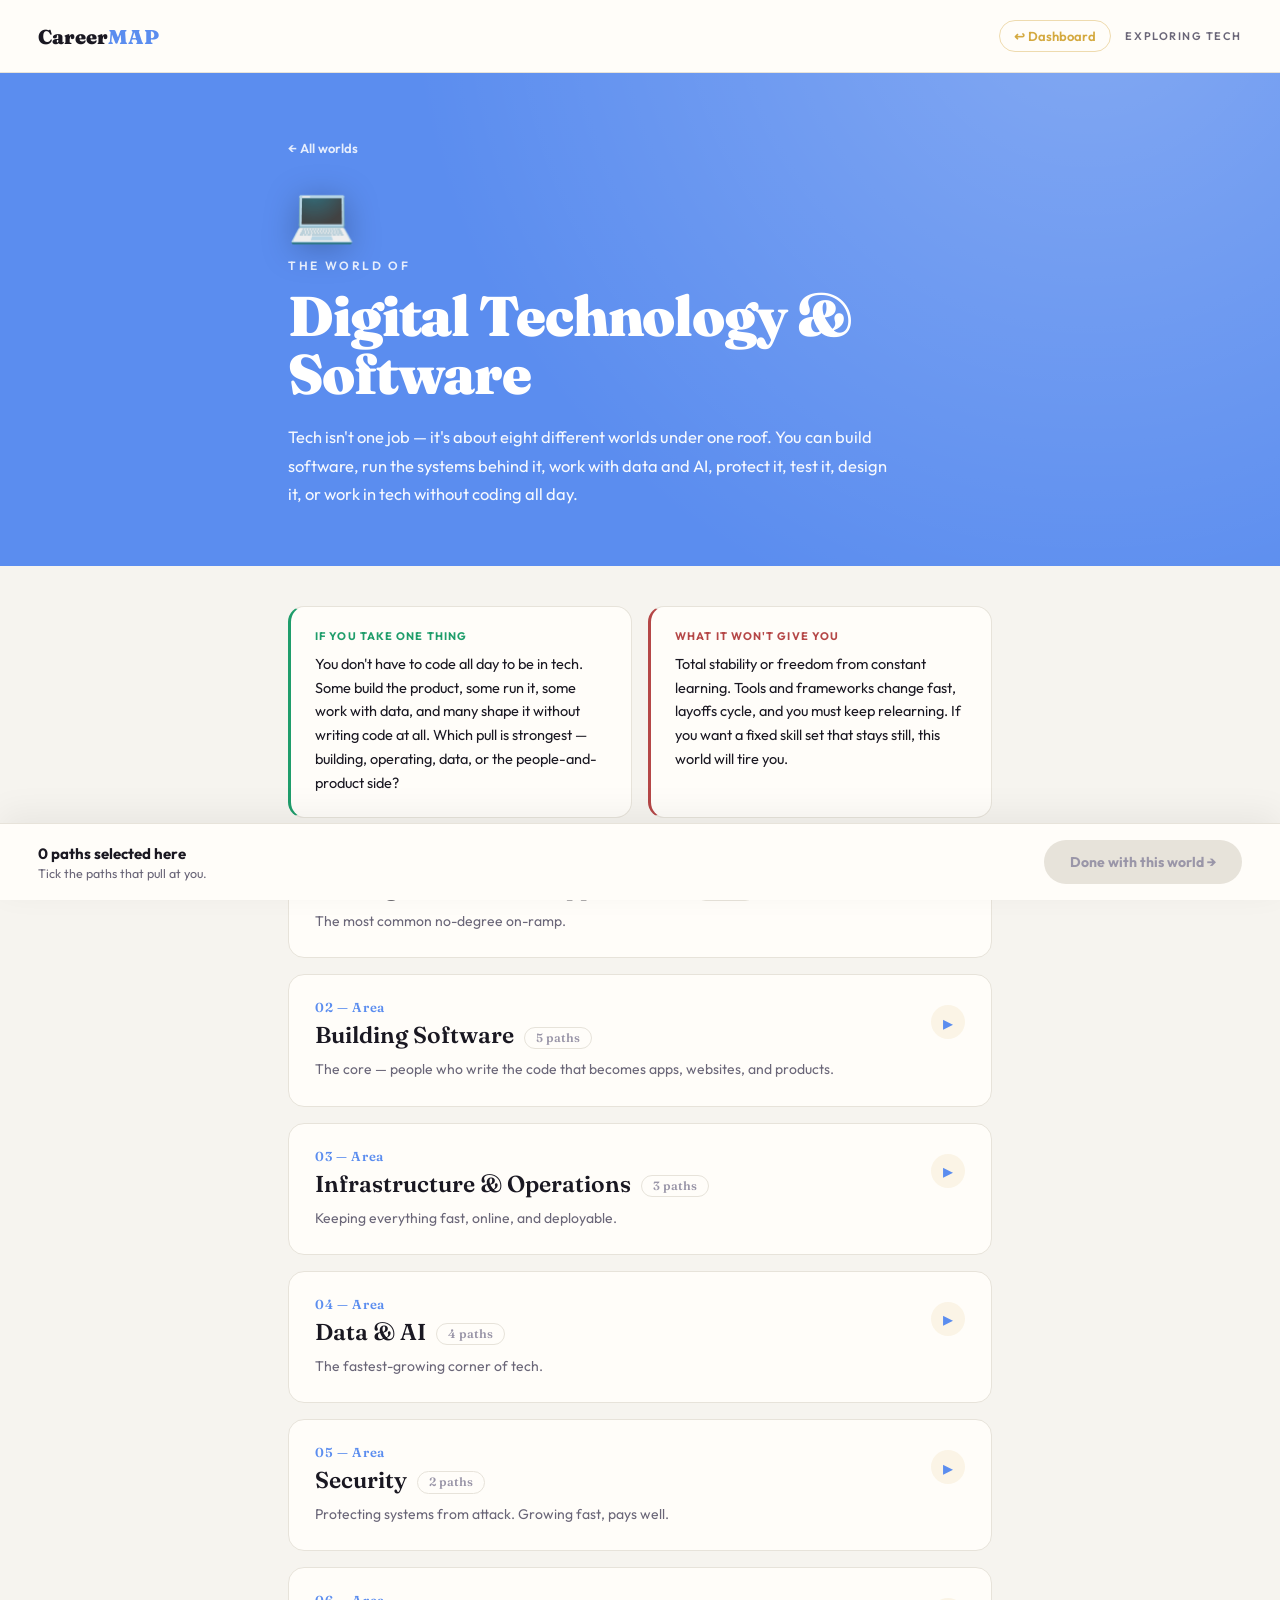
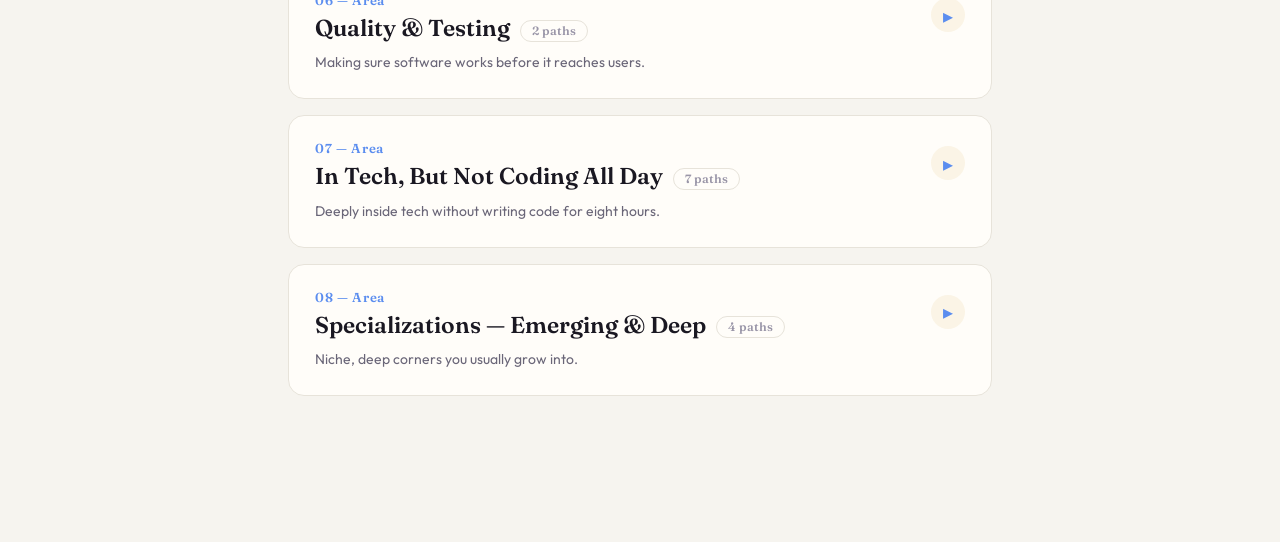
<file: frontend/world-explore.html>
<!DOCTYPE html>
<html lang="en">
<head>
  <meta charset="UTF-8" />
  <meta name="viewport" content="width=device-width, initial-scale=1.0" />
  <title>CareerMAP — Explore</title>
  <link rel="preconnect" href="https://fonts.googleapis.com" />
  <link href="https://fonts.googleapis.com/css2?family=Fraunces:ital,opsz,wght@0,9..144,400;0,9..144,600;0,9..144,900;1,9..144,500&family=Outfit:wght@300;400;500;600;700;800&display=swap" rel="stylesheet" />
  <style>
    :root{
      --bg:#f6f4ef;--paper:#fffdf9;--text:#1a1822;--muted:#6a6678;--faint:#9a96a8;
      --accent:#d4a93f;--accent-soft:rgba(212,169,63,.1);--border:#e7e3da;
      --red:#b54747;--red-bg:#fdf3f3;--green:#1f9d6b;--green-soft:rgba(31,157,107,.08);
      --cross:#3a6ea5;--cross-soft:rgba(58,110,165,.1);
    }
    *{box-sizing:border-box;margin:0;padding:0;}
    body{font-family:'Outfit',sans-serif;background:var(--bg);color:var(--text);min-height:100vh;padding-bottom:130px;}
    .nav{padding:20px 38px;display:flex;justify-content:space-between;align-items:center;background:var(--paper);border-bottom:1px solid var(--border);position:sticky;top:0;z-index:30;}
    .brand{font-family:'Fraunces',serif;font-size:20px;font-weight:900;}
    .brand span{color:var(--accent);}
    .nav-label{font-size:11px;font-weight:600;color:var(--muted);text-transform:uppercase;letter-spacing:.14em;}
    .hidden{display:none!important;}

    .status{text-align:center;padding:120px 24px;color:var(--muted);}
    .status .spinner{width:40px;height:40px;border:3px solid var(--border);border-top-color:var(--accent);border-radius:50%;animation:spin .9s linear infinite;margin:0 auto 18px;}
    @keyframes spin{to{transform:rotate(360deg);}}
    .errbox{max-width:600px;margin:0 auto;text-align:left;background:var(--red-bg);border:1px solid #f0cfcf;border-radius:12px;padding:22px;color:#7a2020;line-height:1.6;font-size:14px;}
    .errbox a{color:var(--accent);font-weight:700;}
    .errbox code{background:#fff;padding:2px 6px;border-radius:5px;border:1px solid #f0cfcf;}

    /* ===== EDITORIAL MASTHEAD ===== */
    .masthead{position:relative;overflow:hidden;background:var(--accent);color:#fff;}
    .masthead::before{content:"";position:absolute;inset:0;background:radial-gradient(circle at 85% -20%,rgba(255,255,255,.25),transparent 55%);} 
    .masthead-inner{position:relative;max-width:760px;margin:0 auto;padding:64px 28px 58px;}
    .mh-back{display:inline-flex;align-items:center;gap:7px;color:rgba(255,255,255,.85);text-decoration:none;font-size:13px;font-weight:600;margin-bottom:30px;transition:.15s;}
    .mh-back:hover{color:#fff;}
    .mh-glyph{font-size:54px;line-height:1;margin-bottom:18px;filter:drop-shadow(0 4px 16px rgba(0,0,0,.25));}
    .mh-kicker{font-size:12px;font-weight:600;letter-spacing:.22em;text-transform:uppercase;opacity:.85;margin-bottom:14px;}
    .mh-title{font-family:'Fraunces',serif;font-size:clamp(34px,6vw,56px);font-weight:900;line-height:1.04;letter-spacing:-.02em;margin-bottom:20px;}
    .mh-intro{font-size:16.5px;line-height:1.7;max-width:600px;opacity:.95;}

    .reading{max-width:760px;margin:0 auto;padding:0 28px;}

    /* one-thing / wont-give editorial pull quotes */
    .pull{display:grid;grid-template-columns:1fr 1fr;gap:16px;margin:40px 0 8px;}
    @media(max-width:620px){.pull{grid-template-columns:1fr;}}
    .pull-card{background:var(--paper);border:1px solid var(--border);border-radius:16px;padding:22px 24px;}
    .pull-card.keep{border-left:3px solid var(--green);}
    .pull-card.warn{border-left:3px solid var(--red);}
    .pull-label{font-size:11px;font-weight:700;text-transform:uppercase;letter-spacing:.1em;margin-bottom:9px;}
    .pull-card.keep .pull-label{color:var(--green);}
    .pull-card.warn .pull-label{color:var(--red);}
    .pull-text{font-size:14.5px;line-height:1.65;color:var(--text);}

    /* family sections — now boxed clickable cards */
    .fam{margin-bottom:16px;}
    .fam-header{padding:24px 26px;cursor:pointer;display:flex;align-items:flex-start;gap:16px;
      border:1.5px solid var(--border);border-radius:16px;background:var(--paper);
      transition:border-color .16s, box-shadow .16s, background .16s;}
    .fam-header:hover{border-color:var(--accent);box-shadow:0 6px 22px rgba(0,0,0,.07);}
    .fam.open .fam-header{border-color:var(--accent);background:var(--accent-soft);
      border-bottom-left-radius:0;border-bottom-right-radius:0;box-shadow:none;}
    .fam-header-text{flex:1;}
    .fam-num{font-family:'Fraunces',serif;font-size:13px;font-weight:600;color:var(--accent);margin-bottom:7px;letter-spacing:.05em;}
    .fam-name{font-family:'Fraunces',serif;font-size:23px;font-weight:600;line-height:1.18;margin-bottom:9px;}
    .fam-blurb{font-size:14px;line-height:1.65;color:var(--muted);max-width:620px;}
    .fam-chevron{font-size:20px;color:var(--accent);margin-top:6px;transition:transform .2s;flex-shrink:0;
      width:34px;height:34px;border-radius:50%;background:var(--accent-soft);display:flex;align-items:center;justify-content:center;}
    .fam.open .fam-chevron{transform:rotate(90deg);background:rgba(212,169,63,.25);}
    .fam-count{display:inline-block;font-size:12px;font-weight:600;color:var(--faint);background:var(--paper);border:1px solid var(--border);border-radius:20px;padding:3px 11px;margin-left:10px;vertical-align:middle;}
    .fam-picked-badge{display:inline-block;font-size:12px;font-weight:700;color:var(--accent);margin-left:8px;}
    /* expanded body sits attached under the card, boxed to match */
    .fam-body{padding:26px;border:1.5px solid var(--accent);border-top:none;
      border-bottom-left-radius:16px;border-bottom-right-radius:16px;background:var(--paper);}

    /* whole-family pick banner */
    .whole-fam{display:flex;align-items:center;gap:14px;padding:16px 18px;border:1.5px dashed var(--accent);border-radius:14px;background:var(--accent-soft);cursor:pointer;margin-bottom:18px;transition:.16s;}
    .whole-fam:hover{background:rgba(212,169,63,.16);}
    .whole-fam.picked{border-style:solid;background:rgba(212,169,63,.2);}
    .wf-check{width:24px;height:24px;border:2px solid var(--accent);border-radius:7px;display:flex;align-items:center;justify-content:center;font-size:14px;color:#fff;flex-shrink:0;transition:.15s;}
    .whole-fam.picked .wf-check{background:var(--accent);}
    .wf-body{flex:1;}
    .wf-title{font-size:15px;font-weight:700;margin-bottom:2px;}
    .wf-sub{font-size:12.5px;color:var(--muted);line-height:1.45;}
    .fam-or{text-align:center;font-size:11px;font-weight:700;text-transform:uppercase;letter-spacing:.12em;color:var(--faint);margin-bottom:16px;}

    /* role = editorial entry */
    .role{position:relative;padding:22px 22px 22px 60px;border-radius:14px;cursor:pointer;transition:background .16s;margin-bottom:6px;}
    .role:hover{background:var(--paper);}
    .role.picked{background:var(--accent-soft);}
    .role-check{position:absolute;left:20px;top:23px;width:24px;height:24px;border:2px solid var(--faint);border-radius:7px;display:flex;align-items:center;justify-content:center;font-size:14px;color:#fff;transition:.15s;}
    .role.picked .role-check{background:var(--accent);border-color:var(--accent);}
    .role-top{display:flex;align-items:baseline;gap:10px;flex-wrap:wrap;margin-bottom:7px;}
    .role-name{font-size:18px;font-weight:700;letter-spacing:-.01em;}
    .role-tag{font-size:10px;font-weight:700;text-transform:uppercase;letter-spacing:.05em;padding:3px 9px;border-radius:5px;background:var(--accent-soft);color:#9c7a1e;}
    .role-cross{font-size:10px;font-weight:700;text-transform:uppercase;letter-spacing:.05em;padding:3px 9px;border-radius:5px;background:var(--cross-soft);color:var(--cross);}
    .role-desc{font-size:14.5px;line-height:1.68;color:#3a3746;margin-bottom:10px;}
    .role-real{font-size:13px;line-height:1.6;color:#8a3030;background:var(--red-bg);border:1px solid #f2d8d8;border-radius:9px;padding:11px 14px;margin-bottom:8px;}
    .role-real b{font-weight:700;}
    /* access marker */
    .role-access{font-size:10px;font-weight:700;text-transform:uppercase;letter-spacing:.05em;padding:3px 9px;border-radius:5px;}
    .acc-green{background:rgba(31,157,107,.12);color:var(--green);}
    .acc-yellow{background:rgba(212,169,63,.14);color:#9c7a1e;}
    .acc-red{background:var(--red-bg);color:var(--red);}
    /* extra role detail lines */
    .role-extra{font-size:13px;line-height:1.6;color:#4a4757;margin-top:7px;}
    .role-extra b{color:#2a2736;font-weight:700;}

    /* decision screen */
    .decision{max-width:640px;margin:0 auto;padding:80px 28px;text-align:center;}
    .dec-badge{display:inline-flex;align-items:center;gap:8px;background:var(--green-soft);color:var(--green);border:1px solid rgba(31,157,107,.3);border-radius:30px;padding:9px 20px;font-weight:700;font-size:14px;margin-bottom:24px;}
    .dec-q{font-family:'Fraunces',serif;font-size:33px;font-weight:900;line-height:1.12;margin-bottom:16px;letter-spacing:-.01em;}
    .dec-sub{font-size:15px;color:var(--muted);line-height:1.65;margin-bottom:24px;}
    .dec-picks{background:var(--paper);border:1px solid var(--border);border-left:3px solid var(--accent);border-radius:14px;padding:20px 24px;margin-bottom:34px;text-align:left;}
    .dec-picks .dp-title{font-size:12px;font-weight:700;text-transform:uppercase;letter-spacing:.08em;color:var(--accent);margin-bottom:12px;}
    .dec-picks .dp-role{font-weight:600;font-size:14.5px;padding:7px 0;border-bottom:1px solid var(--border);display:flex;align-items:center;gap:9px;}
    .dec-picks .dp-role:last-child{border-bottom:none;}
    .dec-picks .dp-role::before{content:"✓";color:var(--green);font-weight:800;}
    .dec-btns{display:flex;gap:12px;justify-content:center;flex-wrap:wrap;}

    .action-bar{position:fixed;bottom:0;left:0;width:100%;background:var(--paper);border-top:1px solid var(--border);padding:16px 38px;display:flex;justify-content:space-between;align-items:center;box-shadow:0 -10px 34px rgba(0,0,0,.06);z-index:30;}
    .action-info{font-weight:700;font-size:15px;}
    .action-hint{font-size:12.5px;color:var(--muted);margin-top:2px;}
    .btn{padding:13px 26px;border-radius:30px;font-weight:700;font-size:14px;cursor:pointer;font-family:inherit;border:none;transition:.2s;text-decoration:none;display:inline-block;}
    .btn-ghost{background:none;border:1px solid var(--border);color:var(--text);}
    .btn-ghost:hover{border-color:var(--text);}
    .btn-primary{background:var(--accent);color:#1a1305;}
    .btn-primary:hover:not(:disabled){transform:translateY(-1px);box-shadow:0 10px 26px rgba(212,169,63,.3);}
    .btn-primary:disabled{background:var(--border);color:var(--faint);cursor:not-allowed;}
  </style>
</head>
<body>
  <div class="nav">
    <div class="brand">Career<span>MAP</span></div>
    <div style="display:flex;align-items:center;gap:14px;"><a href="profile.html" style="text-decoration:none;color:#d4a93f;font-size:13px;font-weight:600;border:1px solid rgba(212,169,63,.4);padding:7px 14px;border-radius:20px;white-space:nowrap;">↩ Dashboard</a><div class="nav-label" id="nav-label">Exploring</div></div>
  </div>

  <div id="status" class="status">
    <div class="spinner"></div>
    <p style="font-family:'Fraunces',serif;font-size:18px;">Opening this world…</p>
  </div>

  <!-- EXPLORE -->
  <div id="explore" class="hidden">
    <div class="masthead" id="masthead">
      <div class="masthead-inner">
        <a class="mh-back" href="world.html">← All worlds</a>
        <div class="mh-glyph" id="mh-glyph">🧭</div>
        <div class="mh-kicker">The World Of</div>
        <h1 class="mh-title" id="mh-title"></h1>
        <p class="mh-intro" id="mh-intro"></p>
      </div>
    </div>

    <div class="reading">
      <div class="pull" id="pull-row">
        <div class="pull-card keep">
          <div class="pull-label">If you take one thing</div>
          <div class="pull-text" id="one-thing"></div>
        </div>
        <div class="pull-card warn">
          <div class="pull-label">What it won't give you</div>
          <div class="pull-text" id="wont-give"></div>
        </div>
      </div>

      <div id="families"></div>
    </div>
  </div>

  <!-- DECISION -->
  <div id="decision" class="hidden">
    <div class="decision">
      <div class="dec-badge" id="dec-badge">✓ Explored</div>
      <h1 class="dec-q">Add another world, or continue with this?</h1>
      <p class="dec-sub" id="dec-sub"></p>
      <div class="dec-picks" id="dec-picks"></div>
      <div class="dec-btns">
        <button class="btn btn-ghost" onclick="addAnother()">+ Explore another world</button>
        <button class="btn btn-primary" onclick="continueOn()">Continue with what I have →</button>
      </div>
    </div>
  </div>

  <!-- action bar -->
  <div class="action-bar hidden" id="action-bar">
    <div>
      <div class="action-info" id="action-info">0 paths selected here</div>
      <div class="action-hint" id="action-hint">Tick the paths that pull at you.</div>
    </div>
    <button class="btn btn-primary" id="done-btn" disabled onclick="finishWorld()">Done with this world →</button>
  </div>

  <script src="config.js"></script>
  <script src="userstore.js"></script>
  <script>
    const CONTENT_URL="industries.json";
    const ACCENTS={
      tech:"#5b8def", manufacturing:"#e2843b", engineering:"#7c6cf0", trades:"#c98a3a",
      finance:"#3fae7a", entrepreneurship:"#e0653f", healthcare:"#e0607d", academics:"#5aa0d6",
      creative:"#d265c2", government:"#6d7fc4", agriculture:"#8aab3e", sustainability:"#4cb588",
      retail:"#e09a3c", hospitality:"#d6735a", athletics:"#4aa3c4", business:"#b98ad6"
    };

    let DATA=null, world=null, currentKey=null, picks={};
    let openFamilies={};  // tracks which family indexes are expanded

    async function init(){
      currentKey=userStore.get("explore_current");
      picks=JSON.parse(userStore.get("explore_selections_raw")||"{}");
      try{
        const res=await fetch(CONTENT_URL);
        if(!res.ok) throw new Error("HTTP "+res.status);
        DATA=await res.json();
      }catch(err){ showError(err.message); return; }

      world=(DATA.industries||[]).find(i=>i.key===currentKey&&i.enabled!==false)
          ||(DATA.industries||[]).find(i=>i.enabled!==false);
      if(!world){ showError("No industries available."); return; }
      currentKey=world.key;
      if(!picks[currentKey]) picks[currentKey]={};

      // apply this world's accent
      const accent=ACCENTS[world.key]||"#d4a93f";
      document.documentElement.style.setProperty("--accent",accent);

      document.getElementById("status").classList.add("hidden");
      document.getElementById("explore").classList.remove("hidden");
      document.getElementById("action-bar").classList.remove("hidden");
      renderWorld();
    }

    function showError(msg){
      document.getElementById("status").innerHTML=`<div class="errbox">
        <strong>Couldn't load this world.</strong><br><br>
        Make sure <code>industries.json</code> is in the same folder and you opened this via Live Server.
        If you arrived here directly, <a href="world.html">start from world selection →</a><br><br>
        <span style="opacity:.7;">(${msg})</span></div>`;
    }

    function renderWorld(){
      document.getElementById("nav-label").textContent=`Exploring ${world.short||world.name}`;
      document.getElementById("mh-glyph").textContent=world.icon||"🧭";
      document.getElementById("mh-title").textContent=world.name;
      document.getElementById("mh-intro").textContent=world.intro||"";

      // pull quotes (hide if absent)
      const pr=document.getElementById("pull-row");
      if(world.one_thing||world.wont_give){
        document.getElementById("one-thing").textContent=world.one_thing||"—";
        document.getElementById("wont-give").textContent=world.wont_give||"—";
        pr.classList.remove("hidden");
      } else { pr.classList.add("hidden"); }

      const fc=document.getElementById("families"); fc.innerHTML="";
      let fnum=0;
      world.families.forEach((fam, famIndex)=>{
        const roles=fam.roles.filter(r=>r.enabled!==false);
        if(roles.length===0) return;
        fnum++;
        const isOpen = !!openFamilies[famIndex];

        const sec=document.createElement("div");
        sec.className="fam"+(isOpen?" open":"");

        // count how many picks are in this family (for a badge)
        const allId=`${fam.name}::__ALL__`;
        let pickedInFam=0;
        Object.keys(picks[currentKey]||{}).forEach(id=>{ if(id.startsWith(fam.name+"::")) pickedInFam++; });
        const pickedBadge = pickedInFam>0 ? `<span class="fam-picked-badge">● ${pickedInFam} selected</span>` : "";

        // clickable header (always visible)
        const header=document.createElement("div");
        header.className="fam-header";
        header.innerHTML=`
          <div class="fam-header-text">
            <div class="fam-num">${String(fnum).padStart(2,"0")} — Area</div>
            <div class="fam-name">${fam.name}<span class="fam-count">${roles.length} path${roles.length===1?"":"s"}</span>${pickedBadge}</div>
            ${fam.blurb?`<div class="fam-blurb">${fam.blurb}</div>`:""}
          </div>
          <div class="fam-chevron">▸</div>`;
        header.onclick=()=>{ const y=window.scrollY; openFamilies[famIndex]=!openFamilies[famIndex]; renderWorld(); window.scrollTo({top:y}); };
        sec.appendChild(header);

        // body (roles) — only built when open
        if(isOpen){
          const body=document.createElement("div");
          body.className="fam-body";

          // whole-family pick option
          const allPicked=!!picks[currentKey][allId];
          const whole=document.createElement("div");
          whole.className=`whole-fam${allPicked?" picked":""}`;
          whole.innerHTML=`<div class="wf-check">${allPicked?"✓":""}</div>
            <div class="wf-body">
              <div class="wf-title">Take this whole area</div>
              <div class="wf-sub">Learn the shared foundations of ${fam.name} first, then specialize. Best if you're drawn to the area but not sure which exact role yet.</div>
            </div>`;
          whole.onclick=(e)=>{ e.stopPropagation(); toggleRole(allId); };
          body.appendChild(whole);
          body.insertAdjacentHTML("beforeend",`<div class="fam-or">— or pick specific paths —</div>`);

          roles.forEach(r=>{
            const id=`${fam.name}::${r.name}`;
            const picked=!!picks[currentKey][id];
            const role=document.createElement("div");
            role.className=`role${picked?" picked":""}`;
            const cross=r.cross_link?`<span class="role-cross">→ ${r.cross_link}</span>`:"";
            // access marker
            let accHtml="";
            if(r.access==="green") accHtml=`<span class="role-access acc-green">🟢 Learnable here</span>`;
            else if(r.access==="yellow") accHtml=`<span class="role-access acc-yellow">🟡 Course / credential</span>`;
            else if(r.access==="red") accHtml=`<span class="role-access acc-red">🔴 Degree / licence</span>`;
            role.innerHTML=`<div class="role-check">${picked?"✓":""}</div>
              <div class="role-top">
                <span class="role-name">${r.name}</span>
                ${r.tag?`<span class="role-tag">${r.tag}</span>`:""}${accHtml}${cross}
              </div>
              <div class="role-desc">${r.description||""}</div>
              ${r.day_to_day?`<div class="role-extra"><b>A typical day:</b> ${r.day_to_day}</div>`:""}
              ${r.where_it_leads?`<div class="role-extra"><b>Where it leads:</b> ${r.where_it_leads}</div>`:""}
              ${r.needs?`<div class="role-extra"><b>What it takes:</b> ${r.needs}</div>`:""}
              ${r.reality?`<div class="role-real" style="margin-top:8px;"><b>Honest reality:</b> ${r.reality}</div>`:""}`;
            role.onclick=(e)=>{ e.stopPropagation(); toggleRole(id); };
            body.appendChild(role);
          });
          sec.appendChild(body);
        }
        fc.appendChild(sec);
      });
      updateBar();
      if(!window._exploreRendered){ window.scrollTo({top:0,behavior:"smooth"}); window._exploreRendered=true; }
    }

    function toggleRole(id){
      const y=window.scrollY;
      if(picks[currentKey][id]) delete picks[currentKey][id];
      else picks[currentKey][id]=true;
      saveAll(); renderWorld();
      window.scrollTo({top:y});
    }
    function worldCount(){ return Object.keys(picks[currentKey]||{}).length; }
    function updateBar(){
      const n=worldCount();
      document.getElementById("action-info").textContent=`${n} path${n===1?"":"s"} selected here`;
      document.getElementById("action-hint").textContent=n===0?"Tick the paths that pull at you.":`In ${world.short||world.name}.`;
      document.getElementById("done-btn").disabled=n===0;
    }

    function finishWorld(){
      if(worldCount()===0) return;
      saveAll(); buildClean();
      document.getElementById("explore").classList.add("hidden");
      document.getElementById("action-bar").classList.add("hidden");
      document.getElementById("decision").classList.remove("hidden");
      document.getElementById("nav-label").textContent="Nice work";
      document.getElementById("dec-badge").textContent=`✓ Explored ${world.short||world.name}`;
      const exploredCount=Object.keys(picks).filter(k=>Object.keys(picks[k]).length>0).length;
      const totalPaths=Object.values(picks).reduce((s,o)=>s+Object.keys(o).length,0);
      document.getElementById("dec-sub").textContent=`You've explored ${exploredCount} world${exploredCount===1?"":"s"} and chosen ${totalPaths} path${totalPaths===1?"":"s"} in total. Add another world, or move on to decide what to explore first?`;
      const dp=document.getElementById("dec-picks");
      dp.innerHTML=`<div class="dp-title">${world.name}</div>`;
      Object.keys(picks[currentKey]).forEach(id=>{
        const [family,role]=id.split("::");
        const label = role==="__ALL__" ? `${family} — whole area` : role;
        dp.innerHTML+=`<div class="dp-role">${label}</div>`;
      });
      window.scrollTo({top:0,behavior:"smooth"});
    }
    function addAnother(){ window.location.href="world.html"; }
    function continueOn(){ buildClean(); window.location.href="gather.html"; }

    function buildClean(){
      const clean=[];
      (DATA.industries||[]).forEach(ind=>{
        const p=picks[ind.key]; if(!p) return;
        Object.keys(p).forEach(id=>{
          const [family,role]=id.split("::");
          if(role==="__ALL__"){
            clean.push({industry:ind.name,industry_key:ind.key,family,role:`${family} (whole area)`,whole_family:true});
          } else {
            clean.push({industry:ind.name,industry_key:ind.key,family,role,whole_family:false});
          }
        });
      });
      userStore.set("explore_selections",JSON.stringify(clean));
    }
    function saveAll(){ userStore.set("explore_selections_raw",JSON.stringify(picks)); }

    init();
  </script>
</body>
</html>
</file>
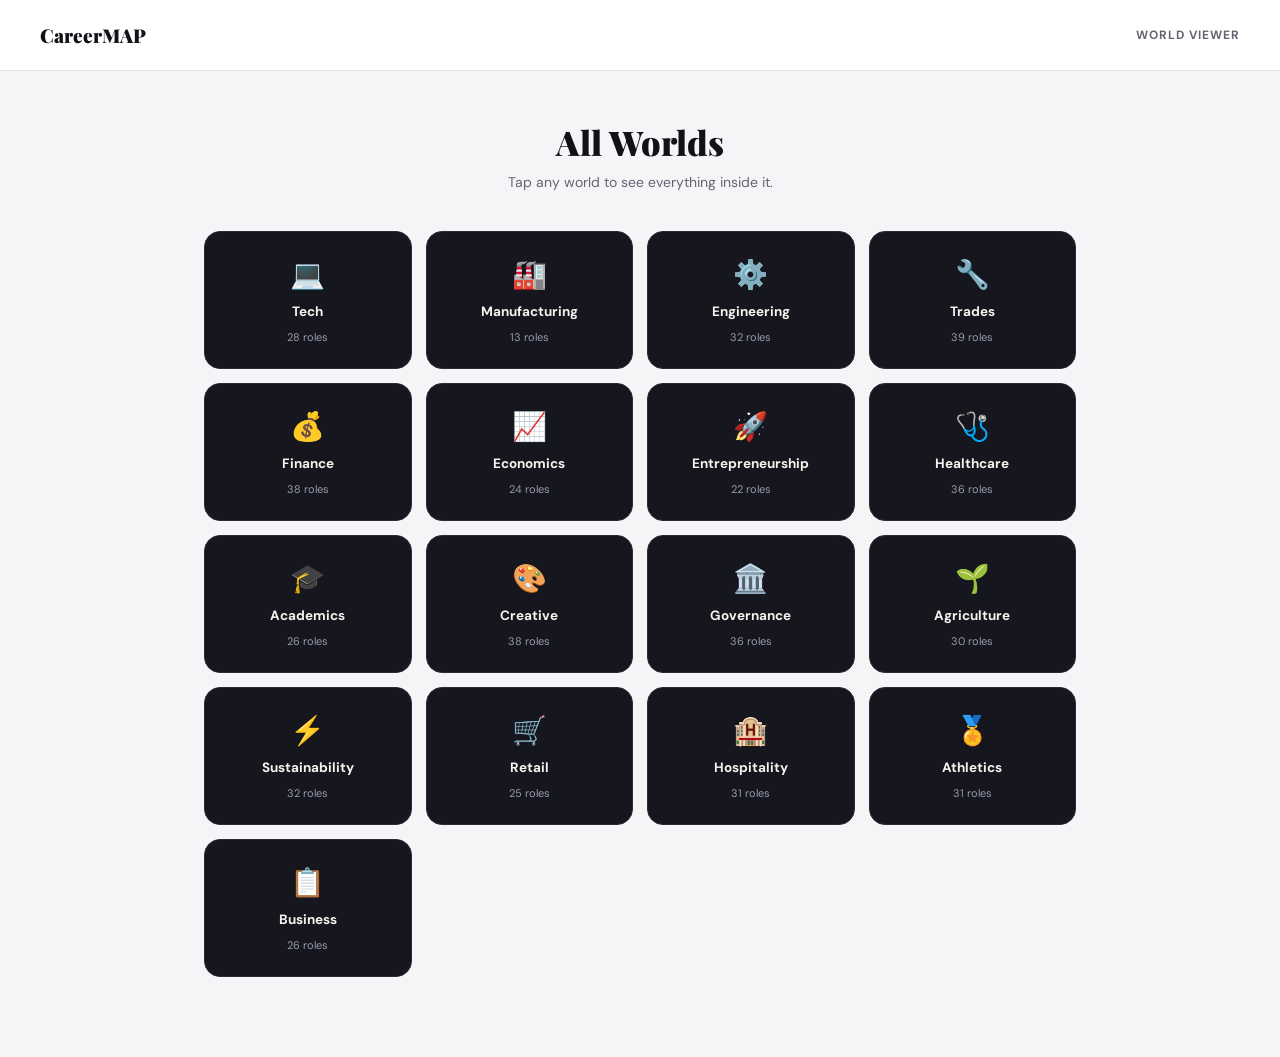
<file: frontend/world-viewer.html>
<!DOCTYPE html>
<html lang="en">
<head>
  <meta charset="UTF-8" />
  <meta name="viewport" content="width=device-width, initial-scale=1.0" />
  <title>CareerMAP — World Viewer</title>
  <link rel="preconnect" href="https://fonts.googleapis.com" />
  <link href="https://fonts.googleapis.com/css2?family=Playfair+Display:ital,wght@0,700;0,900;1,400&family=DM+Sans:wght@400;500;600;700&display=swap" rel="stylesheet" />
  <style>
    :root {
      --bg:#f4f5f7; --card:#ffffff; --text:#111118; --muted:#646473;
      --gold:#b38b22; --gold-soft:rgba(179,139,34,0.08); --gold-glow:rgba(179,139,34,0.15);
      --border:#e2e4e9; --red:#b54747; --red-bg:#fff5f5; --ink:#1a1a22; --tile:#16161e;
    }
    *{box-sizing:border-box;margin:0;padding:0;}
    body{font-family:'DM Sans',sans-serif;background:var(--bg);color:var(--text);min-height:100vh;padding-bottom:80px;}
    .nav{padding:22px 40px;display:flex;justify-content:space-between;align-items:center;border-bottom:1px solid var(--border);background:#fff;position:sticky;top:0;z-index:30;}
    .brand{font-family:'Playfair Display',serif;font-size:19px;font-weight:900;}
    .nav-label{font-size:12px;font-weight:700;color:var(--muted);text-transform:uppercase;letter-spacing:0.08em;}
    .container{max-width:920px;margin:0 auto;padding:48px 24px 0;}

    /* loader / error */
    .status{text-align:center;padding:100px 24px;color:var(--muted);}
    .status .spinner{width:38px;height:38px;border:3px solid var(--border);border-top-color:var(--gold);border-radius:50%;animation:spin .9s linear infinite;margin:0 auto 18px;}
    @keyframes spin{to{transform:rotate(360deg);}}
    .errbox{max-width:620px;margin:0 auto;text-align:left;background:var(--red-bg);border:1px solid #fbd5d5;border-radius:10px;padding:22px 24px;color:#7a2020;line-height:1.6;font-size:14px;}
    .errbox code{background:#fff;padding:1px 6px;border-radius:4px;border:1px solid #f0c0c0;}

    /* grid of world tiles */
    .grid{display:grid;grid-template-columns:repeat(4,1fr);gap:14px;}
    @media (max-width:820px){.grid{grid-template-columns:repeat(3,1fr);}}
    @media (max-width:540px){.grid{grid-template-columns:repeat(2,1fr);}}
    .tile{position:relative;border-radius:16px;padding:24px 14px;background:var(--tile);border:1px solid #2a2a38;cursor:pointer;text-align:center;transition:transform .15s,box-shadow .15s,border-color .15s;min-height:120px;display:flex;flex-direction:column;align-items:center;justify-content:center;gap:10px;}
    .tile:hover{transform:translateY(-3px);box-shadow:0 10px 26px rgba(0,0,0,.16);border-color:#3a3a4e;}
    .tile-icon{font-size:28px;}
    .tile-name{font-size:13.5px;font-weight:700;color:#f5f4f0;}
    .tile-count{font-size:11px;color:#9a9ab0;}

    .page-title{font-family:'Playfair Display',serif;font-size:34px;font-weight:900;text-align:center;margin-bottom:8px;}
    .page-sub{text-align:center;color:var(--muted);font-size:14px;margin-bottom:40px;}

    /* world detail */
    .back{background:none;border:1px solid var(--border);border-radius:8px;padding:9px 18px;font-weight:700;font-size:13px;cursor:pointer;font-family:inherit;margin-bottom:28px;color:var(--text);}
    .back:hover{border-color:var(--text);}
    .step-label{font-size:11px;font-weight:700;text-transform:uppercase;letter-spacing:0.14em;color:var(--muted);margin-bottom:12px;}
    .sector-name{font-family:'Playfair Display',serif;font-size:42px;font-weight:900;line-height:1.1;margin-bottom:14px;}
    .sector-intro{font-size:15.5px;color:var(--muted);line-height:1.65;max-width:700px;margin-bottom:0;}

    .family{margin-top:48px;}
    .family-title{font-family:'Playfair Display',serif;font-size:23px;font-weight:700;margin-bottom:5px;}
    .family-blurb{font-size:14px;color:var(--muted);line-height:1.6;margin-bottom:20px;max-width:720px;}
    .role{background:var(--card);border:1px solid var(--border);border-radius:12px;padding:20px 22px;margin-bottom:12px;}
    .role-top{display:flex;align-items:baseline;justify-content:space-between;gap:12px;flex-wrap:wrap;margin-bottom:8px;}
    .role-name{font-size:17px;font-weight:700;}
    .role-tag{font-size:10px;font-weight:700;text-transform:uppercase;letter-spacing:0.05em;padding:3px 9px;border-radius:5px;white-space:nowrap;background:var(--gold-soft);color:var(--gold);}
    .role-cross{font-size:10px;font-weight:700;text-transform:uppercase;letter-spacing:0.05em;padding:3px 9px;border-radius:5px;white-space:nowrap;background:rgba(37,99,235,.09);color:#2563eb;margin-left:6px;}
    .role-what{font-size:14px;line-height:1.6;margin-bottom:8px;}
    .role-real{font-size:12.5px;line-height:1.55;color:var(--red);background:var(--red-bg);border:1px solid #fbd5d5;border-radius:7px;padding:9px 12px;}
    .role-real strong{font-style:normal;}

    .callout{margin-top:52px;background:var(--ink);color:#f5f4f0;border-radius:14px;padding:30px;}
    .callout h3{font-family:'Playfair Display',serif;font-size:20px;margin-bottom:10px;color:#fff;}
    .callout p{font-size:14px;line-height:1.7;color:#c9c9d4;}
    .notseen{margin-top:24px;border:1px dashed var(--border);border-radius:12px;padding:22px 24px;background:#fafafb;}
    .notseen h4{font-size:12px;font-weight:700;text-transform:uppercase;letter-spacing:0.08em;color:var(--muted);margin-bottom:10px;}
    .notseen p{font-size:14px;line-height:1.7;color:var(--muted);}
    .hidden{display:none!important;}
  </style>
</head>
<body>
  <div class="nav">
    <div class="brand">CareerMAP</div>
    <div class="nav-label">World Viewer</div>
  </div>

  <div id="status" class="status">
    <div class="spinner"></div>
    <p style="font-family:'Playfair Display',serif;font-size:17px;">Loading worlds…</p>
  </div>

  <!-- Grid view -->
  <div id="grid-view" class="container hidden">
    <h1 class="page-title">All Worlds</h1>
    <p class="page-sub">Tap any world to see everything inside it.</p>
    <div class="grid" id="tiles"></div>
  </div>

  <!-- Detail view -->
  <div id="detail-view" class="container hidden">
    <button class="back" onclick="showGrid()">← All Worlds</button>
    <div class="step-label">The World Of</div>
    <h1 class="sector-name" id="d-name"></h1>
    <p class="sector-intro" id="d-intro"></p>
    <div id="d-families"></div>
    <div class="callout"><h3>The one thing to take</h3><p id="d-onething"></p></div>
    <div class="notseen"><h4>What this world will not give you</h4><p id="d-wontgive"></p></div>
  </div>

  <script>
    let DATA = null;

    async function load() {
      try {
        const res = await fetch('industries.json');
        if (!res.ok) throw new Error('HTTP ' + res.status);
        DATA = await res.json();
        document.getElementById('status').classList.add('hidden');
        renderGrid();
      } catch (err) {
        document.getElementById('status').innerHTML = `
          <div class="errbox">
            <strong>Couldn't load industries.json.</strong><br><br>
            This almost always means the file is being opened directly from disk (file://), which browsers block for security.<br><br>
            <strong>The fix:</strong> run a tiny local server from the folder that contains both <code>world-viewer.html</code> and <code>industries.json</code>:<br><br>
            <code>python -m http.server 8000</code><br><br>
            Then open <code>http://localhost:8000/world-viewer.html</code> in your browser.<br><br>
            <span style="color:#555;">(Technical detail: ${err.message})</span>
          </div>`;
      }
    }

    function renderGrid() {
      const tiles = document.getElementById('tiles');
      tiles.innerHTML = '';
      DATA.industries.filter(i => i.enabled !== false).forEach(ind => {
        const roleCount = ind.families.reduce((n,f)=>n + f.roles.filter(r=>r.enabled!==false).length, 0);
        const t = document.createElement('div');
        t.className = 'tile';
        t.onclick = () => showDetail(ind.key);
        t.innerHTML = `<div class="tile-icon">${ind.icon||'🧭'}</div>
                       <div class="tile-name">${ind.short||ind.name}</div>
                       <div class="tile-count">${roleCount} roles</div>`;
        tiles.appendChild(t);
      });
      document.getElementById('grid-view').classList.remove('hidden');
    }

    function showDetail(key) {
      const ind = DATA.industries.find(i => i.key === key);
      if (!ind) return;
      document.getElementById('d-name').textContent = ind.name;
      document.getElementById('d-intro').textContent = ind.intro || '';
      document.getElementById('d-onething').textContent = ind.one_thing || '';
      document.getElementById('d-wontgive').textContent = ind.wont_give || '';

      const fams = document.getElementById('d-families');
      fams.innerHTML = '';
      ind.families.forEach(fam => {
        const enabledRoles = fam.roles.filter(r => r.enabled !== false);
        if (enabledRoles.length === 0) return;
        const block = document.createElement('div');
        block.className = 'family';
        let html = `<div class="family-title">${fam.name}</div>`;
        if (fam.blurb) html += `<div class="family-blurb">${fam.blurb}</div>`;
        enabledRoles.forEach(r => {
          const cross = r.cross_link ? `<span class="role-cross">→ ${r.cross_link}</span>` : '';
          html += `
            <div class="role">
              <div class="role-top">
                <span class="role-name">${r.name}</span>
                <span>${r.tag ? `<span class="role-tag">${r.tag}</span>` : ''}${cross}</span>
              </div>
              <div class="role-what">${r.description||''}</div>
              ${r.reality ? `<div class="role-real"><strong>Honest reality:</strong> ${r.reality}</div>` : ''}
            </div>`;
        });
        block.innerHTML = html;
        fams.appendChild(block);
      });

      document.getElementById('grid-view').classList.add('hidden');
      document.getElementById('detail-view').classList.remove('hidden');
      window.scrollTo({top:0,behavior:'smooth'});
    }

    function showGrid() {
      document.getElementById('detail-view').classList.add('hidden');
      document.getElementById('grid-view').classList.remove('hidden');
      window.scrollTo({top:0,behavior:'smooth'});
    }

    load();
  </script>
</body>
</html>
</file>
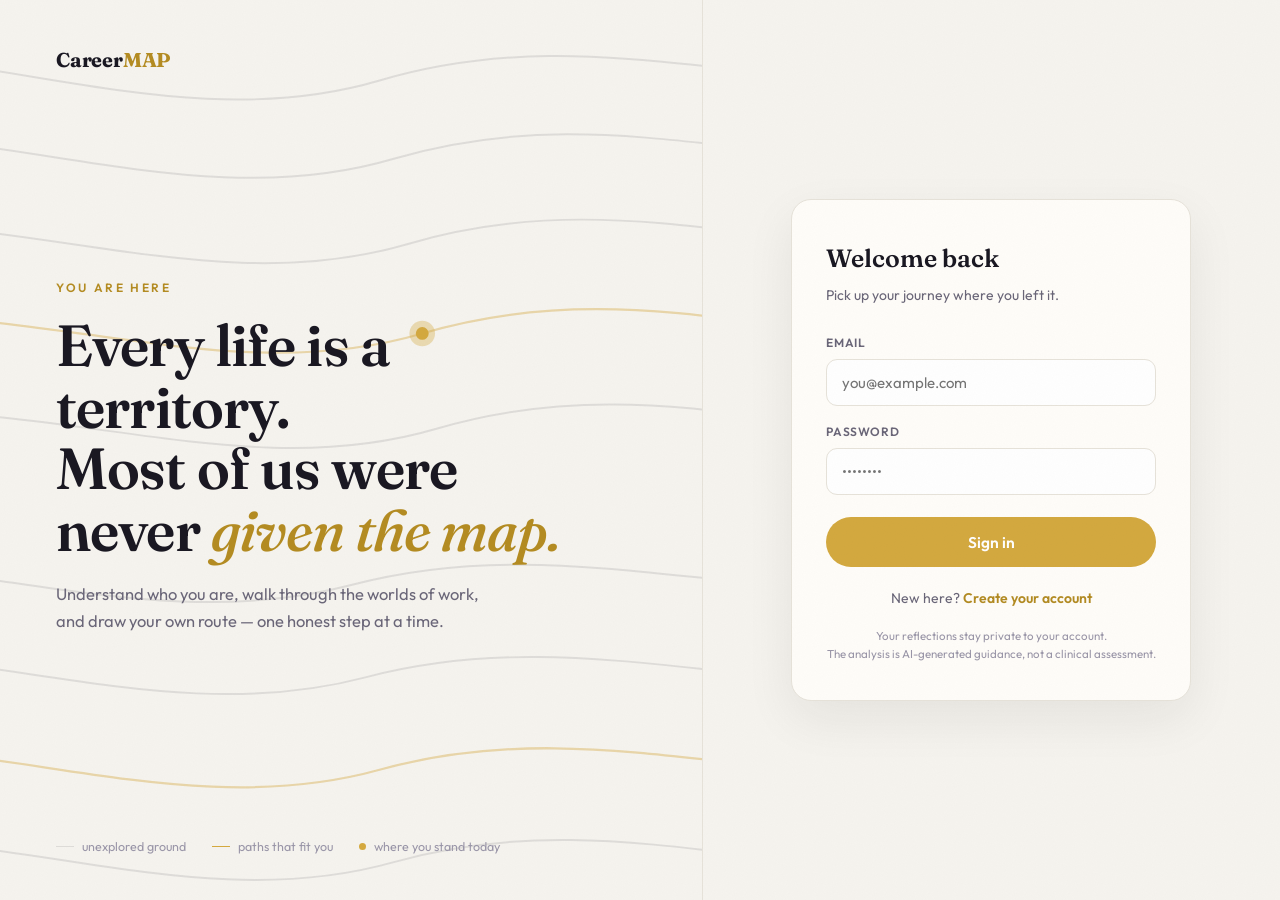
<file: frontend/world.html>
<!DOCTYPE html>
<html lang="en">
<head>
  <meta charset="UTF-8" />
  <meta name="viewport" content="width=device-width, initial-scale=1.0" />
  <title>CareerMAP — Choose Your World</title>
  <link rel="preconnect" href="https://fonts.googleapis.com" />
  <link href="https://fonts.googleapis.com/css2?family=Fraunces:ital,opsz,wght@0,9..144,400;0,9..144,600;0,9..144,900;1,9..144,500&family=Outfit:wght@300;400;500;600;700;800&display=swap" rel="stylesheet" />
  <style>
    :root{
      --bg:#0f0e14;--bg2:#16151f;--surface:#1c1b27;--surface2:#23222f;
      --text:#f4f2ec;--muted:#9b98ac;--faint:#65627a;
      --gold:#d4a93f;--gold-soft:rgba(212,169,63,.12);--border:rgba(255,255,255,.07);
      --green:#5dd39e;
    }
    *{box-sizing:border-box;margin:0;padding:0;}
    body{font-family:'Outfit',sans-serif;background:var(--bg);color:var(--text);min-height:100vh;overflow-x:hidden;}
    body::before{content:"";position:fixed;inset:0;background:
      radial-gradient(ellipse 80% 50% at 20% -10%,rgba(212,169,63,.10),transparent 60%),
      radial-gradient(ellipse 60% 50% at 90% 10%,rgba(93,211,158,.06),transparent 55%);
      pointer-events:none;z-index:0;}

    .nav{position:relative;z-index:5;padding:22px 40px;display:flex;justify-content:space-between;align-items:center;border-bottom:1px solid var(--border);backdrop-filter:blur(8px);}
    .brand{font-family:'Fraunces',serif;font-size:21px;font-weight:900;letter-spacing:-.01em;}
    .brand span{color:var(--gold);}
    .nav-label{font-size:11px;font-weight:600;color:var(--muted);text-transform:uppercase;letter-spacing:.16em;}

    .container{position:relative;z-index:2;max-width:1180px;margin:0 auto;padding:70px 28px 120px;}
    .hidden{display:none!important;}

    .hero{text-align:center;margin-bottom:18px;}
    .kicker{font-size:12px;font-weight:600;letter-spacing:.22em;text-transform:uppercase;color:var(--gold);margin-bottom:20px;}
    .hero h1{font-family:'Fraunces',serif;font-size:clamp(38px,6vw,68px);font-weight:900;line-height:1.02;letter-spacing:-.02em;margin-bottom:22px;}
    .hero h1 em{font-style:italic;font-weight:500;color:var(--gold);}
    .hero p{font-size:16px;line-height:1.7;color:var(--muted);max-width:560px;margin:0 auto;}

    /* explored progress */
    .explored{max-width:760px;margin:34px auto 0;background:var(--surface);border:1px solid var(--border);border-radius:16px;padding:18px 22px;display:flex;align-items:center;justify-content:space-between;gap:18px;flex-wrap:wrap;}
    .explored-left{font-size:14px;color:var(--muted);display:flex;align-items:center;gap:10px;flex-wrap:wrap;}
    .done-chip{display:inline-flex;align-items:center;gap:6px;background:rgba(93,211,158,.1);color:var(--green);border:1px solid rgba(93,211,158,.25);border-radius:30px;padding:5px 13px;font-size:12.5px;font-weight:600;}
    .btn-done{background:var(--gold);color:#1a1305;border:none;border-radius:30px;padding:12px 22px;font-family:inherit;font-weight:700;font-size:14px;cursor:pointer;text-decoration:none;white-space:nowrap;transition:.2s;}
    .btn-done:hover{transform:translateY(-1px);box-shadow:0 8px 24px rgba(212,169,63,.3);}

    /* recommendation */
    .recommend{position:relative;max-width:920px;margin:46px auto 0;border-radius:22px;padding:1px;background:linear-gradient(135deg,var(--gold),rgba(212,169,63,.2),transparent);overflow:hidden;}
    .recommend-inner{background:linear-gradient(160deg,var(--surface2),var(--surface));border-radius:21px;padding:32px 34px;display:flex;gap:26px;align-items:center;flex-wrap:wrap;}
    .rec-glyph{font-size:46px;line-height:1;filter:drop-shadow(0 4px 14px rgba(0,0,0,.4));}
    .rec-body{flex:1;min-width:240px;}
    .rec-tag{display:inline-block;font-size:10.5px;font-weight:700;letter-spacing:.14em;text-transform:uppercase;color:var(--gold);background:var(--gold-soft);border:1px solid rgba(212,169,63,.3);border-radius:5px;padding:5px 12px;margin-bottom:12px;}
    .rec-sector{font-family:'Fraunces',serif;font-size:27px;font-weight:600;margin-bottom:5px;}
    .rec-role{font-size:13.5px;color:var(--muted);margin-bottom:12px;}
    .rec-reason{font-size:13.5px;line-height:1.6;color:var(--muted);}

    .section-head{display:flex;align-items:baseline;justify-content:space-between;max-width:1180px;margin:64px auto 26px;gap:16px;flex-wrap:wrap;}
    .section-head h2{font-family:'Fraunces',serif;font-size:25px;font-weight:600;}
    .section-head span{font-size:13.5px;color:var(--faint);}

    /* THE GRID OF WORLDS */
    .grid{display:grid;grid-template-columns:repeat(4,1fr);gap:18px;}
    @media(max-width:980px){.grid{grid-template-columns:repeat(3,1fr);}}
    @media(max-width:680px){.grid{grid-template-columns:repeat(2,1fr);}}
    @media(max-width:440px){.grid{grid-template-columns:1fr;}}

    .world{position:relative;border-radius:20px;padding:24px 22px 22px;cursor:pointer;overflow:hidden;min-height:172px;display:flex;flex-direction:column;justify-content:space-between;
      background:var(--surface);border:1px solid var(--border);
      opacity:0;transform:translateY(16px);animation:rise .6s cubic-bezier(.2,.7,.3,1) forwards;
      transition:transform .25s cubic-bezier(.2,.7,.3,1),box-shadow .25s,border-color .25s;}
    @keyframes rise{to{opacity:1;transform:translateY(0);}}
    .world::before{content:"";position:absolute;inset:0;opacity:.16;background:radial-gradient(circle at 78% 18%,var(--accent),transparent 62%);transition:opacity .25s;}
    .world::after{content:"";position:absolute;left:0;top:0;bottom:0;width:3px;background:var(--accent);opacity:.85;}
    .world:hover{transform:translateY(-5px);box-shadow:0 18px 44px rgba(0,0,0,.45);border-color:var(--accent);}
    .world:hover::before{opacity:.32;}
    .w-glyph{font-size:34px;line-height:1;filter:drop-shadow(0 3px 10px rgba(0,0,0,.5));position:relative;z-index:1;}
    .w-body{position:relative;z-index:1;}
    .w-name{font-family:'Fraunces',serif;font-size:18px;font-weight:600;line-height:1.18;margin-bottom:5px;}
    .w-short{font-size:12px;color:var(--muted);line-height:1.4;}
    .w-rec{position:absolute;top:14px;right:14px;z-index:2;font-size:9px;font-weight:800;letter-spacing:.08em;text-transform:uppercase;background:var(--gold);color:#1a1305;padding:4px 9px;border-radius:30px;}

    /* explored/done state */
    .world.done{cursor:pointer;}
    .world.done .w-glyph,.world.done .w-name,.world.done .w-short{opacity:.4;}
    .world.done::after{background:var(--green);}
    .w-check{position:absolute;top:13px;right:13px;z-index:2;width:26px;height:26px;border-radius:50%;background:var(--green);color:#08130d;display:none;align-items:center;justify-content:center;font-size:14px;font-weight:800;}
    .world.done .w-check{display:flex;}
    .w-revisit{position:absolute;left:22px;bottom:14px;z-index:2;font-size:10px;color:var(--green);font-weight:600;letter-spacing:.02em;}

    .loading{position:relative;z-index:2;text-align:center;padding:140px 24px;color:var(--muted);}
    .spinner{width:42px;height:42px;border:3px solid var(--border);border-top-color:var(--gold);border-radius:50%;animation:spin .9s linear infinite;margin:0 auto 22px;}
    @keyframes spin{to{transform:rotate(360deg);}}
    .errbox{max-width:600px;margin:0 auto;text-align:left;background:rgba(181,71,71,.08);border:1px solid rgba(181,71,71,.3);border-radius:14px;padding:24px;color:#e8a0a0;line-height:1.6;font-size:14px;}
    .errbox code{background:rgba(0,0,0,.3);padding:2px 7px;border-radius:5px;}
  </style>
</head>
<body>
  <div class="nav">
    <div class="brand">Career<span>MAP</span></div>
    <div style="display:flex;align-items:center;gap:14px;"><a href="profile.html" style="text-decoration:none;color:#d4a93f;font-size:13px;font-weight:600;border:1px solid rgba(212,169,63,.4);padding:7px 14px;border-radius:20px;white-space:nowrap;">↩ Dashboard</a><div class="nav-label">Career Atlas</div></div>
  </div>

  <div id="loading" class="loading">
    <div class="spinner"></div>
    <p style="font-family:'Fraunces',serif;font-size:19px;">Mapping your landscape&hellip;</p>
  </div>

  <div id="main" class="container hidden">
    <div class="hero">
      <div class="kicker">Choose a World to Explore</div>
      <h1>Where does your <em>curiosity</em> pull you?</h1>
      <p>Step into one world at a time. Explore it in depth, mark what speaks to you — then add another, or move on. Tap any world to begin.</p>
    </div>

    <div class="explored hidden" id="explored"></div>

    <div class="recommend hidden" id="recommend">
      <div class="recommend-inner">
        <div class="rec-glyph" id="rec-glyph">✦</div>
        <div class="rec-body">
          <span class="rec-tag">Recommended for you</span>
          <div class="rec-sector" id="rec-sector">—</div>
          <div class="rec-role" id="rec-role"></div>
          <div class="rec-reason" id="rec-reason"></div>
        </div>
      </div>
    </div>

    <div class="section-head">
      <h2>All Worlds</h2>
      <span id="world-count"></span>
    </div>
    <div class="grid" id="grid"></div>
  </div>

  <div id="error" class="loading hidden"></div>

  <script src="config.js"></script>
  <script src="userstore.js"></script>
  <script>
    const token = localStorage.getItem("token");
    if(!token) window.location.href="index.html";
    const CONTENT_URL="industries.json";

    // a distinct accent color per industry key (modern identity)
    const ACCENTS={
      tech:"#5b8def", manufacturing:"#e2843b", engineering:"#7c6cf0", trades:"#c98a3a",
      finance:"#3fae7a", entrepreneurship:"#e0653f", healthcare:"#e0607d", academics:"#5aa0d6",
      creative:"#d265c2", government:"#6d7fc4", agriculture:"#8aab3e", sustainability:"#4cb588",
      retail:"#e09a3c", hospitality:"#d6735a", athletics:"#4aa3c4", business:"#b98ad6"
    };
    const FALLBACK="#d4a93f";

    let allIndustries=[], recommendedKey=null, recommendedRole=null, exploredKeys=[];

    async function init(){
      try{
        const res=await fetch(CONTENT_URL);
        if(!res.ok) throw new Error("HTTP "+res.status);
        const data=await res.json();
        allIndustries=(data.industries||[]).filter(i=>i.enabled!==false);
      }catch(err){
        document.getElementById("loading").classList.add("hidden");
        const e=document.getElementById("error"); e.classList.remove("hidden");
        e.innerHTML=`<div class="errbox"><strong>Couldn't load industries.json.</strong><br><br>
          Make sure <code>industries.json</code> sits in the same folder and you're using Live Server.<br><br>
          <span style="opacity:.7;">(${err.message})</span></div>`;
        return;
      }
      await tryRecommend();
      const raw=JSON.parse(userStore.get("explore_selections_raw")||"{}");
      exploredKeys=Object.keys(raw).filter(k=>raw[k]&&Object.keys(raw[k]).length>0);

      document.getElementById("loading").classList.add("hidden");
      document.getElementById("main").classList.remove("hidden");
      document.getElementById("world-count").textContent=`${allIndustries.length} worlds`;
      renderExplored(); renderGrid();
    }

    async function tryRecommend(){
      try{
        const res=await fetch(`${Config.BACKEND_URL}/quiz/world-map`,{headers:{"Authorization":`Bearer ${token}`}});
        if(!res.ok) throw new Error();
        const data=await res.json();
        const primary=(data.top_matches&&data.top_matches[0])||null;
        const recName=primary?primary.sector:null;
        recommendedRole=primary?primary.role:null;
        if(recName){
          const m=allIndustries.find(i=>i.name===recName||recName.toLowerCase().includes((i.short||"").toLowerCase())||(i.name&&recName.toLowerCase().includes(i.name.toLowerCase().split(",")[0])));
          recommendedKey=m?m.key:null;
          document.getElementById("rec-sector").textContent=m?m.name:recName;
          if(m){document.getElementById("rec-glyph").textContent=m.icon||"✦";}
        }
        document.getElementById("rec-role").textContent=recommendedRole?`Closest role: ${recommendedRole}`:"";
        document.getElementById("rec-reason").textContent=data.algorithmic_reasoning||"";
        document.getElementById("recommend").classList.remove("hidden");
      }catch{ /* quiz not done — hide rec */ }
    }

    function renderExplored(){
      const box=document.getElementById("explored");
      if(exploredKeys.length===0){box.classList.add("hidden");return;}
      const raw=JSON.parse(userStore.get("explore_selections_raw")||"{}");
      const chips=exploredKeys.map(k=>{
        const ind=allIndustries.find(i=>i.key===k);
        const n=raw[k]?Object.keys(raw[k]).length:0;
        return `<span class="done-chip">✓ ${ind?ind.short:k} · ${n}</span>`;
      }).join("");
      box.innerHTML=`<div class="explored-left"><span>Explored so far:</span>${chips}</div>
        <a class="btn-done" href="gather.html">Choose what to explore first →</a>`;
      box.classList.remove("hidden");
    }

    function renderGrid(){
      const grid=document.getElementById("grid"); grid.innerHTML="";
      allIndustries.forEach((ind,i)=>{
        const done=exploredKeys.includes(ind.key);
        const isRec=ind.key===recommendedKey&&!done;
        const accent=ACCENTS[ind.key]||FALLBACK;
        const el=document.createElement("div");
        el.className=`world${done?" done":""}`;
        el.style.setProperty("--accent",accent);
        el.style.animationDelay=`${i*0.045}s`;
        el.addEventListener("click",()=>explore(ind.key));
        el.innerHTML=`
          ${isRec?'<div class="w-rec">★ For you</div>':''}
          <div class="w-check">✓</div>
          <div class="w-glyph">${ind.icon||"🧭"}</div>
          <div class="w-body">
            <div class="w-name">${ind.short||ind.name}</div>
            <div class="w-short">${done?"":(shortLine(ind))}</div>
          </div>
          ${done?'<div class="w-revisit">explored — tap to revisit</div>':''}`;
        grid.appendChild(el);
      });
    }
    function shortLine(ind){
      // a tiny teaser: first few words of intro, or family count
      if(ind.intro){const t=ind.intro.trim();return t.length>52?t.slice(0,52).trim()+"…":t;}
      return (ind.families?ind.families.length:0)+" areas to explore";
    }

    function explore(key){
      userStore.set("explore_current",key);
      window.location.href="world-explore.html";
    }

    init();
  </script>
</body>
</html>
</file>
